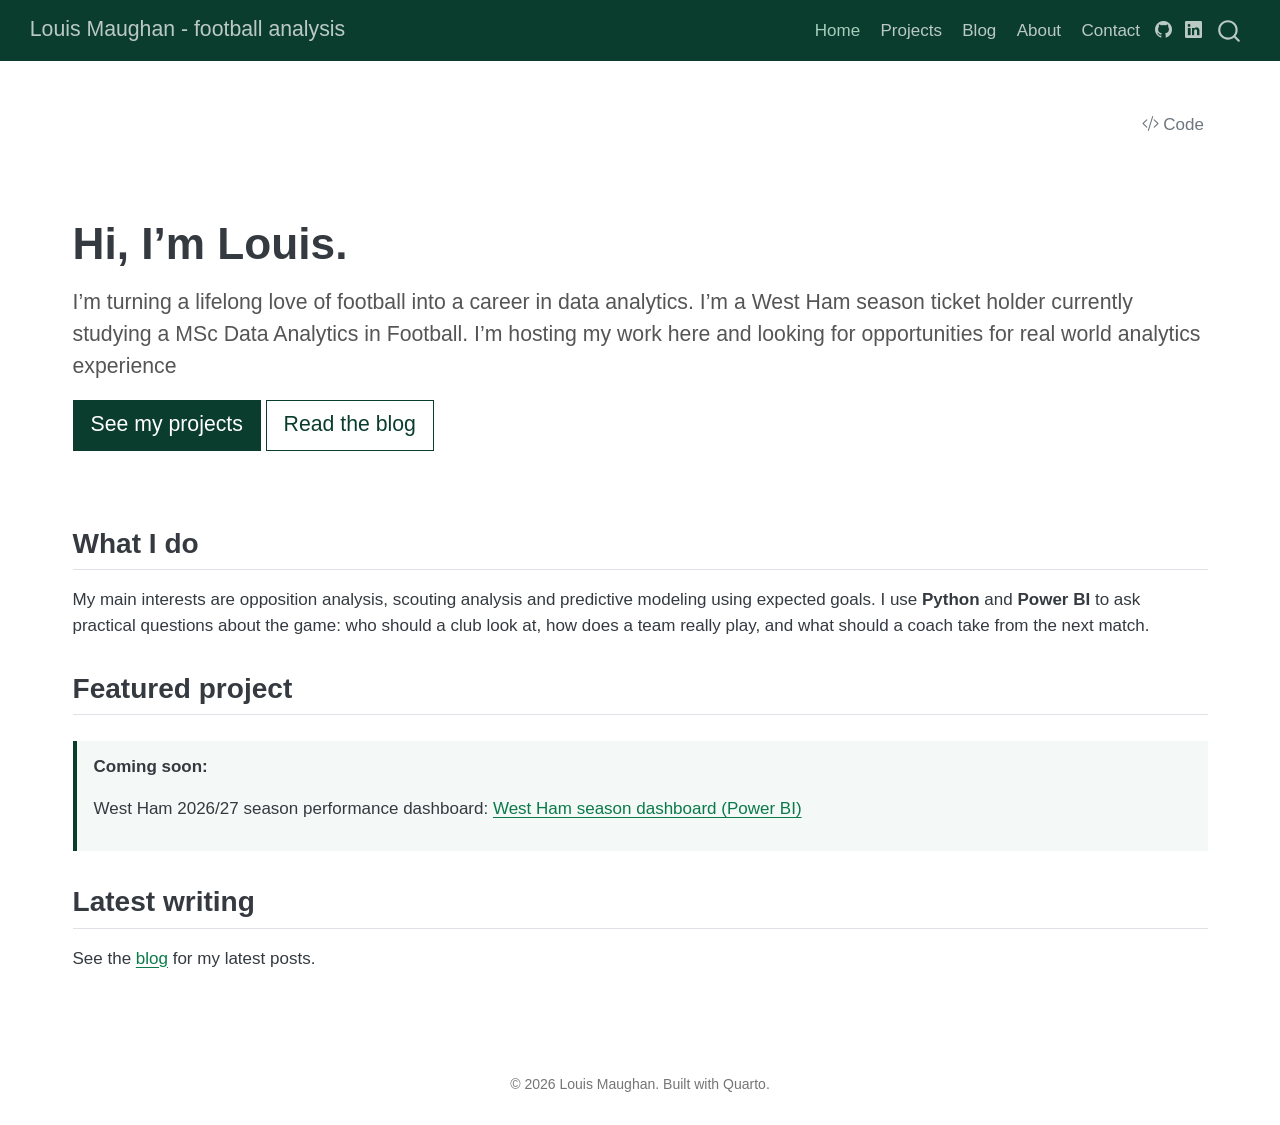
<file: index.html>
<!DOCTYPE html>
<html xmlns="http://www.w3.org/1999/xhtml" lang="en" xml:lang="en"><head>

<meta charset="utf-8">
<meta name="generator" content="quarto-1.11.9">

<meta name="viewport" content="width=device-width, initial-scale=1.0, user-scalable=yes">


<title>Louis Maughan - football analysis</title>
<style>
/* Default styles provided by pandoc.
** See https://pandoc.org/MANUAL.html#variables-for-html for config info.
*/
span.smallcaps{font-variant: small-caps;}
div.columns{display: flex; gap: 1.5em;}
div.column{flex: auto;}
@media screen {
div.columns{gap: min(4vw, 1.5em);}
div.column{overflow-x: auto;}
}
div.hanging-indent{margin-left: 1.5em; text-indent: -1.5em;}
ul.task-list{list-style: none;}
ul.task-list li input[type="checkbox"] {
  width: 0.8em;
  margin: 0 0.8em 0.2em -1em; /* quarto-specific, see https://github.com/quarto-dev/quarto-cli/issues/4556 */ 
  vertical-align: middle;
}
/* CSS for syntax highlighting */
html { -webkit-text-size-adjust: 100%; }
pre > code.sourceCode { white-space: pre; position: relative; }
pre > code.sourceCode > span { display: inline-block; line-height: 1.25; }
pre > code.sourceCode > span:empty { height: 1.2em; }
.sourceCode { overflow: visible; }
code.sourceCode > span { color: inherit; text-decoration: inherit; }
div.sourceCode { margin: 1em 0; }
pre.sourceCode { margin: 0; }
@media screen {
div.sourceCode { overflow: auto; }
}
@media print {
pre > code.sourceCode { white-space: pre-wrap; }
pre > code.sourceCode > span { text-indent: -5em; padding-left: 5em; }
}
pre.numberSource code
  { counter-reset: source-line 0; }
pre.numberSource code > span
  { position: relative; left: -4em; counter-increment: source-line; }
pre.numberSource code > span > a:first-child::before
  { content: counter(source-line);
    position: relative; left: -1em; text-align: right; vertical-align: baseline;
    border: none; display: inline-block;
    -webkit-touch-callout: none; -webkit-user-select: none;
    -khtml-user-select: none; -moz-user-select: none;
    -ms-user-select: none; user-select: none;
    padding: 0 4px; width: 4em;
  }
pre.numberSource { margin-left: 3em;  padding-left: 4px; }
div.sourceCode
  {   }
@media screen {
pre > code.sourceCode > span > a:first-child::before { text-decoration: underline; }
}
</style>


<script src="site_libs/quarto-nav/quarto-nav.js"></script>
<script src="site_libs/quarto-nav/headroom.min.js"></script>
<script src="site_libs/clipboard/clipboard.min.js"></script>
<script src="site_libs/quarto-search/autocomplete.umd.js"></script>
<script src="site_libs/quarto-search/fuse.min.js"></script>
<script src="site_libs/quarto-search/quarto-search.js"></script>
<meta name="quarto:offset" content="./">
<link href="./favicon.png" rel="icon" type="image/png">
<script src="site_libs/quarto-html/quarto.js" type="module"></script>
<script src="site_libs/quarto-html/tabsets/tabsets.js" type="module"></script>
<script src="site_libs/quarto-html/scrollable-regions/scrollable-regions.js" type="module"></script>
<script src="site_libs/quarto-html/popper.min.js"></script>
<script src="site_libs/quarto-html/tippy.umd.min.js"></script>
<script src="site_libs/quarto-html/anchor.min.js"></script>
<link href="site_libs/quarto-html/tippy.css" rel="stylesheet">
<link href="site_libs/quarto-html/quarto-syntax-highlighting-63b5708e65d6cd79cd7618c58d0c21e7.css" rel="stylesheet" id="quarto-text-highlighting-styles">
<script src="site_libs/bootstrap/bootstrap.min.js"></script>
<link href="site_libs/bootstrap/bootstrap-icons.css" rel="stylesheet">
<link href="site_libs/bootstrap/bootstrap-aab86a7b5dbd2cdbcfb85e33983b7737.min.css" rel="stylesheet" append-hash="true" id="quarto-bootstrap" data-mode="light">
<script id="quarto-search-options" type="application/json">{
  "location": "navbar",
  "copy-button": false,
  "collapse-after": 3,
  "panel-placement": "end",
  "type": "overlay",
  "limit": 50,
  "keyboard-shortcut": [
    "f",
    "/",
    "s"
  ],
  "show-item-context": false,
  "language": {
    "search-no-results-text": "No results",
    "search-matching-documents-text": "matching documents",
    "search-copy-link-title": "Copy link to search",
    "search-hide-matches-text": "Hide additional matches",
    "search-more-match-text": "more match in this document",
    "search-more-matches-text": "more matches in this document",
    "search-clear-button-title": "Clear",
    "search-text-placeholder": "",
    "search-detached-cancel-button-title": "Cancel",
    "search-submit-button-title": "Submit",
    "search-label": "Search"
  }
}</script>


</head>

<body class="nav-fixed quarto-light"><a id="quarto-skip-link" class="visually-hidden-focusable" href="#quarto-document-content">Skip to main content</a>

<div id="quarto-search-results"></div>
  <header id="quarto-header" class="headroom fixed-top">
    <nav class="navbar navbar-expand-lg " data-bs-theme="dark" aria-label="Site">
      <div class="navbar-container container-fluid">
      <div class="navbar-brand-container mx-auto">
    <a class="navbar-brand" href="./index.html">
    <span class="navbar-title">Louis Maughan - football analysis</span>
    </a>
  </div>
          <button class="navbar-toggler" type="button" data-bs-toggle="collapse" data-bs-target="#navbarCollapse" aria-controls="navbarCollapse" aria-expanded="false" aria-label="Toggle navigation" onclick="if (window.quartoToggleHeadroom) { window.quartoToggleHeadroom(); }">
  <span class="navbar-toggler-icon"></span>
</button>
          <div class="collapse navbar-collapse" id="navbarCollapse">
            <ul class="navbar-nav navbar-nav-scroll ms-auto">
  <li class="nav-item">
    <a class="nav-link active" href="./index.html" aria-current="page"> 
<span class="menu-text">Home</span></a>
  </li>  
  <li class="nav-item">
    <a class="nav-link" href="./projects/index.html"> 
<span class="menu-text">Projects</span></a>
  </li>  
  <li class="nav-item">
    <a class="nav-link" href="./blog/index.html"> 
<span class="menu-text">Blog</span></a>
  </li>  
  <li class="nav-item">
    <a class="nav-link" href="./about.html"> 
<span class="menu-text">About</span></a>
  </li>  
  <li class="nav-item">
    <a class="nav-link" href="./contact.html"> 
<span class="menu-text">Contact</span></a>
  </li>  
</ul>
          </div> <!-- /navcollapse -->
            <div class="quarto-navbar-tools">
    <a href="https://github.com/louismaughan" title="" class="quarto-navigation-tool px-1" aria-label=""><i class="bi bi-github"></i></a>
    <a href="https://www.linkedin.com/in/louismaughan" title="" class="quarto-navigation-tool px-1" aria-label=""><i class="bi bi-linkedin"></i></a>
</div>
            <div id="quarto-search" class="" title="Search"></div>
      </div> <!-- /container-fluid -->
    </nav>
</header>
<!-- content -->
<div id="quarto-content" class="quarto-container page-columns page-rows-contents page-layout-full page-navbar">
<!-- sidebar -->
<!-- margin-sidebar -->
    
<!-- main -->
<main class="content column-page" id="quarto-document-content" tabindex="-1"><header id="title-block-header" class="quarto-title-block"><h1 class="title display-7"></h1></header><div class="quarto-title-block"><div class="quarto-title-tools-only"><button type="button" class="btn code-tools-button" id="quarto-code-tools-source"><i class="bi"></i> Code</button></div></div>




<section id="hi-im-louis." class="level1 hero">
<h1>Hi, I’m Louis.</h1>
<p class="tagline">
I’m turning a lifelong love of football into a career in data analytics. I’m a West Ham season ticket holder currently studying a MSc Data Analytics in Football. I’m hosting my work here and looking for opportunities for real world analytics experience
</p>
<p><a href="./projects/index.html" class="btn btn-primary btn-lg">See my projects</a> <a href="./blog/index.html" class="btn btn-outline-primary btn-lg">Read the blog</a></p>
</section>
<section id="what-i-do" class="level2">
<h2 class="anchored" data-anchor-id="what-i-do">What I do</h2>
<p>My main interests are opposition analysis, scouting analysis and predictive modeling using expected goals. I use <strong>Python</strong> and <strong>Power BI</strong> to ask practical questions about the game: who should a club look at, how does a team really play, and what should a coach take from the next match.</p>
</section>
<section id="featured-project" class="level2">
<h2 class="anchored" data-anchor-id="featured-project">Featured project</h2>
<div class="callout-box">
<p><strong>Coming soon:</strong></p>
<p>West Ham 2026/27 season performance dashboard: <a href="./projects/recruitment-dashboard.html">West Ham season dashboard (Power BI)</a></p>
</div>
</section>
<section id="latest-writing" class="level2">
<h2 class="anchored" data-anchor-id="latest-writing">Latest writing</h2>
<p>See the <a href="./blog/index.html">blog</a> for my latest posts.</p>


<!-- -->

</section>

</main> <!-- /main -->
<script id="quarto-html-after-body" type="application/javascript">
  window.document.addEventListener("DOMContentLoaded", function (event) {
    const icon = "";
    const anchorJS = new window.AnchorJS();
    anchorJS.options = {
      placement: 'right',
      icon: icon
    };
    anchorJS.add('.anchored');
    const isCodeAnnotation = (el) => {
      for (const clz of el.classList) {
        if (clz.startsWith('code-annotation-')) {                     
          return true;
        }
      }
      return false;
    }
    const onCopySuccess = function(e) {
      // button target
      const button = e.trigger;
      // don't keep focus
      button.blur();
      // flash "checked"
      button.classList.add('code-copy-button-checked');
      var currentTitle = button.getAttribute("title");
      button.setAttribute("title", "Copied!");
      let tooltip;
      if (window.bootstrap) {
        button.setAttribute("data-bs-toggle", "tooltip");
        button.setAttribute("data-bs-placement", "left");
        button.setAttribute("data-bs-title", "Copied!");
        tooltip = new bootstrap.Tooltip(button, 
          { trigger: "manual", 
            customClass: "code-copy-button-tooltip",
            offset: [0, -8]});
        tooltip.show();    
      }
      setTimeout(function() {
        if (tooltip) {
          tooltip.hide();
          button.removeAttribute("data-bs-title");
          button.removeAttribute("data-bs-toggle");
          button.removeAttribute("data-bs-placement");
        }
        button.setAttribute("title", currentTitle);
        button.classList.remove('code-copy-button-checked');
      }, 1000);
      // clear code selection
      e.clearSelection();
    }
    const getTextToCopy = function(trigger) {
      const outerScaffold = trigger.parentElement.cloneNode(true);
      const codeEl = outerScaffold.querySelector('code');
      for (const childEl of codeEl.children) {
        if (isCodeAnnotation(childEl)) {
          childEl.remove();
        }
      }
      return codeEl.innerText;
    }
    const clipboard = new window.ClipboardJS('.code-copy-button:not([data-in-quarto-modal])', {
      text: getTextToCopy
    });
    clipboard.on('success', onCopySuccess);
    if (window.document.getElementById('quarto-embedded-source-code-modal')) {
      const clipboardModal = new window.ClipboardJS('.code-copy-button[data-in-quarto-modal]', {
        text: getTextToCopy,
        container: window.document.getElementById('quarto-embedded-source-code-modal')
      });
      clipboardModal.on('success', onCopySuccess);
    }
    const viewSource = window.document.getElementById('quarto-view-source') ||
                       window.document.getElementById('quarto-code-tools-source');
    if (viewSource) {
      const sourceUrl = viewSource.getAttribute("data-quarto-source-url");
      viewSource.addEventListener("click", function(e) {
        if (sourceUrl) {
          // rstudio viewer pane
          if (/\bcapabilities=\b/.test(window.location)) {
            window.open(sourceUrl);
          } else {
            window.location.href = sourceUrl;
          }
        } else {
          const modal = new bootstrap.Modal(document.getElementById('quarto-embedded-source-code-modal'));
          modal.show();
        }
        return false;
      });
    }
    function toggleCodeHandler(show) {
      return function(e) {
        const cellDetails = window.document.querySelectorAll(".cell details.code-fold");
        for (let i=0; i<cellDetails.length; i++) {
          const details = cellDetails[i];
          if (show) {
            details.open = true;
          } else {
            details.removeAttribute("open");
          }
        }
        const cellCodeDivs = window.document.querySelectorAll(".cell div.sourceCode.cell-code");
        const fromCls = show ? "hidden" : "unhidden";
        const toCls = show ? "unhidden" : "hidden";
        for (let i=0; i<cellCodeDivs.length; i++) {
          const codeDiv = cellCodeDivs[i];
          if (codeDiv.classList.contains(fromCls)) {
            codeDiv.classList.remove(fromCls);
            codeDiv.classList.add(toCls);
          } 
        }
        return false;
      }
    }
    const hideAllCode = window.document.getElementById("quarto-hide-all-code");
    if (hideAllCode) {
      hideAllCode.addEventListener("click", toggleCodeHandler(false));
    }
    const showAllCode = window.document.getElementById("quarto-show-all-code");
    if (showAllCode) {
      showAllCode.addEventListener("click", toggleCodeHandler(true));
    }
      var localhostRegex = new RegExp(/^(?:http|https):\/\/localhost\:?[0-9]*\//);
      var mailtoRegex = new RegExp(/^mailto:/);
        var filterRegex = new RegExp("https:\/\/louismaughan\.github\.io\/louis-portfolio");
      const newWindowLabel = "(opens in a new tab)";
      const newWindowNoteId = "quarto-ext-newwindow-label";
      // Links reference one hidden label through aria-describedby, so the
      // announcement never changes their accessible name.
      var describeNewWindow = (link) => {
        if (!window.document.getElementById(newWindowNoteId)) {
          var newWindowNote = window.document.createElement("span");
          newWindowNote.id = newWindowNoteId;
          newWindowNote.hidden = true;
          newWindowNote.textContent = newWindowLabel;
          window.document.body.appendChild(newWindowNote);
        }
        var describedBy = (link.getAttribute("aria-describedby") || "").split(/\s+/).filter(Boolean);
        if (!describedBy.includes(newWindowNoteId)) {
          describedBy.push(newWindowNoteId);
          link.setAttribute("aria-describedby", describedBy.join(" "));
        }
      }
      var isInternal = (href) => {
          return filterRegex.test(href) || localhostRegex.test(href) || mailtoRegex.test(href);
      }
      // Inspect non-navigation links and adorn them if external
      window.quartoDecorateExternalLinks = function (root) {
     var links = (root || window.document).querySelectorAll('a[href]:not(.nav-link):not(.navbar-brand):not(.toc-action):not(.sidebar-link):not(.sidebar-item-toggle):not(.pagination-link):not(.no-external):not([aria-hidden]):not(.dropdown-item):not(.quarto-navigation-tool):not(.about-link)');
      for (var i=0; i<links.length; i++) {
        const link = links[i];
        if (!isInternal(link.href)) {
          // undo the damage that might have been done by quarto-nav.js in the case of
          // links that we want to consider external
          if (link.dataset.originalHref !== undefined) {
            link.href = link.dataset.originalHref;
          }
            // target, if specified
            link.setAttribute("target", "_blank");
            if (link.getAttribute("rel") === null) {
              link.setAttribute("rel", "noopener");
            }
            describeNewWindow(link);
          if (!link.classList.contains('no-external-icon')) {
          }
        }
      }
      };
      window.quartoDecorateExternalLinks(window.document);
    // Esc closes the popup (WCAG 1.4.13) and focus leaving both trigger and
    // popup closes it (WCAG 2.4.11); tippy handles neither for interactive popups.
    const hideOnEscAndFocusOut = {
      name: 'hideOnEscAndFocusOut',
      defaultValue: true,
      fn(instance) {
        const dismiss = () => {
          // A show scheduled by the trigger delay would otherwise reopen it
          instance.clearDelayTimeouts();
          instance.hide();
        };
        const onKeyDown = (event) => {
          if (event.key !== 'Escape') {
            return;
          }
          // Keep Esc from also reaching page handlers (e.g. reveal.js overview),
          // except an open reveal.js slide menu, which Esc should close too.
          // The menu handles keys only when its keyboard option is on.
          const menuHandlesEsc = window.Reveal?.getPlugin?.('menu')?.isOpen() &&
            window.Reveal.getConfig().menu?.keyboard !== false;
          if (!menuHandlesEsc) {
            event.stopPropagation();
          }
          if (instance.popper.contains(window.document.activeElement)) {
            // Disabled while refocusing so the focus trigger does not reopen it
            instance.disable();
            instance.reference.focus();
            instance.enable();
          }
          dismiss();
        };
        const onFocusOut = (event) => {
          const target = event.relatedTarget;
          if (target && !instance.reference.contains(target) &&
              !instance.popper.contains(target)) {
            dismiss();
          }
        };
        // On the trigger too: a click trigger (code-annotations: select) has no
        // blur handling. Attached for the instance's lifetime so leaving the
        // trigger also cancels a show still pending on the trigger delay.
        instance.reference.addEventListener('focusout', onFocusOut);
        return {
          onShow() {
            window.document.addEventListener('keydown', onKeyDown, true);
            instance.popper.addEventListener('focusout', onFocusOut);
          },
          onHide() {
            window.document.removeEventListener('keydown', onKeyDown, true);
            instance.popper.removeEventListener('focusout', onFocusOut);
          },
          onDestroy() {
            instance.reference.removeEventListener('focusout', onFocusOut);
          },
        };
      },
    };
    function tippyHover(el, contentFn, onTriggerFn, onUntriggerFn) {
      const config = {
        allowHTML: true,
        maxWidth: 500,
        delay: 100,
        arrow: false,
        appendTo: function(el) {
            return el.parentElement;
        },
        interactive: true,
        interactiveBorder: 10,
        theme: 'quarto',
        placement: 'bottom-start',
        plugins: [hideOnEscAndFocusOut],
      };
      if (contentFn) {
        config.content = contentFn;
      }
      if (onTriggerFn) {
        config.onTrigger = onTriggerFn;
      }
      if (onUntriggerFn) {
        config.onUntrigger = onUntriggerFn;
      }
      window.tippy(el, config); 
    }
    const noterefs = window.document.querySelectorAll('a[role="doc-noteref"]');
    for (var i=0; i<noterefs.length; i++) {
      const ref = noterefs[i];
      tippyHover(ref, function() {
        // use id or data attribute instead here
        let href = ref.getAttribute('data-footnote-href') || ref.getAttribute('href');
        try { href = new URL(href).hash; } catch {}
        const id = href.replace(/^#\/?/, "");
        const note = window.document.getElementById(id);
        if (note) {
          return note.innerHTML;
        } else {
          return "";
        }
      });
    }
    const xrefs = window.document.querySelectorAll('a.quarto-xref');
    const processXRef = (id, note) => {
      // Strip column container classes
      const stripColumnClz = (el) => {
        el.classList.remove("page-full", "page-columns");
        if (el.children) {
          for (const child of el.children) {
            stripColumnClz(child);
          }
        }
      }
      stripColumnClz(note)
      if (id === null || id.startsWith('sec-')) {
        // Special case sections, only their first couple elements
        const container = document.createElement("div");
        if (note.children && note.children.length > 2) {
          container.appendChild(note.children[0].cloneNode(true));
          for (let i = 1; i < note.children.length; i++) {
            const child = note.children[i];
            if (child.tagName === "P" && child.innerText === "") {
              continue;
            } else {
              container.appendChild(child.cloneNode(true));
              break;
            }
          }
          if (window.Quarto?.typesetMath) {
            window.Quarto.typesetMath(container);
          }
          return container.innerHTML
        } else {
          if (window.Quarto?.typesetMath) {
            window.Quarto.typesetMath(note);
          }
          return note.innerHTML;
        }
      } else {
        // Remove any anchor links if they are present
        const anchorLink = note.querySelector('a.anchorjs-link');
        if (anchorLink) {
          anchorLink.remove();
        }
        if (window.Quarto?.typesetMath) {
          window.Quarto.typesetMath(note);
        }
        if (note.classList.contains("callout")) {
          return note.outerHTML;
        } else {
          return note.innerHTML;
        }
      }
    }
    for (var i=0; i<xrefs.length; i++) {
      const xref = xrefs[i];
      tippyHover(xref, undefined, function(instance) {
        instance.disable();
        let url = xref.getAttribute('href');
        let hash = undefined; 
        if (url.startsWith('#')) {
          hash = url;
        } else {
          try { hash = new URL(url).hash; } catch {}
        }
        if (hash) {
          const id = hash.replace(/^#\/?/, "");
          const note = window.document.getElementById(id);
          if (note !== null) {
            try {
              const html = processXRef(id, note.cloneNode(true));
              instance.setContent(html);
            } finally {
              instance.enable();
              instance.show();
            }
          } else {
            // See if we can fetch this
            fetch(url.split('#')[0])
            .then(res => res.text())
            .then(html => {
              const parser = new DOMParser();
              const htmlDoc = parser.parseFromString(html, "text/html");
              const note = htmlDoc.getElementById(id);
              if (note !== null) {
                const html = processXRef(id, note);
                instance.setContent(html);
              } 
            }).finally(() => {
              instance.enable();
              instance.show();
            });
          }
        } else {
          // See if we can fetch a full url (with no hash to target)
          // This is a special case and we should probably do some content thinning / targeting
          fetch(url)
          .then(res => res.text())
          .then(html => {
            const parser = new DOMParser();
            const htmlDoc = parser.parseFromString(html, "text/html");
            const note = htmlDoc.querySelector('main.content');
            if (note !== null) {
              // This should only happen for chapter cross references
              // (since there is no id in the URL)
              // remove the first header
              if (note.children.length > 0 && note.children[0].tagName === "HEADER") {
                note.children[0].remove();
              }
              const html = processXRef(null, note);
              instance.setContent(html);
            } 
          }).finally(() => {
            instance.enable();
            instance.show();
          });
        }
      }, function(instance) {
      });
    }
        let selectedAnnoteEl;
        const selectorForAnnotation = ( cell, annotation) => {
          let cellAttr = 'data-code-cell="' + cell + '"';
          let lineAttr = 'data-code-annotation="' +  annotation + '"';
          const selector = 'span[' + cellAttr + '][' + lineAttr + ']';
          return selector;
        }
        const selectCodeLines = (annoteEl) => {
          const doc = window.document;
          const targetCell = annoteEl.getAttribute("data-target-cell");
          const targetAnnotation = annoteEl.getAttribute("data-target-annotation");
          const annoteSpan = window.document.querySelector(selectorForAnnotation(targetCell, targetAnnotation));
          const lines = annoteSpan.getAttribute("data-code-lines").split(",");
          const lineIds = lines.map((line) => {
            return targetCell + "-" + line;
          })
          // Each band is positioned against its own containing block, which is
          // not the offsetParent of the lines, so place it from client rects.
          const placeBand = (band, firstEl, lastEl, codeBlock) => {
            const container = band.offsetParent;
            if (container === null) {
              return;
            }
            const containerRect = container.getBoundingClientRect();
            // Reveal.js scales slides with a transform, so convert client
            // pixels back to the CSS pixels of the container.
            const scale = containerRect.height / container.offsetHeight || 1;
            const firstRect = firstEl.getBoundingClientRect();
            const lastRect = lastEl.getBoundingClientRect();
            const top = (firstRect.top - containerRect.top) / scale - container.clientTop + container.scrollTop;
            const height = (lastRect.bottom - firstRect.top) / scale;
            band.style.top = top - 2 + "px";
            band.style.height = height + 4 + "px";
            if (codeBlock) {
              // Without the copy button wrapper, the containing block is wider
              // than the code block, so span the code block explicitly.
              const blockRect = codeBlock.getBoundingClientRect();
              band.style.left = (blockRect.left - containerRect.left) / scale - container.clientLeft + container.scrollLeft + "px";
              band.style.width = blockRect.width / scale + "px";
            }
          };
          if (lineIds.length > 0) {
            const el = window.document.getElementById(lineIds[0]);
            const lastEl = window.document.getElementById(lineIds[lineIds.length - 1]);
            const parent = el.parentElement.parentElement;
            // cook up a div (if necessary) and position it
            let div = window.document.getElementById("code-annotation-line-highlight");
            if (div === null) {
              div = window.document.createElement("div");
              div.setAttribute("id", "code-annotation-line-highlight");
              div.style.position = 'absolute';
              parent.appendChild(div);
            }
            placeBand(div, el, lastEl, parent.closest("div.sourceCode") || parent);
            let gutterDiv = window.document.getElementById("code-annotation-line-highlight-gutter");
            if (gutterDiv === null) {
              gutterDiv = window.document.createElement("div");
              gutterDiv.setAttribute("id", "code-annotation-line-highlight-gutter");
              gutterDiv.style.position = 'absolute';
              const codeCell = window.document.getElementById(targetCell);
              const gutter = codeCell.querySelector('.code-annotation-gutter');
              gutter.appendChild(gutterDiv);
            }
            placeBand(gutterDiv, el, lastEl);
            selectedAnnoteEl = annoteEl;
          }
        };
        const unselectCodeLines = () => {
          const elementsIds = ["code-annotation-line-highlight", "code-annotation-line-highlight-gutter"];
          elementsIds.forEach((elId) => {
            const div = window.document.getElementById(elId);
            if (div) {
              div.remove();
            }
          });
          selectedAnnoteEl = undefined;
        };
          // Handle positioning of the toggle
      window.addEventListener(
        "resize",
        throttle(() => {
          elRect = undefined;
          if (selectedAnnoteEl) {
            selectCodeLines(selectedAnnoteEl);
          }
        }, 10)
      );
      function throttle(fn, ms) {
      let throttle = false;
      let timer;
        return (...args) => {
          if(!throttle) { // first call gets through
              fn.apply(this, args);
              throttle = true;
          } else { // all the others get throttled
              if(timer) clearTimeout(timer); // cancel #2
              timer = setTimeout(() => {
                fn.apply(this, args);
                timer = throttle = false;
              }, ms);
          }
        };
      }
        // Attach click handler to the DT
        const annoteDls = window.document.querySelectorAll('dt[data-target-cell]');
        for (const annoteDlNode of annoteDls) {
          annoteDlNode.addEventListener('click', (event) => {
            const clickedEl = event.target;
            if (clickedEl !== selectedAnnoteEl) {
              unselectCodeLines();
              const activeEl = window.document.querySelector('dt[data-target-cell].code-annotation-active');
              if (activeEl) {
                activeEl.classList.remove('code-annotation-active');
              }
              selectCodeLines(clickedEl);
              clickedEl.classList.add('code-annotation-active');
            } else {
              // Unselect the line
              unselectCodeLines();
              clickedEl.classList.remove('code-annotation-active');
            }
          });
        }
    const findCites = (el) => {
      const parentEl = el.parentElement;
      if (parentEl) {
        const cites = parentEl.dataset.cites;
        if (cites) {
          return {
            el,
            cites: cites.split(' ')
          };
        } else {
          return findCites(el.parentElement)
        }
      } else {
        return undefined;
      }
    };
    var bibliorefs = window.document.querySelectorAll('a[role="doc-biblioref"]');
    for (var i=0; i<bibliorefs.length; i++) {
      const ref = bibliorefs[i];
      const citeInfo = findCites(ref);
      if (citeInfo) {
        tippyHover(citeInfo.el, function() {
          var popup = window.document.createElement('div');
          citeInfo.cites.forEach(function(cite) {
            var citeDiv = window.document.createElement('div');
            citeDiv.classList.add('hanging-indent');
            citeDiv.classList.add('csl-entry');
            var biblioDiv = window.document.getElementById('ref-' + cite);
            if (biblioDiv) {
              citeDiv.innerHTML = biblioDiv.innerHTML;
            }
            popup.appendChild(citeDiv);
          });
          return popup.innerHTML;
        });
      }
    }
  });
  </script>
  <script type="application/javascript">
  window.quartoScrollableRegionsLabels = {"code":"Scrollable code","output":"Scrollable output"};
  </script><div class="modal fade" id="quarto-embedded-source-code-modal" tabindex="-1" aria-labelledby="quarto-embedded-source-code-modal-label" aria-hidden="true"><div class="modal-dialog modal-dialog-scrollable"><div class="modal-content"><div class="modal-header"><h5 class="modal-title" id="quarto-embedded-source-code-modal-label">Source Code</h5><button class="btn-close" data-bs-dismiss="modal"></button></div><div class="modal-body"><div class="">
<div class="code-copy-outer-scaffold"><div class="sourceCode" id="cb1" data-shortcodes="false"><pre class="sourceCode markdown code-with-copy"><code class="sourceCode markdown"><span id="cb1-1"><a href="#cb1-1" aria-hidden="true" tabindex="-1"></a><span class="co">---</span></span>
<span id="cb1-2"><a href="#cb1-2" aria-hidden="true" tabindex="-1"></a><span class="an">title:</span><span class="co"> ""</span></span>
<span id="cb1-3"><a href="#cb1-3" aria-hidden="true" tabindex="-1"></a><span class="an">toc:</span><span class="co"> false</span></span>
<span id="cb1-4"><a href="#cb1-4" aria-hidden="true" tabindex="-1"></a><span class="an">page-layout:</span><span class="co"> full</span></span>
<span id="cb1-5"><a href="#cb1-5" aria-hidden="true" tabindex="-1"></a><span class="co">---</span></span>
<span id="cb1-6"><a href="#cb1-6" aria-hidden="true" tabindex="-1"></a></span>
<span id="cb1-7"><a href="#cb1-7" aria-hidden="true" tabindex="-1"></a>::: {.hero}</span>
<span id="cb1-8"><a href="#cb1-8" aria-hidden="true" tabindex="-1"></a><span class="fu"># Hi, I'm Louis.</span></span>
<span id="cb1-9"><a href="#cb1-9" aria-hidden="true" tabindex="-1"></a></span>
<span id="cb1-10"><a href="#cb1-10" aria-hidden="true" tabindex="-1"></a><span class="dt">&lt;</span><span class="kw">p</span><span class="ot"> class</span><span class="op">=</span><span class="st">"tagline"</span><span class="dt">&gt;</span>I'm turning a lifelong love of football into a career in data analytics. I'm a West Ham season ticket holder currently studying a MSc Data Analytics in Football. I'm hosting my work here and looking for opportunities for real world analytics experience<span class="dt">&lt;/</span><span class="kw">p</span><span class="dt">&gt;</span></span>
<span id="cb1-11"><a href="#cb1-11" aria-hidden="true" tabindex="-1"></a></span>
<span id="cb1-12"><a href="#cb1-12" aria-hidden="true" tabindex="-1"></a><span class="co">[</span><span class="ot">See my projects</span><span class="co">](projects/index.qmd)</span>{.btn .btn-primary .btn-lg} <span class="co">[</span><span class="ot">Read the blog</span><span class="co">](blog/index.qmd)</span>{.btn .btn-outline-primary .btn-lg}</span>
<span id="cb1-13"><a href="#cb1-13" aria-hidden="true" tabindex="-1"></a>:::</span>
<span id="cb1-14"><a href="#cb1-14" aria-hidden="true" tabindex="-1"></a></span>
<span id="cb1-15"><a href="#cb1-15" aria-hidden="true" tabindex="-1"></a><span class="fu">## What I do</span></span>
<span id="cb1-16"><a href="#cb1-16" aria-hidden="true" tabindex="-1"></a></span>
<span id="cb1-17"><a href="#cb1-17" aria-hidden="true" tabindex="-1"></a>My main interests are opposition analysis, scouting analysis and predictive modeling using expected goals. I use **Python** and **Power BI** to ask practical questions about the game: who should a club look at, how does a team really play, and what should a coach take from the next match.</span>
<span id="cb1-18"><a href="#cb1-18" aria-hidden="true" tabindex="-1"></a></span>
<span id="cb1-19"><a href="#cb1-19" aria-hidden="true" tabindex="-1"></a><span class="fu">## Featured project</span></span>
<span id="cb1-20"><a href="#cb1-20" aria-hidden="true" tabindex="-1"></a></span>
<span id="cb1-21"><a href="#cb1-21" aria-hidden="true" tabindex="-1"></a>::: {.callout-box}</span>
<span id="cb1-22"><a href="#cb1-22" aria-hidden="true" tabindex="-1"></a>**Coming soon:**</span>
<span id="cb1-23"><a href="#cb1-23" aria-hidden="true" tabindex="-1"></a></span>
<span id="cb1-24"><a href="#cb1-24" aria-hidden="true" tabindex="-1"></a>West Ham 2026/27 season performance dashboard:</span>
<span id="cb1-25"><a href="#cb1-25" aria-hidden="true" tabindex="-1"></a><span class="co">[</span><span class="ot">West Ham season dashboard (Power BI)</span><span class="co">](projects/recruitment-dashboard.qmd)</span></span>
<span id="cb1-26"><a href="#cb1-26" aria-hidden="true" tabindex="-1"></a>:::</span>
<span id="cb1-27"><a href="#cb1-27" aria-hidden="true" tabindex="-1"></a></span>
<span id="cb1-28"><a href="#cb1-28" aria-hidden="true" tabindex="-1"></a><span class="fu">## Latest writing</span></span>
<span id="cb1-29"><a href="#cb1-29" aria-hidden="true" tabindex="-1"></a></span>
<span id="cb1-30"><a href="#cb1-30" aria-hidden="true" tabindex="-1"></a>See the <span class="co">[</span><span class="ot">blog</span><span class="co">](blog/index.qmd)</span> for my latest posts.</span></code></pre></div><button title="Copy to Clipboard" class="code-copy-button" data-in-quarto-modal=""><i class="bi"></i></button></div>
</div></div></div></div></div>
</div> <!-- /content -->
<footer class="footer">
  <div class="nav-footer">
    <div class="nav-footer-left">
      &nbsp;
    </div>   
    <div class="nav-footer-center">
<p>© 2026 Louis Maughan. Built with Quarto.</p>
</div>
    <div class="nav-footer-right">
      &nbsp;
    </div>
  </div>
</footer>




</body></html>
</file>
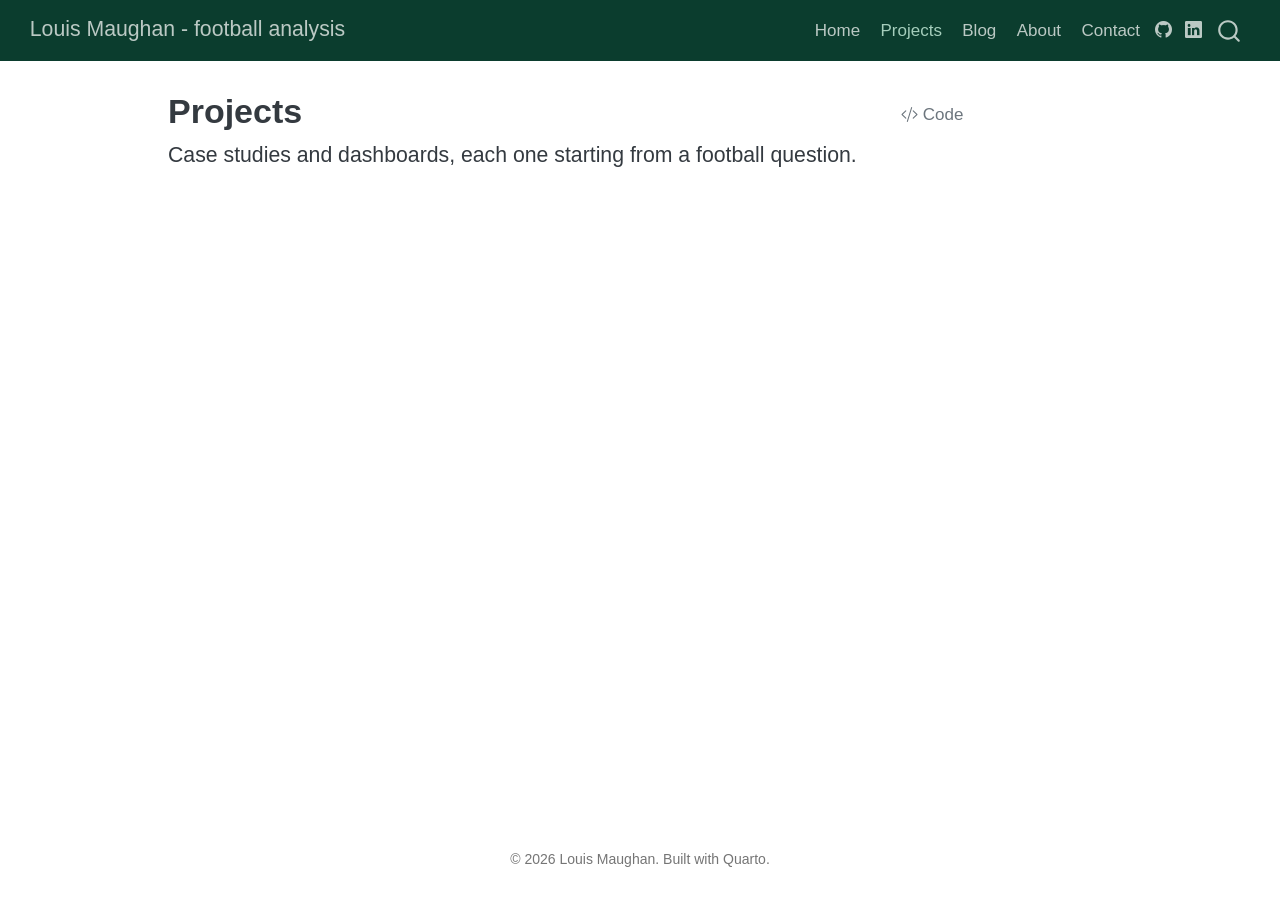
<file: projects/index.html>
<!DOCTYPE html>
<html xmlns="http://www.w3.org/1999/xhtml" lang="en" xml:lang="en"><head>

<meta charset="utf-8">
<meta name="generator" content="quarto-1.11.9">

<meta name="viewport" content="width=device-width, initial-scale=1.0, user-scalable=yes">


<title>index – Louis Maughan - football analysis</title>
<style>
/* Default styles provided by pandoc.
** See https://pandoc.org/MANUAL.html#variables-for-html for config info.
*/
span.smallcaps{font-variant: small-caps;}
div.columns{display: flex; gap: 1.5em;}
div.column{flex: auto;}
@media screen {
div.columns{gap: min(4vw, 1.5em);}
div.column{overflow-x: auto;}
}
div.hanging-indent{margin-left: 1.5em; text-indent: -1.5em;}
ul.task-list{list-style: none;}
ul.task-list li input[type="checkbox"] {
  width: 0.8em;
  margin: 0 0.8em 0.2em -1em; /* quarto-specific, see https://github.com/quarto-dev/quarto-cli/issues/4556 */ 
  vertical-align: middle;
}
/* CSS for syntax highlighting */
html { -webkit-text-size-adjust: 100%; }
pre > code.sourceCode { white-space: pre; position: relative; }
pre > code.sourceCode > span { display: inline-block; line-height: 1.25; }
pre > code.sourceCode > span:empty { height: 1.2em; }
.sourceCode { overflow: visible; }
code.sourceCode > span { color: inherit; text-decoration: inherit; }
div.sourceCode { margin: 1em 0; }
pre.sourceCode { margin: 0; }
@media screen {
div.sourceCode { overflow: auto; }
}
@media print {
pre > code.sourceCode { white-space: pre-wrap; }
pre > code.sourceCode > span { text-indent: -5em; padding-left: 5em; }
}
pre.numberSource code
  { counter-reset: source-line 0; }
pre.numberSource code > span
  { position: relative; left: -4em; counter-increment: source-line; }
pre.numberSource code > span > a:first-child::before
  { content: counter(source-line);
    position: relative; left: -1em; text-align: right; vertical-align: baseline;
    border: none; display: inline-block;
    -webkit-touch-callout: none; -webkit-user-select: none;
    -khtml-user-select: none; -moz-user-select: none;
    -ms-user-select: none; user-select: none;
    padding: 0 4px; width: 4em;
  }
pre.numberSource { margin-left: 3em;  padding-left: 4px; }
div.sourceCode
  {   }
@media screen {
pre > code.sourceCode > span > a:first-child::before { text-decoration: underline; }
}
</style>


<script src="../site_libs/quarto-nav/quarto-nav.js"></script>
<script src="../site_libs/quarto-nav/headroom.min.js"></script>
<script src="../site_libs/clipboard/clipboard.min.js"></script>
<script src="../site_libs/quarto-search/autocomplete.umd.js"></script>
<script src="../site_libs/quarto-search/fuse.min.js"></script>
<script src="../site_libs/quarto-search/quarto-search.js"></script>
<meta name="quarto:offset" content="../">
<link href="../favicon.png" rel="icon" type="image/png">
<script src="../site_libs/quarto-html/quarto.js" type="module"></script>
<script src="../site_libs/quarto-html/tabsets/tabsets.js" type="module"></script>
<script src="../site_libs/quarto-html/scrollable-regions/scrollable-regions.js" type="module"></script>
<script src="../site_libs/quarto-html/popper.min.js"></script>
<script src="../site_libs/quarto-html/tippy.umd.min.js"></script>
<script src="../site_libs/quarto-html/anchor.min.js"></script>
<link href="../site_libs/quarto-html/tippy.css" rel="stylesheet">
<link href="../site_libs/quarto-html/quarto-syntax-highlighting-63b5708e65d6cd79cd7618c58d0c21e7.css" rel="stylesheet" id="quarto-text-highlighting-styles">
<script src="../site_libs/bootstrap/bootstrap.min.js"></script>
<link href="../site_libs/bootstrap/bootstrap-icons.css" rel="stylesheet">
<link href="../site_libs/bootstrap/bootstrap-aab86a7b5dbd2cdbcfb85e33983b7737.min.css" rel="stylesheet" append-hash="true" id="quarto-bootstrap" data-mode="light">
<script id="quarto-search-options" type="application/json">{
  "location": "navbar",
  "copy-button": false,
  "collapse-after": 3,
  "panel-placement": "end",
  "type": "overlay",
  "limit": 50,
  "keyboard-shortcut": [
    "f",
    "/",
    "s"
  ],
  "show-item-context": false,
  "language": {
    "search-no-results-text": "No results",
    "search-matching-documents-text": "matching documents",
    "search-copy-link-title": "Copy link to search",
    "search-hide-matches-text": "Hide additional matches",
    "search-more-match-text": "more match in this document",
    "search-more-matches-text": "more matches in this document",
    "search-clear-button-title": "Clear",
    "search-text-placeholder": "",
    "search-detached-cancel-button-title": "Cancel",
    "search-submit-button-title": "Submit",
    "search-label": "Search"
  }
}</script>


</head>

<body class="nav-fixed quarto-light"><a id="quarto-skip-link" class="visually-hidden-focusable" href="#quarto-document-content">Skip to main content</a>

<div id="quarto-search-results"></div>
  <header id="quarto-header" class="headroom fixed-top">
    <nav class="navbar navbar-expand-lg " data-bs-theme="dark" aria-label="Site">
      <div class="navbar-container container-fluid">
      <div class="navbar-brand-container mx-auto">
    <a class="navbar-brand" href="../index.html">
    <span class="navbar-title">Louis Maughan - football analysis</span>
    </a>
  </div>
          <button class="navbar-toggler" type="button" data-bs-toggle="collapse" data-bs-target="#navbarCollapse" aria-controls="navbarCollapse" aria-expanded="false" aria-label="Toggle navigation" onclick="if (window.quartoToggleHeadroom) { window.quartoToggleHeadroom(); }">
  <span class="navbar-toggler-icon"></span>
</button>
          <div class="collapse navbar-collapse" id="navbarCollapse">
            <ul class="navbar-nav navbar-nav-scroll ms-auto">
  <li class="nav-item">
    <a class="nav-link" href="../index.html"> 
<span class="menu-text">Home</span></a>
  </li>  
  <li class="nav-item">
    <a class="nav-link active" href="../projects/index.html" aria-current="page"> 
<span class="menu-text">Projects</span></a>
  </li>  
  <li class="nav-item">
    <a class="nav-link" href="../blog/index.html"> 
<span class="menu-text">Blog</span></a>
  </li>  
  <li class="nav-item">
    <a class="nav-link" href="../about.html"> 
<span class="menu-text">About</span></a>
  </li>  
  <li class="nav-item">
    <a class="nav-link" href="../contact.html"> 
<span class="menu-text">Contact</span></a>
  </li>  
</ul>
          </div> <!-- /navcollapse -->
            <div class="quarto-navbar-tools">
    <a href="https://github.com/louismaughan" title="" class="quarto-navigation-tool px-1" aria-label=""><i class="bi bi-github"></i></a>
    <a href="https://www.linkedin.com/in/louismaughan" title="" class="quarto-navigation-tool px-1" aria-label=""><i class="bi bi-linkedin"></i></a>
</div>
            <div id="quarto-search" class="" title="Search"></div>
      </div> <!-- /container-fluid -->
    </nav>
</header>
<!-- content -->
<div id="quarto-content" class="quarto-container page-columns page-rows-contents page-layout-article page-navbar">
<!-- sidebar -->
<!-- margin-sidebar -->
    <div id="quarto-margin-sidebar" class="sidebar margin-sidebar zindex-bottom">
        
    </div>
<!-- main -->
<main class="content" id="quarto-document-content" tabindex="-1">

<header id="title-block-header" class="quarto-title-block default">
<div class="quarto-title">
<div class="quarto-title-block"><div><h1 class="title">Projects</h1><button type="button" class="btn code-tools-button" id="quarto-code-tools-source"><i class="bi"></i> Code</button></div></div>
<p class="subtitle lead">Case studies and dashboards, each one starting from a football question.</p>
</div>



<div class="quarto-title-meta">

    
  
    
  </div>
  


</header>




<!-- -->


</main> <!-- /main -->
<script id="quarto-html-after-body" type="application/javascript">
  window.document.addEventListener("DOMContentLoaded", function (event) {
    const icon = "";
    const anchorJS = new window.AnchorJS();
    anchorJS.options = {
      placement: 'right',
      icon: icon
    };
    anchorJS.add('.anchored');
    const isCodeAnnotation = (el) => {
      for (const clz of el.classList) {
        if (clz.startsWith('code-annotation-')) {                     
          return true;
        }
      }
      return false;
    }
    const onCopySuccess = function(e) {
      // button target
      const button = e.trigger;
      // don't keep focus
      button.blur();
      // flash "checked"
      button.classList.add('code-copy-button-checked');
      var currentTitle = button.getAttribute("title");
      button.setAttribute("title", "Copied!");
      let tooltip;
      if (window.bootstrap) {
        button.setAttribute("data-bs-toggle", "tooltip");
        button.setAttribute("data-bs-placement", "left");
        button.setAttribute("data-bs-title", "Copied!");
        tooltip = new bootstrap.Tooltip(button, 
          { trigger: "manual", 
            customClass: "code-copy-button-tooltip",
            offset: [0, -8]});
        tooltip.show();    
      }
      setTimeout(function() {
        if (tooltip) {
          tooltip.hide();
          button.removeAttribute("data-bs-title");
          button.removeAttribute("data-bs-toggle");
          button.removeAttribute("data-bs-placement");
        }
        button.setAttribute("title", currentTitle);
        button.classList.remove('code-copy-button-checked');
      }, 1000);
      // clear code selection
      e.clearSelection();
    }
    const getTextToCopy = function(trigger) {
      const outerScaffold = trigger.parentElement.cloneNode(true);
      const codeEl = outerScaffold.querySelector('code');
      for (const childEl of codeEl.children) {
        if (isCodeAnnotation(childEl)) {
          childEl.remove();
        }
      }
      return codeEl.innerText;
    }
    const clipboard = new window.ClipboardJS('.code-copy-button:not([data-in-quarto-modal])', {
      text: getTextToCopy
    });
    clipboard.on('success', onCopySuccess);
    if (window.document.getElementById('quarto-embedded-source-code-modal')) {
      const clipboardModal = new window.ClipboardJS('.code-copy-button[data-in-quarto-modal]', {
        text: getTextToCopy,
        container: window.document.getElementById('quarto-embedded-source-code-modal')
      });
      clipboardModal.on('success', onCopySuccess);
    }
    const viewSource = window.document.getElementById('quarto-view-source') ||
                       window.document.getElementById('quarto-code-tools-source');
    if (viewSource) {
      const sourceUrl = viewSource.getAttribute("data-quarto-source-url");
      viewSource.addEventListener("click", function(e) {
        if (sourceUrl) {
          // rstudio viewer pane
          if (/\bcapabilities=\b/.test(window.location)) {
            window.open(sourceUrl);
          } else {
            window.location.href = sourceUrl;
          }
        } else {
          const modal = new bootstrap.Modal(document.getElementById('quarto-embedded-source-code-modal'));
          modal.show();
        }
        return false;
      });
    }
    function toggleCodeHandler(show) {
      return function(e) {
        const cellDetails = window.document.querySelectorAll(".cell details.code-fold");
        for (let i=0; i<cellDetails.length; i++) {
          const details = cellDetails[i];
          if (show) {
            details.open = true;
          } else {
            details.removeAttribute("open");
          }
        }
        const cellCodeDivs = window.document.querySelectorAll(".cell div.sourceCode.cell-code");
        const fromCls = show ? "hidden" : "unhidden";
        const toCls = show ? "unhidden" : "hidden";
        for (let i=0; i<cellCodeDivs.length; i++) {
          const codeDiv = cellCodeDivs[i];
          if (codeDiv.classList.contains(fromCls)) {
            codeDiv.classList.remove(fromCls);
            codeDiv.classList.add(toCls);
          } 
        }
        return false;
      }
    }
    const hideAllCode = window.document.getElementById("quarto-hide-all-code");
    if (hideAllCode) {
      hideAllCode.addEventListener("click", toggleCodeHandler(false));
    }
    const showAllCode = window.document.getElementById("quarto-show-all-code");
    if (showAllCode) {
      showAllCode.addEventListener("click", toggleCodeHandler(true));
    }
      var localhostRegex = new RegExp(/^(?:http|https):\/\/localhost\:?[0-9]*\//);
      var mailtoRegex = new RegExp(/^mailto:/);
        var filterRegex = new RegExp("https:\/\/louismaughan\.github\.io\/louis-portfolio");
      const newWindowLabel = "(opens in a new tab)";
      const newWindowNoteId = "quarto-ext-newwindow-label";
      // Links reference one hidden label through aria-describedby, so the
      // announcement never changes their accessible name.
      var describeNewWindow = (link) => {
        if (!window.document.getElementById(newWindowNoteId)) {
          var newWindowNote = window.document.createElement("span");
          newWindowNote.id = newWindowNoteId;
          newWindowNote.hidden = true;
          newWindowNote.textContent = newWindowLabel;
          window.document.body.appendChild(newWindowNote);
        }
        var describedBy = (link.getAttribute("aria-describedby") || "").split(/\s+/).filter(Boolean);
        if (!describedBy.includes(newWindowNoteId)) {
          describedBy.push(newWindowNoteId);
          link.setAttribute("aria-describedby", describedBy.join(" "));
        }
      }
      var isInternal = (href) => {
          return filterRegex.test(href) || localhostRegex.test(href) || mailtoRegex.test(href);
      }
      // Inspect non-navigation links and adorn them if external
      window.quartoDecorateExternalLinks = function (root) {
     var links = (root || window.document).querySelectorAll('a[href]:not(.nav-link):not(.navbar-brand):not(.toc-action):not(.sidebar-link):not(.sidebar-item-toggle):not(.pagination-link):not(.no-external):not([aria-hidden]):not(.dropdown-item):not(.quarto-navigation-tool):not(.about-link)');
      for (var i=0; i<links.length; i++) {
        const link = links[i];
        if (!isInternal(link.href)) {
          // undo the damage that might have been done by quarto-nav.js in the case of
          // links that we want to consider external
          if (link.dataset.originalHref !== undefined) {
            link.href = link.dataset.originalHref;
          }
            // target, if specified
            link.setAttribute("target", "_blank");
            if (link.getAttribute("rel") === null) {
              link.setAttribute("rel", "noopener");
            }
            describeNewWindow(link);
          if (!link.classList.contains('no-external-icon')) {
          }
        }
      }
      };
      window.quartoDecorateExternalLinks(window.document);
    // Esc closes the popup (WCAG 1.4.13) and focus leaving both trigger and
    // popup closes it (WCAG 2.4.11); tippy handles neither for interactive popups.
    const hideOnEscAndFocusOut = {
      name: 'hideOnEscAndFocusOut',
      defaultValue: true,
      fn(instance) {
        const dismiss = () => {
          // A show scheduled by the trigger delay would otherwise reopen it
          instance.clearDelayTimeouts();
          instance.hide();
        };
        const onKeyDown = (event) => {
          if (event.key !== 'Escape') {
            return;
          }
          // Keep Esc from also reaching page handlers (e.g. reveal.js overview),
          // except an open reveal.js slide menu, which Esc should close too.
          // The menu handles keys only when its keyboard option is on.
          const menuHandlesEsc = window.Reveal?.getPlugin?.('menu')?.isOpen() &&
            window.Reveal.getConfig().menu?.keyboard !== false;
          if (!menuHandlesEsc) {
            event.stopPropagation();
          }
          if (instance.popper.contains(window.document.activeElement)) {
            // Disabled while refocusing so the focus trigger does not reopen it
            instance.disable();
            instance.reference.focus();
            instance.enable();
          }
          dismiss();
        };
        const onFocusOut = (event) => {
          const target = event.relatedTarget;
          if (target && !instance.reference.contains(target) &&
              !instance.popper.contains(target)) {
            dismiss();
          }
        };
        // On the trigger too: a click trigger (code-annotations: select) has no
        // blur handling. Attached for the instance's lifetime so leaving the
        // trigger also cancels a show still pending on the trigger delay.
        instance.reference.addEventListener('focusout', onFocusOut);
        return {
          onShow() {
            window.document.addEventListener('keydown', onKeyDown, true);
            instance.popper.addEventListener('focusout', onFocusOut);
          },
          onHide() {
            window.document.removeEventListener('keydown', onKeyDown, true);
            instance.popper.removeEventListener('focusout', onFocusOut);
          },
          onDestroy() {
            instance.reference.removeEventListener('focusout', onFocusOut);
          },
        };
      },
    };
    function tippyHover(el, contentFn, onTriggerFn, onUntriggerFn) {
      const config = {
        allowHTML: true,
        maxWidth: 500,
        delay: 100,
        arrow: false,
        appendTo: function(el) {
            return el.parentElement;
        },
        interactive: true,
        interactiveBorder: 10,
        theme: 'quarto',
        placement: 'bottom-start',
        plugins: [hideOnEscAndFocusOut],
      };
      if (contentFn) {
        config.content = contentFn;
      }
      if (onTriggerFn) {
        config.onTrigger = onTriggerFn;
      }
      if (onUntriggerFn) {
        config.onUntrigger = onUntriggerFn;
      }
      window.tippy(el, config); 
    }
    const noterefs = window.document.querySelectorAll('a[role="doc-noteref"]');
    for (var i=0; i<noterefs.length; i++) {
      const ref = noterefs[i];
      tippyHover(ref, function() {
        // use id or data attribute instead here
        let href = ref.getAttribute('data-footnote-href') || ref.getAttribute('href');
        try { href = new URL(href).hash; } catch {}
        const id = href.replace(/^#\/?/, "");
        const note = window.document.getElementById(id);
        if (note) {
          return note.innerHTML;
        } else {
          return "";
        }
      });
    }
    const xrefs = window.document.querySelectorAll('a.quarto-xref');
    const processXRef = (id, note) => {
      // Strip column container classes
      const stripColumnClz = (el) => {
        el.classList.remove("page-full", "page-columns");
        if (el.children) {
          for (const child of el.children) {
            stripColumnClz(child);
          }
        }
      }
      stripColumnClz(note)
      if (id === null || id.startsWith('sec-')) {
        // Special case sections, only their first couple elements
        const container = document.createElement("div");
        if (note.children && note.children.length > 2) {
          container.appendChild(note.children[0].cloneNode(true));
          for (let i = 1; i < note.children.length; i++) {
            const child = note.children[i];
            if (child.tagName === "P" && child.innerText === "") {
              continue;
            } else {
              container.appendChild(child.cloneNode(true));
              break;
            }
          }
          if (window.Quarto?.typesetMath) {
            window.Quarto.typesetMath(container);
          }
          return container.innerHTML
        } else {
          if (window.Quarto?.typesetMath) {
            window.Quarto.typesetMath(note);
          }
          return note.innerHTML;
        }
      } else {
        // Remove any anchor links if they are present
        const anchorLink = note.querySelector('a.anchorjs-link');
        if (anchorLink) {
          anchorLink.remove();
        }
        if (window.Quarto?.typesetMath) {
          window.Quarto.typesetMath(note);
        }
        if (note.classList.contains("callout")) {
          return note.outerHTML;
        } else {
          return note.innerHTML;
        }
      }
    }
    for (var i=0; i<xrefs.length; i++) {
      const xref = xrefs[i];
      tippyHover(xref, undefined, function(instance) {
        instance.disable();
        let url = xref.getAttribute('href');
        let hash = undefined; 
        if (url.startsWith('#')) {
          hash = url;
        } else {
          try { hash = new URL(url).hash; } catch {}
        }
        if (hash) {
          const id = hash.replace(/^#\/?/, "");
          const note = window.document.getElementById(id);
          if (note !== null) {
            try {
              const html = processXRef(id, note.cloneNode(true));
              instance.setContent(html);
            } finally {
              instance.enable();
              instance.show();
            }
          } else {
            // See if we can fetch this
            fetch(url.split('#')[0])
            .then(res => res.text())
            .then(html => {
              const parser = new DOMParser();
              const htmlDoc = parser.parseFromString(html, "text/html");
              const note = htmlDoc.getElementById(id);
              if (note !== null) {
                const html = processXRef(id, note);
                instance.setContent(html);
              } 
            }).finally(() => {
              instance.enable();
              instance.show();
            });
          }
        } else {
          // See if we can fetch a full url (with no hash to target)
          // This is a special case and we should probably do some content thinning / targeting
          fetch(url)
          .then(res => res.text())
          .then(html => {
            const parser = new DOMParser();
            const htmlDoc = parser.parseFromString(html, "text/html");
            const note = htmlDoc.querySelector('main.content');
            if (note !== null) {
              // This should only happen for chapter cross references
              // (since there is no id in the URL)
              // remove the first header
              if (note.children.length > 0 && note.children[0].tagName === "HEADER") {
                note.children[0].remove();
              }
              const html = processXRef(null, note);
              instance.setContent(html);
            } 
          }).finally(() => {
            instance.enable();
            instance.show();
          });
        }
      }, function(instance) {
      });
    }
        let selectedAnnoteEl;
        const selectorForAnnotation = ( cell, annotation) => {
          let cellAttr = 'data-code-cell="' + cell + '"';
          let lineAttr = 'data-code-annotation="' +  annotation + '"';
          const selector = 'span[' + cellAttr + '][' + lineAttr + ']';
          return selector;
        }
        const selectCodeLines = (annoteEl) => {
          const doc = window.document;
          const targetCell = annoteEl.getAttribute("data-target-cell");
          const targetAnnotation = annoteEl.getAttribute("data-target-annotation");
          const annoteSpan = window.document.querySelector(selectorForAnnotation(targetCell, targetAnnotation));
          const lines = annoteSpan.getAttribute("data-code-lines").split(",");
          const lineIds = lines.map((line) => {
            return targetCell + "-" + line;
          })
          // Each band is positioned against its own containing block, which is
          // not the offsetParent of the lines, so place it from client rects.
          const placeBand = (band, firstEl, lastEl, codeBlock) => {
            const container = band.offsetParent;
            if (container === null) {
              return;
            }
            const containerRect = container.getBoundingClientRect();
            // Reveal.js scales slides with a transform, so convert client
            // pixels back to the CSS pixels of the container.
            const scale = containerRect.height / container.offsetHeight || 1;
            const firstRect = firstEl.getBoundingClientRect();
            const lastRect = lastEl.getBoundingClientRect();
            const top = (firstRect.top - containerRect.top) / scale - container.clientTop + container.scrollTop;
            const height = (lastRect.bottom - firstRect.top) / scale;
            band.style.top = top - 2 + "px";
            band.style.height = height + 4 + "px";
            if (codeBlock) {
              // Without the copy button wrapper, the containing block is wider
              // than the code block, so span the code block explicitly.
              const blockRect = codeBlock.getBoundingClientRect();
              band.style.left = (blockRect.left - containerRect.left) / scale - container.clientLeft + container.scrollLeft + "px";
              band.style.width = blockRect.width / scale + "px";
            }
          };
          if (lineIds.length > 0) {
            const el = window.document.getElementById(lineIds[0]);
            const lastEl = window.document.getElementById(lineIds[lineIds.length - 1]);
            const parent = el.parentElement.parentElement;
            // cook up a div (if necessary) and position it
            let div = window.document.getElementById("code-annotation-line-highlight");
            if (div === null) {
              div = window.document.createElement("div");
              div.setAttribute("id", "code-annotation-line-highlight");
              div.style.position = 'absolute';
              parent.appendChild(div);
            }
            placeBand(div, el, lastEl, parent.closest("div.sourceCode") || parent);
            let gutterDiv = window.document.getElementById("code-annotation-line-highlight-gutter");
            if (gutterDiv === null) {
              gutterDiv = window.document.createElement("div");
              gutterDiv.setAttribute("id", "code-annotation-line-highlight-gutter");
              gutterDiv.style.position = 'absolute';
              const codeCell = window.document.getElementById(targetCell);
              const gutter = codeCell.querySelector('.code-annotation-gutter');
              gutter.appendChild(gutterDiv);
            }
            placeBand(gutterDiv, el, lastEl);
            selectedAnnoteEl = annoteEl;
          }
        };
        const unselectCodeLines = () => {
          const elementsIds = ["code-annotation-line-highlight", "code-annotation-line-highlight-gutter"];
          elementsIds.forEach((elId) => {
            const div = window.document.getElementById(elId);
            if (div) {
              div.remove();
            }
          });
          selectedAnnoteEl = undefined;
        };
          // Handle positioning of the toggle
      window.addEventListener(
        "resize",
        throttle(() => {
          elRect = undefined;
          if (selectedAnnoteEl) {
            selectCodeLines(selectedAnnoteEl);
          }
        }, 10)
      );
      function throttle(fn, ms) {
      let throttle = false;
      let timer;
        return (...args) => {
          if(!throttle) { // first call gets through
              fn.apply(this, args);
              throttle = true;
          } else { // all the others get throttled
              if(timer) clearTimeout(timer); // cancel #2
              timer = setTimeout(() => {
                fn.apply(this, args);
                timer = throttle = false;
              }, ms);
          }
        };
      }
        // Attach click handler to the DT
        const annoteDls = window.document.querySelectorAll('dt[data-target-cell]');
        for (const annoteDlNode of annoteDls) {
          annoteDlNode.addEventListener('click', (event) => {
            const clickedEl = event.target;
            if (clickedEl !== selectedAnnoteEl) {
              unselectCodeLines();
              const activeEl = window.document.querySelector('dt[data-target-cell].code-annotation-active');
              if (activeEl) {
                activeEl.classList.remove('code-annotation-active');
              }
              selectCodeLines(clickedEl);
              clickedEl.classList.add('code-annotation-active');
            } else {
              // Unselect the line
              unselectCodeLines();
              clickedEl.classList.remove('code-annotation-active');
            }
          });
        }
    const findCites = (el) => {
      const parentEl = el.parentElement;
      if (parentEl) {
        const cites = parentEl.dataset.cites;
        if (cites) {
          return {
            el,
            cites: cites.split(' ')
          };
        } else {
          return findCites(el.parentElement)
        }
      } else {
        return undefined;
      }
    };
    var bibliorefs = window.document.querySelectorAll('a[role="doc-biblioref"]');
    for (var i=0; i<bibliorefs.length; i++) {
      const ref = bibliorefs[i];
      const citeInfo = findCites(ref);
      if (citeInfo) {
        tippyHover(citeInfo.el, function() {
          var popup = window.document.createElement('div');
          citeInfo.cites.forEach(function(cite) {
            var citeDiv = window.document.createElement('div');
            citeDiv.classList.add('hanging-indent');
            citeDiv.classList.add('csl-entry');
            var biblioDiv = window.document.getElementById('ref-' + cite);
            if (biblioDiv) {
              citeDiv.innerHTML = biblioDiv.innerHTML;
            }
            popup.appendChild(citeDiv);
          });
          return popup.innerHTML;
        });
      }
    }
  });
  </script>
  <script type="application/javascript">
  window.quartoScrollableRegionsLabels = {"code":"Scrollable code","output":"Scrollable output"};
  </script><div class="modal fade" id="quarto-embedded-source-code-modal" tabindex="-1" aria-labelledby="quarto-embedded-source-code-modal-label" aria-hidden="true"><div class="modal-dialog modal-dialog-scrollable"><div class="modal-content"><div class="modal-header"><h5 class="modal-title" id="quarto-embedded-source-code-modal-label">Source Code</h5><button class="btn-close" data-bs-dismiss="modal"></button></div><div class="modal-body"><div class="">
<div class="code-copy-outer-scaffold"><div class="sourceCode" id="cb1" data-shortcodes="false"><pre class="sourceCode markdown code-with-copy"><code class="sourceCode markdown"><span id="cb1-1"><a href="#cb1-1" aria-hidden="true" tabindex="-1"></a><span class="co">---</span></span>
<span id="cb1-2"><a href="#cb1-2" aria-hidden="true" tabindex="-1"></a><span class="an">title:</span><span class="co"> "Projects"</span></span>
<span id="cb1-3"><a href="#cb1-3" aria-hidden="true" tabindex="-1"></a><span class="an">subtitle:</span><span class="co"> "Case studies and dashboards, each one starting from a football question."</span></span>
<span id="cb1-4"><a href="#cb1-4" aria-hidden="true" tabindex="-1"></a><span class="an">listing:</span></span>
<span id="cb1-5"><a href="#cb1-5" aria-hidden="true" tabindex="-1"></a><span class="co">  contents:</span></span>
<span id="cb1-6"><a href="#cb1-6" aria-hidden="true" tabindex="-1"></a><span class="co">    - "*.qmd"</span></span>
<span id="cb1-7"><a href="#cb1-7" aria-hidden="true" tabindex="-1"></a><span class="co">  type: grid</span></span>
<span id="cb1-8"><a href="#cb1-8" aria-hidden="true" tabindex="-1"></a><span class="co">  grid-columns: 2</span></span>
<span id="cb1-9"><a href="#cb1-9" aria-hidden="true" tabindex="-1"></a><span class="co">  sort: "date desc"</span></span>
<span id="cb1-10"><a href="#cb1-10" aria-hidden="true" tabindex="-1"></a><span class="co">  fields: [image, title, description, categories, date]</span></span>
<span id="cb1-11"><a href="#cb1-11" aria-hidden="true" tabindex="-1"></a><span class="co">  categories: true</span></span>
<span id="cb1-12"><a href="#cb1-12" aria-hidden="true" tabindex="-1"></a><span class="an">page-layout:</span><span class="co"> full</span></span>
<span id="cb1-13"><a href="#cb1-13" aria-hidden="true" tabindex="-1"></a><span class="co">---</span></span></code></pre></div><button title="Copy to Clipboard" class="code-copy-button" data-in-quarto-modal=""><i class="bi"></i></button></div>
</div></div></div></div></div>
</div> <!-- /content -->
<footer class="footer">
  <div class="nav-footer">
    <div class="nav-footer-left">
      &nbsp;
    </div>   
    <div class="nav-footer-center">
<p>© 2026 Louis Maughan. Built with Quarto.</p>
</div>
    <div class="nav-footer-right">
      &nbsp;
    </div>
  </div>
</footer>




</body></html>
</file>
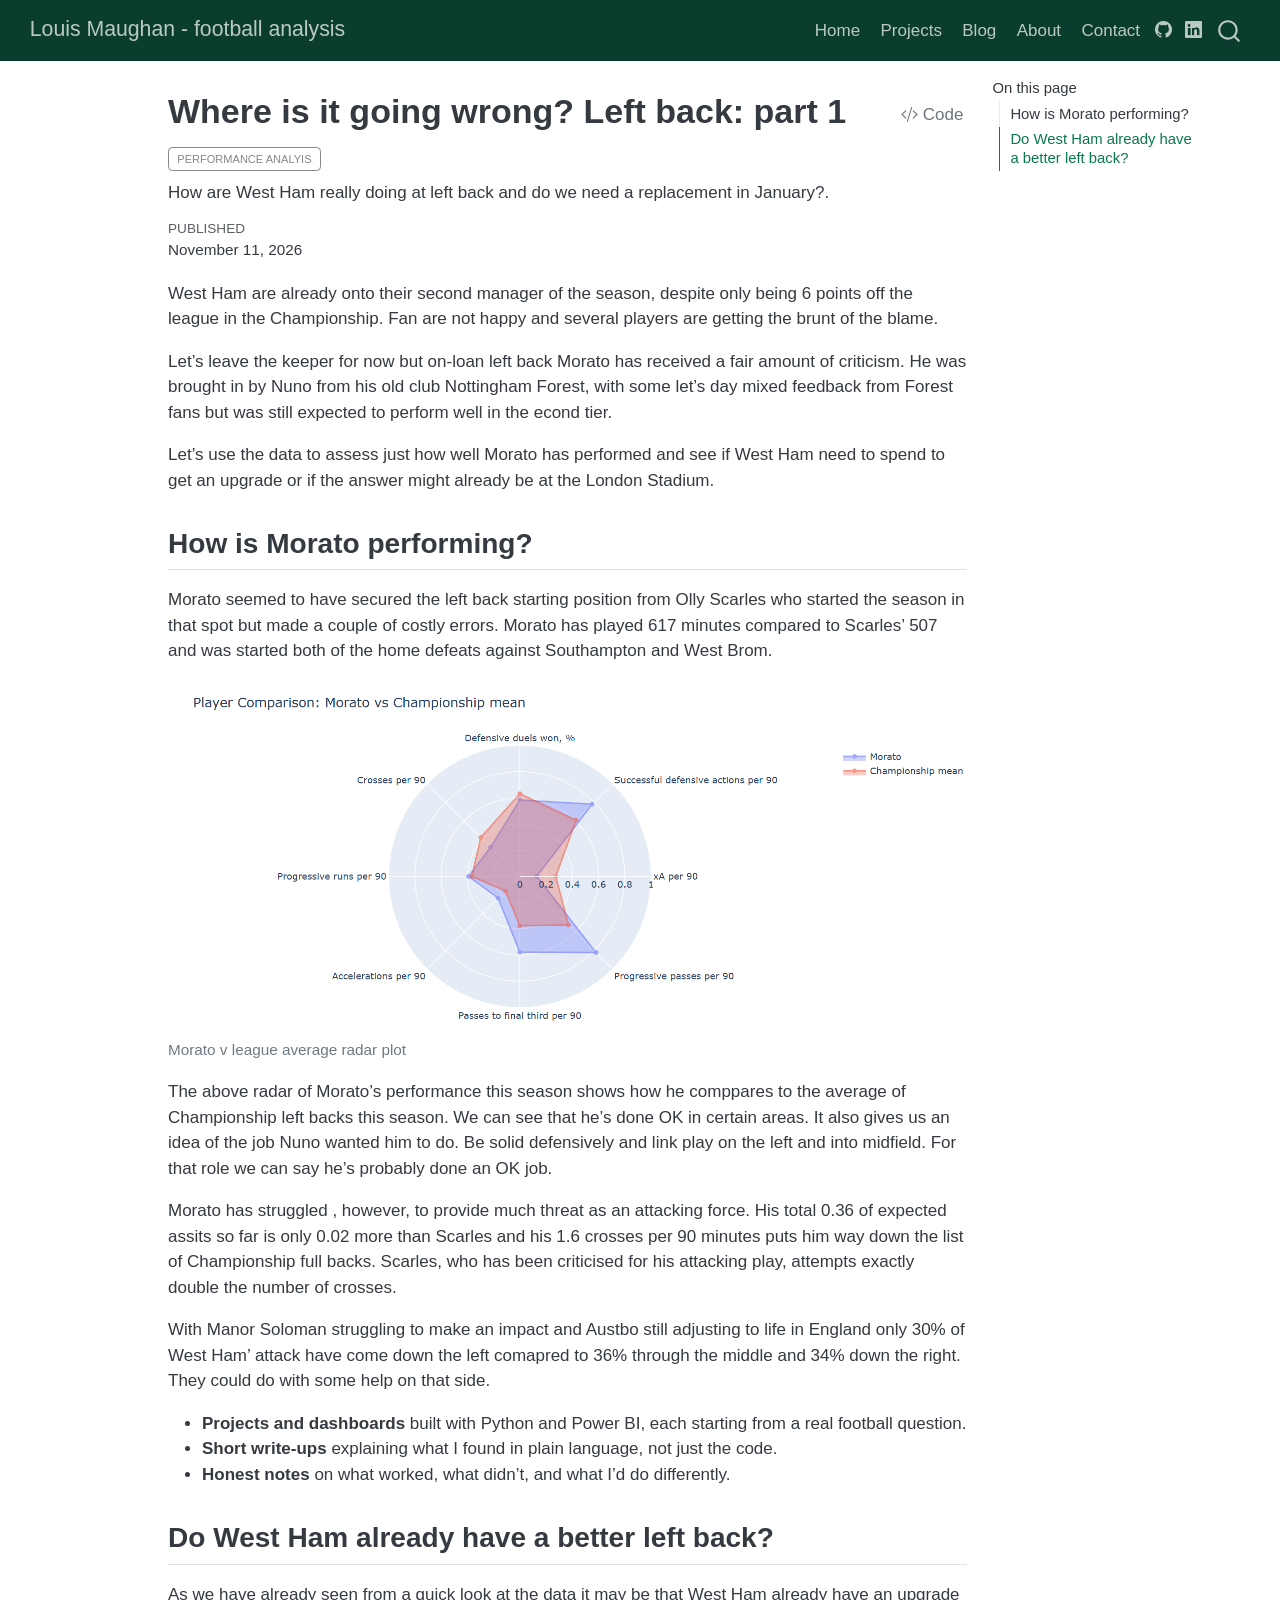
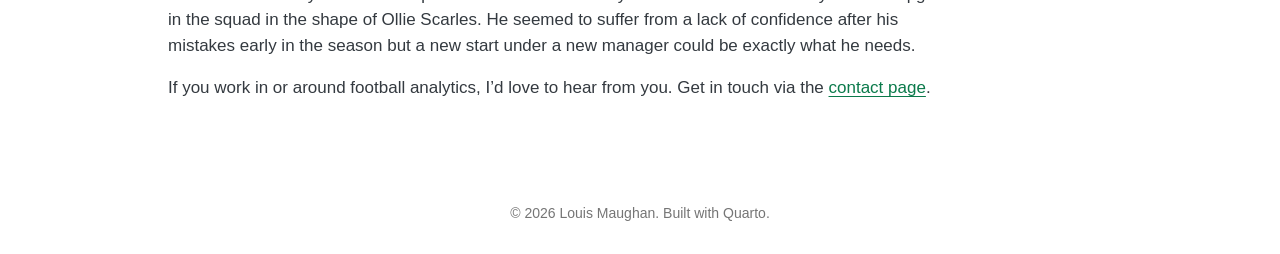
<file: blog/posts/welcome/index.html>
<!DOCTYPE html>
<html xmlns="http://www.w3.org/1999/xhtml" lang="en" xml:lang="en"><head>

<meta charset="utf-8">
<meta name="generator" content="quarto-1.11.9">

<meta name="viewport" content="width=device-width, initial-scale=1.0, user-scalable=yes">

<meta name="dcterms.date" content="2026-11-11">
<meta name="description" content="How are West Ham really doing at left back and do we need a replacement in January?.">

<title>Where is it going wrong? Left back: part 1 – Louis Maughan - football analysis</title>
<style>
/* Default styles provided by pandoc.
** See https://pandoc.org/MANUAL.html#variables-for-html for config info.
*/
span.smallcaps{font-variant: small-caps;}
div.columns{display: flex; gap: 1.5em;}
div.column{flex: auto;}
@media screen {
div.columns{gap: min(4vw, 1.5em);}
div.column{overflow-x: auto;}
}
div.hanging-indent{margin-left: 1.5em; text-indent: -1.5em;}
ul.task-list{list-style: none;}
ul.task-list li input[type="checkbox"] {
  width: 0.8em;
  margin: 0 0.8em 0.2em -1em; /* quarto-specific, see https://github.com/quarto-dev/quarto-cli/issues/4556 */ 
  vertical-align: middle;
}
/* CSS for syntax highlighting */
html { -webkit-text-size-adjust: 100%; }
pre > code.sourceCode { white-space: pre; position: relative; }
pre > code.sourceCode > span { display: inline-block; line-height: 1.25; }
pre > code.sourceCode > span:empty { height: 1.2em; }
.sourceCode { overflow: visible; }
code.sourceCode > span { color: inherit; text-decoration: inherit; }
div.sourceCode { margin: 1em 0; }
pre.sourceCode { margin: 0; }
@media screen {
div.sourceCode { overflow: auto; }
}
@media print {
pre > code.sourceCode { white-space: pre-wrap; }
pre > code.sourceCode > span { text-indent: -5em; padding-left: 5em; }
}
pre.numberSource code
  { counter-reset: source-line 0; }
pre.numberSource code > span
  { position: relative; left: -4em; counter-increment: source-line; }
pre.numberSource code > span > a:first-child::before
  { content: counter(source-line);
    position: relative; left: -1em; text-align: right; vertical-align: baseline;
    border: none; display: inline-block;
    -webkit-touch-callout: none; -webkit-user-select: none;
    -khtml-user-select: none; -moz-user-select: none;
    -ms-user-select: none; user-select: none;
    padding: 0 4px; width: 4em;
  }
pre.numberSource { margin-left: 3em;  padding-left: 4px; }
div.sourceCode
  {   }
@media screen {
pre > code.sourceCode > span > a:first-child::before { text-decoration: underline; }
}
</style>


<script src="../../../site_libs/quarto-nav/quarto-nav.js"></script>
<script src="../../../site_libs/quarto-nav/headroom.min.js"></script>
<script src="../../../site_libs/clipboard/clipboard.min.js"></script>
<script src="../../../site_libs/quarto-search/autocomplete.umd.js"></script>
<script src="../../../site_libs/quarto-search/fuse.min.js"></script>
<script src="../../../site_libs/quarto-search/quarto-search.js"></script>
<meta name="quarto:offset" content="../../../">
<link href="../../../favicon.png" rel="icon" type="image/png">
<script src="../../../site_libs/quarto-html/quarto.js" type="module"></script>
<script src="../../../site_libs/quarto-html/tabsets/tabsets.js" type="module"></script>
<script src="../../../site_libs/quarto-html/scrollable-regions/scrollable-regions.js" type="module"></script>
<script src="../../../site_libs/quarto-html/popper.min.js"></script>
<script src="../../../site_libs/quarto-html/tippy.umd.min.js"></script>
<script src="../../../site_libs/quarto-html/anchor.min.js"></script>
<link href="../../../site_libs/quarto-html/tippy.css" rel="stylesheet">
<link href="../../../site_libs/quarto-html/quarto-syntax-highlighting-63b5708e65d6cd79cd7618c58d0c21e7.css" rel="stylesheet" id="quarto-text-highlighting-styles">
<script src="../../../site_libs/bootstrap/bootstrap.min.js"></script>
<link href="../../../site_libs/bootstrap/bootstrap-icons.css" rel="stylesheet">
<link href="../../../site_libs/bootstrap/bootstrap-aab86a7b5dbd2cdbcfb85e33983b7737.min.css" rel="stylesheet" append-hash="true" id="quarto-bootstrap" data-mode="light">
<script id="quarto-search-options" type="application/json">{
  "location": "navbar",
  "copy-button": false,
  "collapse-after": 3,
  "panel-placement": "end",
  "type": "overlay",
  "limit": 50,
  "keyboard-shortcut": [
    "f",
    "/",
    "s"
  ],
  "show-item-context": false,
  "language": {
    "search-no-results-text": "No results",
    "search-matching-documents-text": "matching documents",
    "search-copy-link-title": "Copy link to search",
    "search-hide-matches-text": "Hide additional matches",
    "search-more-match-text": "more match in this document",
    "search-more-matches-text": "more matches in this document",
    "search-clear-button-title": "Clear",
    "search-text-placeholder": "",
    "search-detached-cancel-button-title": "Cancel",
    "search-submit-button-title": "Submit",
    "search-label": "Search"
  }
}</script>


</head>

<body class="nav-fixed quarto-light"><a id="quarto-skip-link" class="visually-hidden-focusable" href="#quarto-document-content">Skip to main content</a>

<div id="quarto-search-results"></div>
  <header id="quarto-header" class="headroom fixed-top">
    <nav class="navbar navbar-expand-lg " data-bs-theme="dark" aria-label="Site">
      <div class="navbar-container container-fluid">
      <div class="navbar-brand-container mx-auto">
    <a class="navbar-brand" href="../../../index.html">
    <span class="navbar-title">Louis Maughan - football analysis</span>
    </a>
  </div>
          <button class="navbar-toggler" type="button" data-bs-toggle="collapse" data-bs-target="#navbarCollapse" aria-controls="navbarCollapse" aria-expanded="false" aria-label="Toggle navigation" onclick="if (window.quartoToggleHeadroom) { window.quartoToggleHeadroom(); }">
  <span class="navbar-toggler-icon"></span>
</button>
          <div class="collapse navbar-collapse" id="navbarCollapse">
            <ul class="navbar-nav navbar-nav-scroll ms-auto">
  <li class="nav-item">
    <a class="nav-link" href="../../../index.html"> 
<span class="menu-text">Home</span></a>
  </li>  
  <li class="nav-item">
    <a class="nav-link" href="../../../projects/index.html"> 
<span class="menu-text">Projects</span></a>
  </li>  
  <li class="nav-item">
    <a class="nav-link" href="../../../blog/index.html"> 
<span class="menu-text">Blog</span></a>
  </li>  
  <li class="nav-item">
    <a class="nav-link" href="../../../about.html"> 
<span class="menu-text">About</span></a>
  </li>  
  <li class="nav-item">
    <a class="nav-link" href="../../../contact.html"> 
<span class="menu-text">Contact</span></a>
  </li>  
</ul>
          </div> <!-- /navcollapse -->
            <div class="quarto-navbar-tools">
    <a href="https://github.com/louismaughan" title="" class="quarto-navigation-tool px-1" aria-label=""><i class="bi bi-github"></i></a>
    <a href="https://www.linkedin.com/in/louismaughan" title="" class="quarto-navigation-tool px-1" aria-label=""><i class="bi bi-linkedin"></i></a>
</div>
            <div id="quarto-search" class="" title="Search"></div>
      </div> <!-- /container-fluid -->
    </nav>
</header>
<!-- content -->
<div id="quarto-content" class="quarto-container page-columns page-rows-contents page-layout-article page-navbar">
<!-- sidebar -->
<!-- margin-sidebar -->
    <div id="quarto-margin-sidebar" class="sidebar margin-sidebar">
        <nav id="TOC" role="doc-toc" aria-labelledby="toc-title" class="toc-active">
    <h2 id="toc-title">On this page</h2>
   
  <ul>
  <li><a href="#how-is-morato-performing" id="toc-how-is-morato-performing" class="nav-link active" data-scroll-target="#how-is-morato-performing">How is Morato performing?</a></li>
  <li><a href="#do-west-ham-already-have-a-better-left-back" id="toc-do-west-ham-already-have-a-better-left-back" class="nav-link" data-scroll-target="#do-west-ham-already-have-a-better-left-back">Do West Ham already have a better left back?</a></li>
  </ul>
</nav>
    </div>
<!-- main -->
<main class="content" id="quarto-document-content" tabindex="-1">

<header id="title-block-header" class="quarto-title-block default">
<div class="quarto-title">
<div class="quarto-title-block"><div><h1 class="title">Where is it going wrong? Left back: part 1</h1><button type="button" class="btn code-tools-button" id="quarto-code-tools-source"><i class="bi"></i> Code</button></div></div>
  <div class="quarto-categories">
    <div class="quarto-category">Performance analyis</div>
  </div>
  </div>

<div>
  <div class="description">
    How are West Ham really doing at left back and do we need a replacement in January?.
  </div>
</div>


<div class="quarto-title-meta">

    
    <div>
    <div class="quarto-title-meta-heading">Published</div>
    <div class="quarto-title-meta-contents">
      <p class="date">November 11, 2026</p>
    </div>
  </div>
  
    
  </div>
  


</header>


<p>West Ham are already onto their second manager of the season, despite only being 6 points off the league in the Championship. Fan are not happy and several players are getting the brunt of the blame.</p>
<p>Let’s leave the keeper for now but on-loan left back Morato has received a fair amount of criticism. He was brought in by Nuno from his old club Nottingham Forest, with some let’s day mixed feedback from Forest fans but was still expected to perform well in the econd tier.</p>
<p>Let’s use the data to assess just how well Morato has performed and see if West Ham need to spend to get an upgrade or if the answer might already be at the London Stadium.</p>
<section id="how-is-morato-performing" class="level2">
<h2 class="anchored" data-anchor-id="how-is-morato-performing">How is Morato performing?</h2>
<p>Morato seemed to have secured the left back starting position from Olly Scarles who started the season in that spot but made a couple of costly errors. Morato has played 617 minutes compared to Scarles’ 507 and was started both of the home defeats against Southampton and West Brom.</p>
<div class="quarto-figure quarto-figure-center">
<figure class="figure">
<p><img src="../../../blog1.png" class="img-fluid figure-img"></p>
<figcaption>Morato v league average radar plot</figcaption>
</figure>
</div>
<p>The above radar of Morato’s performance this season shows how he comppares to the average of Championship left backs this season. We can see that he’s done OK in certain areas. It also gives us an idea of the job Nuno wanted him to do. Be solid defensively and link play on the left and into midfield. For that role we can say he’s probably done an OK job.</p>
<p>Morato has struggled , however, to provide much threat as an attacking force. His total 0.36 of expected assits so far is only 0.02 more than Scarles and his 1.6 crosses per 90 minutes puts him way down the list of Championship full backs. Scarles, who has been criticised for his attacking play, attempts exactly double the number of crosses.</p>
<p>With Manor Soloman struggling to make an impact and Austbo still adjusting to life in England only 30% of West Ham’ attack have come down the left comapred to 36% through the middle and 34% down the right. They could do with some help on that side.</p>
<ul>
<li><strong>Projects and dashboards</strong> built with Python and Power BI, each starting from a real football question.</li>
<li><strong>Short write-ups</strong> explaining what I found in plain language, not just the code.</li>
<li><strong>Honest notes</strong> on what worked, what didn’t, and what I’d do differently.</li>
</ul>
</section>
<section id="do-west-ham-already-have-a-better-left-back" class="level2">
<h2 class="anchored" data-anchor-id="do-west-ham-already-have-a-better-left-back">Do West Ham already have a better left back?</h2>
<p>As we have already seen from a quick look at the data it may be that West Ham already have an upgrade in the squad in the shape of Ollie Scarles. He seemed to suffer from a lack of confidence after his mistakes early in the season but a new start under a new manager could be exactly what he needs.</p>
<p>If you work in or around football analytics, I’d love to hear from you. Get in touch via the <a href="../../../contact.html">contact page</a>.</p>


<!-- -->

</section>

</main> <!-- /main -->
<script id="quarto-html-after-body" type="application/javascript">
  window.document.addEventListener("DOMContentLoaded", function (event) {
    const icon = "";
    const anchorJS = new window.AnchorJS();
    anchorJS.options = {
      placement: 'right',
      icon: icon
    };
    anchorJS.add('.anchored');
    const isCodeAnnotation = (el) => {
      for (const clz of el.classList) {
        if (clz.startsWith('code-annotation-')) {                     
          return true;
        }
      }
      return false;
    }
    const onCopySuccess = function(e) {
      // button target
      const button = e.trigger;
      // don't keep focus
      button.blur();
      // flash "checked"
      button.classList.add('code-copy-button-checked');
      var currentTitle = button.getAttribute("title");
      button.setAttribute("title", "Copied!");
      let tooltip;
      if (window.bootstrap) {
        button.setAttribute("data-bs-toggle", "tooltip");
        button.setAttribute("data-bs-placement", "left");
        button.setAttribute("data-bs-title", "Copied!");
        tooltip = new bootstrap.Tooltip(button, 
          { trigger: "manual", 
            customClass: "code-copy-button-tooltip",
            offset: [0, -8]});
        tooltip.show();    
      }
      setTimeout(function() {
        if (tooltip) {
          tooltip.hide();
          button.removeAttribute("data-bs-title");
          button.removeAttribute("data-bs-toggle");
          button.removeAttribute("data-bs-placement");
        }
        button.setAttribute("title", currentTitle);
        button.classList.remove('code-copy-button-checked');
      }, 1000);
      // clear code selection
      e.clearSelection();
    }
    const getTextToCopy = function(trigger) {
      const outerScaffold = trigger.parentElement.cloneNode(true);
      const codeEl = outerScaffold.querySelector('code');
      for (const childEl of codeEl.children) {
        if (isCodeAnnotation(childEl)) {
          childEl.remove();
        }
      }
      return codeEl.innerText;
    }
    const clipboard = new window.ClipboardJS('.code-copy-button:not([data-in-quarto-modal])', {
      text: getTextToCopy
    });
    clipboard.on('success', onCopySuccess);
    if (window.document.getElementById('quarto-embedded-source-code-modal')) {
      const clipboardModal = new window.ClipboardJS('.code-copy-button[data-in-quarto-modal]', {
        text: getTextToCopy,
        container: window.document.getElementById('quarto-embedded-source-code-modal')
      });
      clipboardModal.on('success', onCopySuccess);
    }
    const viewSource = window.document.getElementById('quarto-view-source') ||
                       window.document.getElementById('quarto-code-tools-source');
    if (viewSource) {
      const sourceUrl = viewSource.getAttribute("data-quarto-source-url");
      viewSource.addEventListener("click", function(e) {
        if (sourceUrl) {
          // rstudio viewer pane
          if (/\bcapabilities=\b/.test(window.location)) {
            window.open(sourceUrl);
          } else {
            window.location.href = sourceUrl;
          }
        } else {
          const modal = new bootstrap.Modal(document.getElementById('quarto-embedded-source-code-modal'));
          modal.show();
        }
        return false;
      });
    }
    function toggleCodeHandler(show) {
      return function(e) {
        const cellDetails = window.document.querySelectorAll(".cell details.code-fold");
        for (let i=0; i<cellDetails.length; i++) {
          const details = cellDetails[i];
          if (show) {
            details.open = true;
          } else {
            details.removeAttribute("open");
          }
        }
        const cellCodeDivs = window.document.querySelectorAll(".cell div.sourceCode.cell-code");
        const fromCls = show ? "hidden" : "unhidden";
        const toCls = show ? "unhidden" : "hidden";
        for (let i=0; i<cellCodeDivs.length; i++) {
          const codeDiv = cellCodeDivs[i];
          if (codeDiv.classList.contains(fromCls)) {
            codeDiv.classList.remove(fromCls);
            codeDiv.classList.add(toCls);
          } 
        }
        return false;
      }
    }
    const hideAllCode = window.document.getElementById("quarto-hide-all-code");
    if (hideAllCode) {
      hideAllCode.addEventListener("click", toggleCodeHandler(false));
    }
    const showAllCode = window.document.getElementById("quarto-show-all-code");
    if (showAllCode) {
      showAllCode.addEventListener("click", toggleCodeHandler(true));
    }
      var localhostRegex = new RegExp(/^(?:http|https):\/\/localhost\:?[0-9]*\//);
      var mailtoRegex = new RegExp(/^mailto:/);
        var filterRegex = new RegExp("https:\/\/louismaughan\.github\.io\/louis-portfolio");
      const newWindowLabel = "(opens in a new tab)";
      const newWindowNoteId = "quarto-ext-newwindow-label";
      // Links reference one hidden label through aria-describedby, so the
      // announcement never changes their accessible name.
      var describeNewWindow = (link) => {
        if (!window.document.getElementById(newWindowNoteId)) {
          var newWindowNote = window.document.createElement("span");
          newWindowNote.id = newWindowNoteId;
          newWindowNote.hidden = true;
          newWindowNote.textContent = newWindowLabel;
          window.document.body.appendChild(newWindowNote);
        }
        var describedBy = (link.getAttribute("aria-describedby") || "").split(/\s+/).filter(Boolean);
        if (!describedBy.includes(newWindowNoteId)) {
          describedBy.push(newWindowNoteId);
          link.setAttribute("aria-describedby", describedBy.join(" "));
        }
      }
      var isInternal = (href) => {
          return filterRegex.test(href) || localhostRegex.test(href) || mailtoRegex.test(href);
      }
      // Inspect non-navigation links and adorn them if external
      window.quartoDecorateExternalLinks = function (root) {
     var links = (root || window.document).querySelectorAll('a[href]:not(.nav-link):not(.navbar-brand):not(.toc-action):not(.sidebar-link):not(.sidebar-item-toggle):not(.pagination-link):not(.no-external):not([aria-hidden]):not(.dropdown-item):not(.quarto-navigation-tool):not(.about-link)');
      for (var i=0; i<links.length; i++) {
        const link = links[i];
        if (!isInternal(link.href)) {
          // undo the damage that might have been done by quarto-nav.js in the case of
          // links that we want to consider external
          if (link.dataset.originalHref !== undefined) {
            link.href = link.dataset.originalHref;
          }
            // target, if specified
            link.setAttribute("target", "_blank");
            if (link.getAttribute("rel") === null) {
              link.setAttribute("rel", "noopener");
            }
            describeNewWindow(link);
          if (!link.classList.contains('no-external-icon')) {
          }
        }
      }
      };
      window.quartoDecorateExternalLinks(window.document);
    // Esc closes the popup (WCAG 1.4.13) and focus leaving both trigger and
    // popup closes it (WCAG 2.4.11); tippy handles neither for interactive popups.
    const hideOnEscAndFocusOut = {
      name: 'hideOnEscAndFocusOut',
      defaultValue: true,
      fn(instance) {
        const dismiss = () => {
          // A show scheduled by the trigger delay would otherwise reopen it
          instance.clearDelayTimeouts();
          instance.hide();
        };
        const onKeyDown = (event) => {
          if (event.key !== 'Escape') {
            return;
          }
          // Keep Esc from also reaching page handlers (e.g. reveal.js overview),
          // except an open reveal.js slide menu, which Esc should close too.
          // The menu handles keys only when its keyboard option is on.
          const menuHandlesEsc = window.Reveal?.getPlugin?.('menu')?.isOpen() &&
            window.Reveal.getConfig().menu?.keyboard !== false;
          if (!menuHandlesEsc) {
            event.stopPropagation();
          }
          if (instance.popper.contains(window.document.activeElement)) {
            // Disabled while refocusing so the focus trigger does not reopen it
            instance.disable();
            instance.reference.focus();
            instance.enable();
          }
          dismiss();
        };
        const onFocusOut = (event) => {
          const target = event.relatedTarget;
          if (target && !instance.reference.contains(target) &&
              !instance.popper.contains(target)) {
            dismiss();
          }
        };
        // On the trigger too: a click trigger (code-annotations: select) has no
        // blur handling. Attached for the instance's lifetime so leaving the
        // trigger also cancels a show still pending on the trigger delay.
        instance.reference.addEventListener('focusout', onFocusOut);
        return {
          onShow() {
            window.document.addEventListener('keydown', onKeyDown, true);
            instance.popper.addEventListener('focusout', onFocusOut);
          },
          onHide() {
            window.document.removeEventListener('keydown', onKeyDown, true);
            instance.popper.removeEventListener('focusout', onFocusOut);
          },
          onDestroy() {
            instance.reference.removeEventListener('focusout', onFocusOut);
          },
        };
      },
    };
    function tippyHover(el, contentFn, onTriggerFn, onUntriggerFn) {
      const config = {
        allowHTML: true,
        maxWidth: 500,
        delay: 100,
        arrow: false,
        appendTo: function(el) {
            return el.parentElement;
        },
        interactive: true,
        interactiveBorder: 10,
        theme: 'quarto',
        placement: 'bottom-start',
        plugins: [hideOnEscAndFocusOut],
      };
      if (contentFn) {
        config.content = contentFn;
      }
      if (onTriggerFn) {
        config.onTrigger = onTriggerFn;
      }
      if (onUntriggerFn) {
        config.onUntrigger = onUntriggerFn;
      }
      window.tippy(el, config); 
    }
    const noterefs = window.document.querySelectorAll('a[role="doc-noteref"]');
    for (var i=0; i<noterefs.length; i++) {
      const ref = noterefs[i];
      tippyHover(ref, function() {
        // use id or data attribute instead here
        let href = ref.getAttribute('data-footnote-href') || ref.getAttribute('href');
        try { href = new URL(href).hash; } catch {}
        const id = href.replace(/^#\/?/, "");
        const note = window.document.getElementById(id);
        if (note) {
          return note.innerHTML;
        } else {
          return "";
        }
      });
    }
    const xrefs = window.document.querySelectorAll('a.quarto-xref');
    const processXRef = (id, note) => {
      // Strip column container classes
      const stripColumnClz = (el) => {
        el.classList.remove("page-full", "page-columns");
        if (el.children) {
          for (const child of el.children) {
            stripColumnClz(child);
          }
        }
      }
      stripColumnClz(note)
      if (id === null || id.startsWith('sec-')) {
        // Special case sections, only their first couple elements
        const container = document.createElement("div");
        if (note.children && note.children.length > 2) {
          container.appendChild(note.children[0].cloneNode(true));
          for (let i = 1; i < note.children.length; i++) {
            const child = note.children[i];
            if (child.tagName === "P" && child.innerText === "") {
              continue;
            } else {
              container.appendChild(child.cloneNode(true));
              break;
            }
          }
          if (window.Quarto?.typesetMath) {
            window.Quarto.typesetMath(container);
          }
          return container.innerHTML
        } else {
          if (window.Quarto?.typesetMath) {
            window.Quarto.typesetMath(note);
          }
          return note.innerHTML;
        }
      } else {
        // Remove any anchor links if they are present
        const anchorLink = note.querySelector('a.anchorjs-link');
        if (anchorLink) {
          anchorLink.remove();
        }
        if (window.Quarto?.typesetMath) {
          window.Quarto.typesetMath(note);
        }
        if (note.classList.contains("callout")) {
          return note.outerHTML;
        } else {
          return note.innerHTML;
        }
      }
    }
    for (var i=0; i<xrefs.length; i++) {
      const xref = xrefs[i];
      tippyHover(xref, undefined, function(instance) {
        instance.disable();
        let url = xref.getAttribute('href');
        let hash = undefined; 
        if (url.startsWith('#')) {
          hash = url;
        } else {
          try { hash = new URL(url).hash; } catch {}
        }
        if (hash) {
          const id = hash.replace(/^#\/?/, "");
          const note = window.document.getElementById(id);
          if (note !== null) {
            try {
              const html = processXRef(id, note.cloneNode(true));
              instance.setContent(html);
            } finally {
              instance.enable();
              instance.show();
            }
          } else {
            // See if we can fetch this
            fetch(url.split('#')[0])
            .then(res => res.text())
            .then(html => {
              const parser = new DOMParser();
              const htmlDoc = parser.parseFromString(html, "text/html");
              const note = htmlDoc.getElementById(id);
              if (note !== null) {
                const html = processXRef(id, note);
                instance.setContent(html);
              } 
            }).finally(() => {
              instance.enable();
              instance.show();
            });
          }
        } else {
          // See if we can fetch a full url (with no hash to target)
          // This is a special case and we should probably do some content thinning / targeting
          fetch(url)
          .then(res => res.text())
          .then(html => {
            const parser = new DOMParser();
            const htmlDoc = parser.parseFromString(html, "text/html");
            const note = htmlDoc.querySelector('main.content');
            if (note !== null) {
              // This should only happen for chapter cross references
              // (since there is no id in the URL)
              // remove the first header
              if (note.children.length > 0 && note.children[0].tagName === "HEADER") {
                note.children[0].remove();
              }
              const html = processXRef(null, note);
              instance.setContent(html);
            } 
          }).finally(() => {
            instance.enable();
            instance.show();
          });
        }
      }, function(instance) {
      });
    }
        let selectedAnnoteEl;
        const selectorForAnnotation = ( cell, annotation) => {
          let cellAttr = 'data-code-cell="' + cell + '"';
          let lineAttr = 'data-code-annotation="' +  annotation + '"';
          const selector = 'span[' + cellAttr + '][' + lineAttr + ']';
          return selector;
        }
        const selectCodeLines = (annoteEl) => {
          const doc = window.document;
          const targetCell = annoteEl.getAttribute("data-target-cell");
          const targetAnnotation = annoteEl.getAttribute("data-target-annotation");
          const annoteSpan = window.document.querySelector(selectorForAnnotation(targetCell, targetAnnotation));
          const lines = annoteSpan.getAttribute("data-code-lines").split(",");
          const lineIds = lines.map((line) => {
            return targetCell + "-" + line;
          })
          // Each band is positioned against its own containing block, which is
          // not the offsetParent of the lines, so place it from client rects.
          const placeBand = (band, firstEl, lastEl, codeBlock) => {
            const container = band.offsetParent;
            if (container === null) {
              return;
            }
            const containerRect = container.getBoundingClientRect();
            // Reveal.js scales slides with a transform, so convert client
            // pixels back to the CSS pixels of the container.
            const scale = containerRect.height / container.offsetHeight || 1;
            const firstRect = firstEl.getBoundingClientRect();
            const lastRect = lastEl.getBoundingClientRect();
            const top = (firstRect.top - containerRect.top) / scale - container.clientTop + container.scrollTop;
            const height = (lastRect.bottom - firstRect.top) / scale;
            band.style.top = top - 2 + "px";
            band.style.height = height + 4 + "px";
            if (codeBlock) {
              // Without the copy button wrapper, the containing block is wider
              // than the code block, so span the code block explicitly.
              const blockRect = codeBlock.getBoundingClientRect();
              band.style.left = (blockRect.left - containerRect.left) / scale - container.clientLeft + container.scrollLeft + "px";
              band.style.width = blockRect.width / scale + "px";
            }
          };
          if (lineIds.length > 0) {
            const el = window.document.getElementById(lineIds[0]);
            const lastEl = window.document.getElementById(lineIds[lineIds.length - 1]);
            const parent = el.parentElement.parentElement;
            // cook up a div (if necessary) and position it
            let div = window.document.getElementById("code-annotation-line-highlight");
            if (div === null) {
              div = window.document.createElement("div");
              div.setAttribute("id", "code-annotation-line-highlight");
              div.style.position = 'absolute';
              parent.appendChild(div);
            }
            placeBand(div, el, lastEl, parent.closest("div.sourceCode") || parent);
            let gutterDiv = window.document.getElementById("code-annotation-line-highlight-gutter");
            if (gutterDiv === null) {
              gutterDiv = window.document.createElement("div");
              gutterDiv.setAttribute("id", "code-annotation-line-highlight-gutter");
              gutterDiv.style.position = 'absolute';
              const codeCell = window.document.getElementById(targetCell);
              const gutter = codeCell.querySelector('.code-annotation-gutter');
              gutter.appendChild(gutterDiv);
            }
            placeBand(gutterDiv, el, lastEl);
            selectedAnnoteEl = annoteEl;
          }
        };
        const unselectCodeLines = () => {
          const elementsIds = ["code-annotation-line-highlight", "code-annotation-line-highlight-gutter"];
          elementsIds.forEach((elId) => {
            const div = window.document.getElementById(elId);
            if (div) {
              div.remove();
            }
          });
          selectedAnnoteEl = undefined;
        };
          // Handle positioning of the toggle
      window.addEventListener(
        "resize",
        throttle(() => {
          elRect = undefined;
          if (selectedAnnoteEl) {
            selectCodeLines(selectedAnnoteEl);
          }
        }, 10)
      );
      function throttle(fn, ms) {
      let throttle = false;
      let timer;
        return (...args) => {
          if(!throttle) { // first call gets through
              fn.apply(this, args);
              throttle = true;
          } else { // all the others get throttled
              if(timer) clearTimeout(timer); // cancel #2
              timer = setTimeout(() => {
                fn.apply(this, args);
                timer = throttle = false;
              }, ms);
          }
        };
      }
        // Attach click handler to the DT
        const annoteDls = window.document.querySelectorAll('dt[data-target-cell]');
        for (const annoteDlNode of annoteDls) {
          annoteDlNode.addEventListener('click', (event) => {
            const clickedEl = event.target;
            if (clickedEl !== selectedAnnoteEl) {
              unselectCodeLines();
              const activeEl = window.document.querySelector('dt[data-target-cell].code-annotation-active');
              if (activeEl) {
                activeEl.classList.remove('code-annotation-active');
              }
              selectCodeLines(clickedEl);
              clickedEl.classList.add('code-annotation-active');
            } else {
              // Unselect the line
              unselectCodeLines();
              clickedEl.classList.remove('code-annotation-active');
            }
          });
        }
    const findCites = (el) => {
      const parentEl = el.parentElement;
      if (parentEl) {
        const cites = parentEl.dataset.cites;
        if (cites) {
          return {
            el,
            cites: cites.split(' ')
          };
        } else {
          return findCites(el.parentElement)
        }
      } else {
        return undefined;
      }
    };
    var bibliorefs = window.document.querySelectorAll('a[role="doc-biblioref"]');
    for (var i=0; i<bibliorefs.length; i++) {
      const ref = bibliorefs[i];
      const citeInfo = findCites(ref);
      if (citeInfo) {
        tippyHover(citeInfo.el, function() {
          var popup = window.document.createElement('div');
          citeInfo.cites.forEach(function(cite) {
            var citeDiv = window.document.createElement('div');
            citeDiv.classList.add('hanging-indent');
            citeDiv.classList.add('csl-entry');
            var biblioDiv = window.document.getElementById('ref-' + cite);
            if (biblioDiv) {
              citeDiv.innerHTML = biblioDiv.innerHTML;
            }
            popup.appendChild(citeDiv);
          });
          return popup.innerHTML;
        });
      }
    }
  });
  </script>
  <script type="application/javascript">
  window.quartoScrollableRegionsLabels = {"code":"Scrollable code","output":"Scrollable output"};
  </script><div class="modal fade" id="quarto-embedded-source-code-modal" tabindex="-1" aria-labelledby="quarto-embedded-source-code-modal-label" aria-hidden="true"><div class="modal-dialog modal-dialog-scrollable"><div class="modal-content"><div class="modal-header"><h5 class="modal-title" id="quarto-embedded-source-code-modal-label">Source Code</h5><button class="btn-close" data-bs-dismiss="modal"></button></div><div class="modal-body"><div class="">
<div class="code-copy-outer-scaffold"><div class="sourceCode" id="cb1" data-shortcodes="false"><pre class="sourceCode markdown code-with-copy"><code class="sourceCode markdown"><span id="cb1-1"><a href="#cb1-1" aria-hidden="true" tabindex="-1"></a><span class="co">---</span></span>
<span id="cb1-2"><a href="#cb1-2" aria-hidden="true" tabindex="-1"></a><span class="an">title:</span><span class="co"> "Where is it going wrong? Left back: part 1"</span></span>
<span id="cb1-3"><a href="#cb1-3" aria-hidden="true" tabindex="-1"></a><span class="an">description:</span><span class="co"> "How are West Ham really doing at left back and do we need a replacement in January?."</span></span>
<span id="cb1-4"><a href="#cb1-4" aria-hidden="true" tabindex="-1"></a><span class="an">date:</span><span class="co"> "2026-11-11"</span></span>
<span id="cb1-5"><a href="#cb1-5" aria-hidden="true" tabindex="-1"></a><span class="an">categories:</span><span class="co"> [Performance analyis]</span></span>
<span id="cb1-6"><a href="#cb1-6" aria-hidden="true" tabindex="-1"></a><span class="co">---</span></span>
<span id="cb1-7"><a href="#cb1-7" aria-hidden="true" tabindex="-1"></a></span>
<span id="cb1-8"><a href="#cb1-8" aria-hidden="true" tabindex="-1"></a>West Ham are already onto their second manager of the season, despite only being 6 points off the league in the Championship. Fan are not happy and several players are getting the brunt of the blame. </span>
<span id="cb1-9"><a href="#cb1-9" aria-hidden="true" tabindex="-1"></a></span>
<span id="cb1-10"><a href="#cb1-10" aria-hidden="true" tabindex="-1"></a>Let's leave the keeper for now but on-loan left back Morato has received a fair amount of criticism. He was brought in by Nuno from his old club Nottingham Forest, with some let's day mixed feedback from Forest fans but was still expected to perform well in the econd tier. </span>
<span id="cb1-11"><a href="#cb1-11" aria-hidden="true" tabindex="-1"></a></span>
<span id="cb1-12"><a href="#cb1-12" aria-hidden="true" tabindex="-1"></a>Let's use the data to assess just how well Morato has performed and see if West Ham need to spend to get an upgrade or if the answer might already be at the London Stadium. </span>
<span id="cb1-13"><a href="#cb1-13" aria-hidden="true" tabindex="-1"></a></span>
<span id="cb1-14"><a href="#cb1-14" aria-hidden="true" tabindex="-1"></a><span class="fu">## How is Morato performing?</span></span>
<span id="cb1-15"><a href="#cb1-15" aria-hidden="true" tabindex="-1"></a></span>
<span id="cb1-16"><a href="#cb1-16" aria-hidden="true" tabindex="-1"></a>Morato seemed to have secured the left back starting position from Olly Scarles who started the season in that spot but made a couple of costly errors. Morato has played 617 minutes compared to Scarles' 507 and was started both of the home defeats against Southampton and West Brom.  </span>
<span id="cb1-17"><a href="#cb1-17" aria-hidden="true" tabindex="-1"></a></span>
<span id="cb1-18"><a href="#cb1-18" aria-hidden="true" tabindex="-1"></a><span class="al">![Morato v league average radar plot](../../../blog1.png)</span></span>
<span id="cb1-19"><a href="#cb1-19" aria-hidden="true" tabindex="-1"></a></span>
<span id="cb1-20"><a href="#cb1-20" aria-hidden="true" tabindex="-1"></a>The above radar of Morato's performance this season shows how he comppares to the average of Championship left backs this season. We can see that he's done OK in certain areas. It also gives us an idea of the job Nuno wanted him to do. Be solid defensively and link play on the left and into midfield. For that role we can say he's probably done an OK job.</span>
<span id="cb1-21"><a href="#cb1-21" aria-hidden="true" tabindex="-1"></a></span>
<span id="cb1-22"><a href="#cb1-22" aria-hidden="true" tabindex="-1"></a>Morato has struggled , however, to provide much threat as an attacking force. His total 0.36 of expected assits so far is only 0.02 more than Scarles and his 1.6 crosses per 90 minutes puts him way down the list of Championship full backs. Scarles, who has been criticised for his attacking play, attempts exactly double the number of crosses.</span>
<span id="cb1-23"><a href="#cb1-23" aria-hidden="true" tabindex="-1"></a></span>
<span id="cb1-24"><a href="#cb1-24" aria-hidden="true" tabindex="-1"></a>With Manor Soloman struggling to make an impact and Austbo still adjusting to life in England only 30% of West Ham' attack have come down the left comapred to 36% through the middle and 34% down the right. They could do with some help on that side. </span>
<span id="cb1-25"><a href="#cb1-25" aria-hidden="true" tabindex="-1"></a></span>
<span id="cb1-26"><a href="#cb1-26" aria-hidden="true" tabindex="-1"></a><span class="ss">- </span>**Projects and dashboards** built with Python and Power BI, each starting from a real football question.</span>
<span id="cb1-27"><a href="#cb1-27" aria-hidden="true" tabindex="-1"></a><span class="ss">- </span>**Short write-ups** explaining what I found in plain language, not just the code.</span>
<span id="cb1-28"><a href="#cb1-28" aria-hidden="true" tabindex="-1"></a><span class="ss">- </span>**Honest notes** on what worked, what didn't, and what I'd do differently.</span>
<span id="cb1-29"><a href="#cb1-29" aria-hidden="true" tabindex="-1"></a></span>
<span id="cb1-30"><a href="#cb1-30" aria-hidden="true" tabindex="-1"></a><span class="fu">## Do West Ham already have a better left back?</span></span>
<span id="cb1-31"><a href="#cb1-31" aria-hidden="true" tabindex="-1"></a></span>
<span id="cb1-32"><a href="#cb1-32" aria-hidden="true" tabindex="-1"></a>As we have already seen from a quick look at the data it may be that West Ham already have an upgrade in the squad in the shape of Ollie Scarles. He seemed to suffer from a lack of confidence after his mistakes early in the season but a new start under a new manager could be exactly what he needs. </span>
<span id="cb1-33"><a href="#cb1-33" aria-hidden="true" tabindex="-1"></a></span>
<span id="cb1-34"><a href="#cb1-34" aria-hidden="true" tabindex="-1"></a>If you work in or around football analytics, I'd love to hear from you. Get in touch via the <span class="co">[</span><span class="ot">contact page</span><span class="co">](../../../contact.qmd)</span>.</span></code></pre></div><button title="Copy to Clipboard" class="code-copy-button" data-in-quarto-modal=""><i class="bi"></i></button></div>
</div></div></div></div></div>
</div> <!-- /content -->
<footer class="footer">
  <div class="nav-footer">
    <div class="nav-footer-left">
      &nbsp;
    </div>   
    <div class="nav-footer-center">
<p>© 2026 Louis Maughan. Built with Quarto.</p>
</div>
    <div class="nav-footer-right">
      &nbsp;
    </div>
  </div>
</footer>




</body></html>
</file>
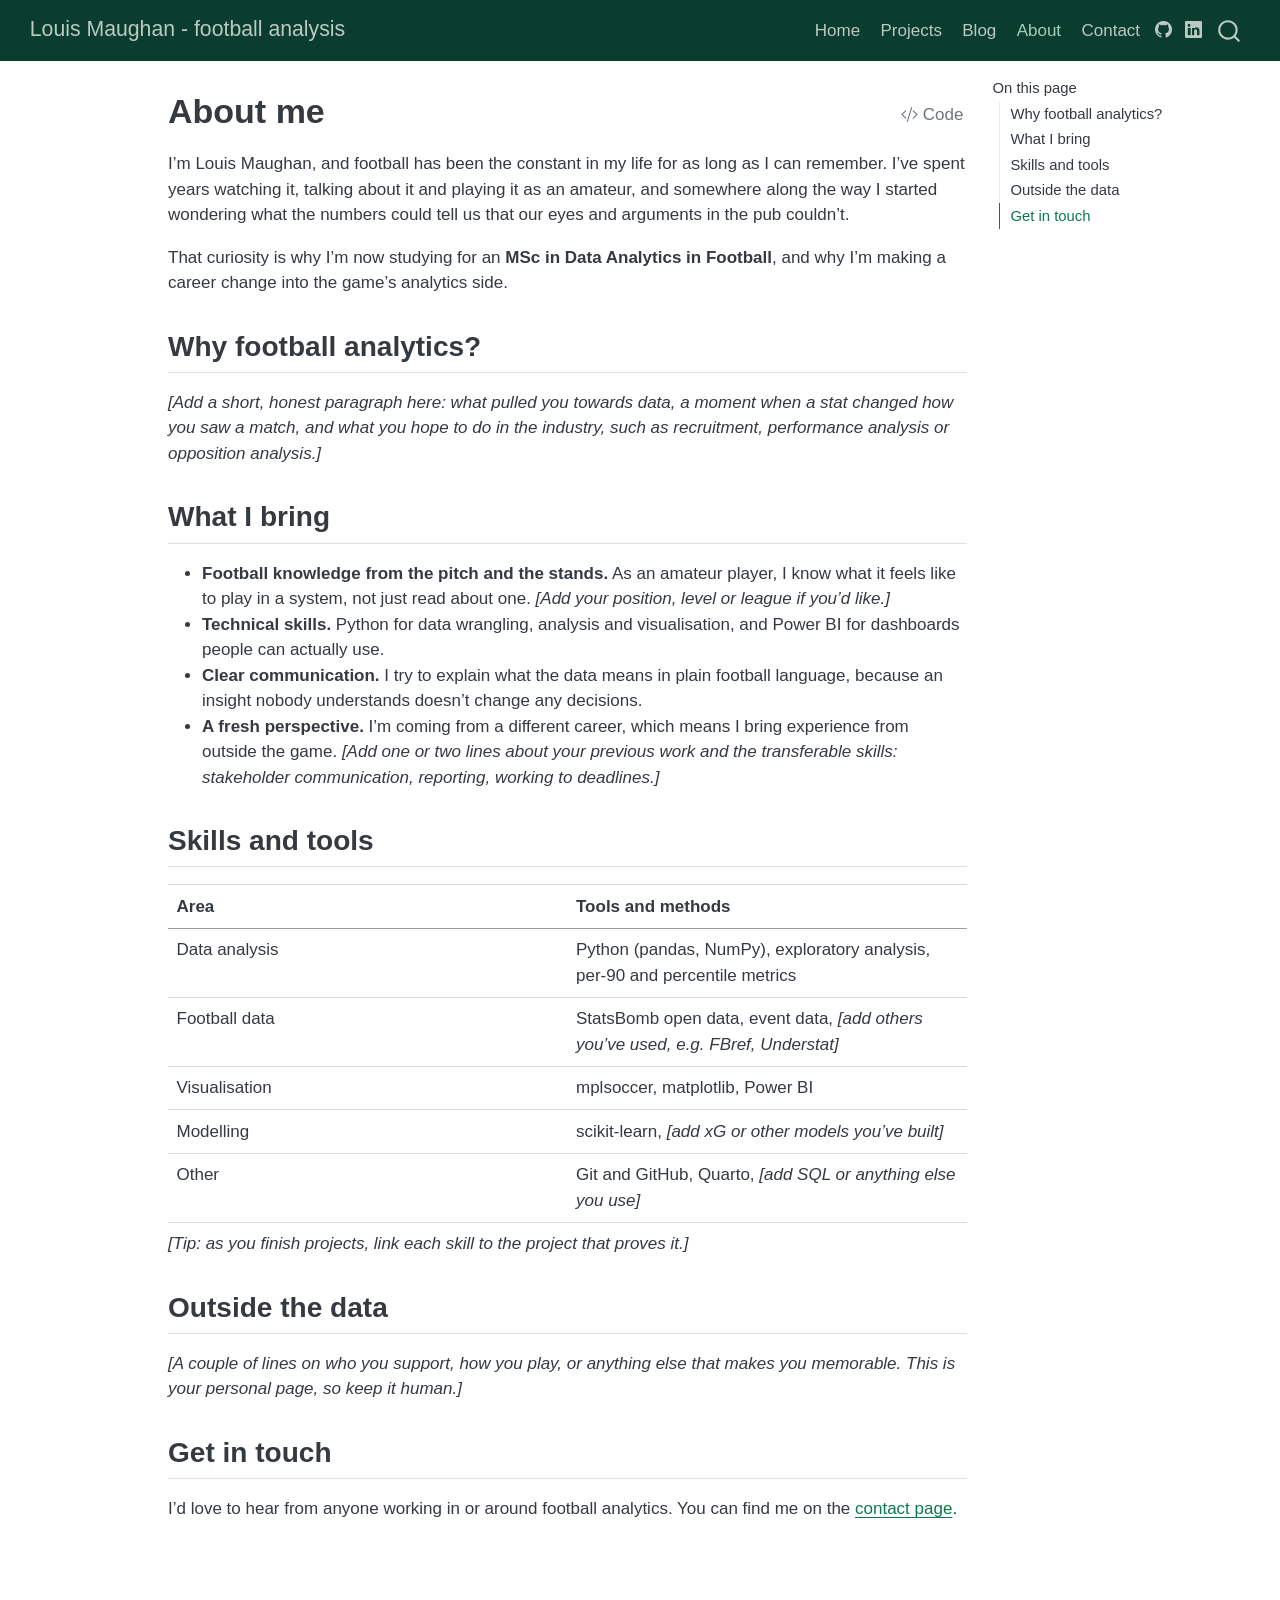
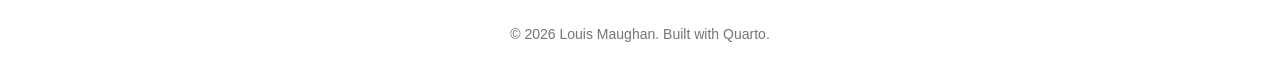
<file: about.html>
<!DOCTYPE html>
<html xmlns="http://www.w3.org/1999/xhtml" lang="en" xml:lang="en"><head>

<meta charset="utf-8">
<meta name="generator" content="quarto-1.11.9">

<meta name="viewport" content="width=device-width, initial-scale=1.0, user-scalable=yes">


<title>About me – Louis Maughan - football analysis</title>
<style>
/* Default styles provided by pandoc.
** See https://pandoc.org/MANUAL.html#variables-for-html for config info.
*/
span.smallcaps{font-variant: small-caps;}
div.columns{display: flex; gap: 1.5em;}
div.column{flex: auto;}
@media screen {
div.columns{gap: min(4vw, 1.5em);}
div.column{overflow-x: auto;}
}
div.hanging-indent{margin-left: 1.5em; text-indent: -1.5em;}
ul.task-list{list-style: none;}
ul.task-list li input[type="checkbox"] {
  width: 0.8em;
  margin: 0 0.8em 0.2em -1em; /* quarto-specific, see https://github.com/quarto-dev/quarto-cli/issues/4556 */ 
  vertical-align: middle;
}
/* CSS for syntax highlighting */
html { -webkit-text-size-adjust: 100%; }
pre > code.sourceCode { white-space: pre; position: relative; }
pre > code.sourceCode > span { display: inline-block; line-height: 1.25; }
pre > code.sourceCode > span:empty { height: 1.2em; }
.sourceCode { overflow: visible; }
code.sourceCode > span { color: inherit; text-decoration: inherit; }
div.sourceCode { margin: 1em 0; }
pre.sourceCode { margin: 0; }
@media screen {
div.sourceCode { overflow: auto; }
}
@media print {
pre > code.sourceCode { white-space: pre-wrap; }
pre > code.sourceCode > span { text-indent: -5em; padding-left: 5em; }
}
pre.numberSource code
  { counter-reset: source-line 0; }
pre.numberSource code > span
  { position: relative; left: -4em; counter-increment: source-line; }
pre.numberSource code > span > a:first-child::before
  { content: counter(source-line);
    position: relative; left: -1em; text-align: right; vertical-align: baseline;
    border: none; display: inline-block;
    -webkit-touch-callout: none; -webkit-user-select: none;
    -khtml-user-select: none; -moz-user-select: none;
    -ms-user-select: none; user-select: none;
    padding: 0 4px; width: 4em;
  }
pre.numberSource { margin-left: 3em;  padding-left: 4px; }
div.sourceCode
  {   }
@media screen {
pre > code.sourceCode > span > a:first-child::before { text-decoration: underline; }
}
</style>


<script src="site_libs/quarto-nav/quarto-nav.js"></script>
<script src="site_libs/quarto-nav/headroom.min.js"></script>
<script src="site_libs/clipboard/clipboard.min.js"></script>
<script src="site_libs/quarto-search/autocomplete.umd.js"></script>
<script src="site_libs/quarto-search/fuse.min.js"></script>
<script src="site_libs/quarto-search/quarto-search.js"></script>
<meta name="quarto:offset" content="./">
<link href="./favicon.png" rel="icon" type="image/png">
<script src="site_libs/quarto-html/quarto.js" type="module"></script>
<script src="site_libs/quarto-html/tabsets/tabsets.js" type="module"></script>
<script src="site_libs/quarto-html/scrollable-regions/scrollable-regions.js" type="module"></script>
<script src="site_libs/quarto-html/popper.min.js"></script>
<script src="site_libs/quarto-html/tippy.umd.min.js"></script>
<script src="site_libs/quarto-html/anchor.min.js"></script>
<link href="site_libs/quarto-html/tippy.css" rel="stylesheet">
<link href="site_libs/quarto-html/quarto-syntax-highlighting-63b5708e65d6cd79cd7618c58d0c21e7.css" rel="stylesheet" id="quarto-text-highlighting-styles">
<script src="site_libs/bootstrap/bootstrap.min.js"></script>
<link href="site_libs/bootstrap/bootstrap-icons.css" rel="stylesheet">
<link href="site_libs/bootstrap/bootstrap-aab86a7b5dbd2cdbcfb85e33983b7737.min.css" rel="stylesheet" append-hash="true" id="quarto-bootstrap" data-mode="light">
<script id="quarto-search-options" type="application/json">{
  "location": "navbar",
  "copy-button": false,
  "collapse-after": 3,
  "panel-placement": "end",
  "type": "overlay",
  "limit": 50,
  "keyboard-shortcut": [
    "f",
    "/",
    "s"
  ],
  "show-item-context": false,
  "language": {
    "search-no-results-text": "No results",
    "search-matching-documents-text": "matching documents",
    "search-copy-link-title": "Copy link to search",
    "search-hide-matches-text": "Hide additional matches",
    "search-more-match-text": "more match in this document",
    "search-more-matches-text": "more matches in this document",
    "search-clear-button-title": "Clear",
    "search-text-placeholder": "",
    "search-detached-cancel-button-title": "Cancel",
    "search-submit-button-title": "Submit",
    "search-label": "Search"
  }
}</script>


</head>

<body class="nav-fixed quarto-light"><a id="quarto-skip-link" class="visually-hidden-focusable" href="#quarto-document-content">Skip to main content</a>

<div id="quarto-search-results"></div>
  <header id="quarto-header" class="headroom fixed-top">
    <nav class="navbar navbar-expand-lg " data-bs-theme="dark" aria-label="Site">
      <div class="navbar-container container-fluid">
      <div class="navbar-brand-container mx-auto">
    <a class="navbar-brand" href="./index.html">
    <span class="navbar-title">Louis Maughan - football analysis</span>
    </a>
  </div>
          <button class="navbar-toggler" type="button" data-bs-toggle="collapse" data-bs-target="#navbarCollapse" aria-controls="navbarCollapse" aria-expanded="false" aria-label="Toggle navigation" onclick="if (window.quartoToggleHeadroom) { window.quartoToggleHeadroom(); }">
  <span class="navbar-toggler-icon"></span>
</button>
          <div class="collapse navbar-collapse" id="navbarCollapse">
            <ul class="navbar-nav navbar-nav-scroll ms-auto">
  <li class="nav-item">
    <a class="nav-link" href="./index.html"> 
<span class="menu-text">Home</span></a>
  </li>  
  <li class="nav-item">
    <a class="nav-link" href="./projects/index.html"> 
<span class="menu-text">Projects</span></a>
  </li>  
  <li class="nav-item">
    <a class="nav-link" href="./blog/index.html"> 
<span class="menu-text">Blog</span></a>
  </li>  
  <li class="nav-item">
    <a class="nav-link active" href="./about.html" aria-current="page"> 
<span class="menu-text">About</span></a>
  </li>  
  <li class="nav-item">
    <a class="nav-link" href="./contact.html"> 
<span class="menu-text">Contact</span></a>
  </li>  
</ul>
          </div> <!-- /navcollapse -->
            <div class="quarto-navbar-tools">
    <a href="https://github.com/louismaughan" title="" class="quarto-navigation-tool px-1" aria-label=""><i class="bi bi-github"></i></a>
    <a href="https://www.linkedin.com/in/louismaughan" title="" class="quarto-navigation-tool px-1" aria-label=""><i class="bi bi-linkedin"></i></a>
</div>
            <div id="quarto-search" class="" title="Search"></div>
      </div> <!-- /container-fluid -->
    </nav>
</header>
<!-- content -->
<div id="quarto-content" class="quarto-container page-columns page-rows-contents page-layout-article page-navbar">
<!-- sidebar -->
<!-- margin-sidebar -->
    <div id="quarto-margin-sidebar" class="sidebar margin-sidebar">
        <nav id="TOC" role="doc-toc" aria-labelledby="toc-title" class="toc-active">
    <h2 id="toc-title">On this page</h2>
   
  <ul>
  <li><a href="#why-football-analytics" id="toc-why-football-analytics" class="nav-link active" data-scroll-target="#why-football-analytics">Why football analytics?</a></li>
  <li><a href="#what-i-bring" id="toc-what-i-bring" class="nav-link" data-scroll-target="#what-i-bring">What I bring</a></li>
  <li><a href="#skills-and-tools" id="toc-skills-and-tools" class="nav-link" data-scroll-target="#skills-and-tools">Skills and tools</a></li>
  <li><a href="#outside-the-data" id="toc-outside-the-data" class="nav-link" data-scroll-target="#outside-the-data">Outside the data</a></li>
  <li><a href="#get-in-touch" id="toc-get-in-touch" class="nav-link" data-scroll-target="#get-in-touch">Get in touch</a></li>
  </ul>
</nav>
    </div>
<!-- main -->
<main class="content" id="quarto-document-content" tabindex="-1">

<header id="title-block-header" class="quarto-title-block default">
<div class="quarto-title">
<div class="quarto-title-block"><div><h1 class="title">About me</h1><button type="button" class="btn code-tools-button" id="quarto-code-tools-source"><i class="bi"></i> Code</button></div></div>
</div>



<div class="quarto-title-meta">

    
  
    
  </div>
  


</header>


<p>I’m Louis Maughan, and football has been the constant in my life for as long as I can remember. I’ve spent years watching it, talking about it and playing it as an amateur, and somewhere along the way I started wondering what the numbers could tell us that our eyes and arguments in the pub couldn’t.</p>
<p>That curiosity is why I’m now studying for an <strong>MSc in Data Analytics in Football</strong>, and why I’m making a career change into the game’s analytics side.</p>
<section id="why-football-analytics" class="level2">
<h2 class="anchored" data-anchor-id="why-football-analytics">Why football analytics?</h2>
<p><em>[Add a short, honest paragraph here: what pulled you towards data, a moment when a stat changed how you saw a match, and what you hope to do in the industry, such as recruitment, performance analysis or opposition analysis.]</em></p>
</section>
<section id="what-i-bring" class="level2">
<h2 class="anchored" data-anchor-id="what-i-bring">What I bring</h2>
<ul>
<li><strong>Football knowledge from the pitch and the stands.</strong> As an amateur player, I know what it feels like to play in a system, not just read about one. <em>[Add your position, level or league if you’d like.]</em></li>
<li><strong>Technical skills.</strong> Python for data wrangling, analysis and visualisation, and Power BI for dashboards people can actually use.</li>
<li><strong>Clear communication.</strong> I try to explain what the data means in plain football language, because an insight nobody understands doesn’t change any decisions.</li>
<li><strong>A fresh perspective.</strong> I’m coming from a different career, which means I bring experience from outside the game. <em>[Add one or two lines about your previous work and the transferable skills: stakeholder communication, reporting, working to deadlines.]</em></li>
</ul>
</section>
<section id="skills-and-tools" class="level2">
<h2 class="anchored" data-anchor-id="skills-and-tools">Skills and tools</h2>
<table class="caption-top table">
<colgroup>
<col style="width: 50%">
<col style="width: 50%">
</colgroup>
<thead>
<tr class="header">
<th>Area</th>
<th>Tools and methods</th>
</tr>
</thead>
<tbody>
<tr class="odd">
<td>Data analysis</td>
<td>Python (pandas, NumPy), exploratory analysis, per-90 and percentile metrics</td>
</tr>
<tr class="even">
<td>Football data</td>
<td>StatsBomb open data, event data, <em>[add others you’ve used, e.g.&nbsp;FBref, Understat]</em></td>
</tr>
<tr class="odd">
<td>Visualisation</td>
<td>mplsoccer, matplotlib, Power BI</td>
</tr>
<tr class="even">
<td>Modelling</td>
<td>scikit-learn, <em>[add xG or other models you’ve built]</em></td>
</tr>
<tr class="odd">
<td>Other</td>
<td>Git and GitHub, Quarto, <em>[add SQL or anything else you use]</em></td>
</tr>
</tbody>
</table>
<p><em>[Tip: as you finish projects, link each skill to the project that proves it.]</em></p>
</section>
<section id="outside-the-data" class="level2">
<h2 class="anchored" data-anchor-id="outside-the-data">Outside the data</h2>
<p><em>[A couple of lines on who you support, how you play, or anything else that makes you memorable. This is your personal page, so keep it human.]</em></p>
</section>
<section id="get-in-touch" class="level2">
<h2 class="anchored" data-anchor-id="get-in-touch">Get in touch</h2>
<p>I’d love to hear from anyone working in or around football analytics. You can find me on the <a href="./contact.html">contact page</a>.</p>


<!-- -->

</section>

</main> <!-- /main -->
<script id="quarto-html-after-body" type="application/javascript">
  window.document.addEventListener("DOMContentLoaded", function (event) {
    const icon = "";
    const anchorJS = new window.AnchorJS();
    anchorJS.options = {
      placement: 'right',
      icon: icon
    };
    anchorJS.add('.anchored');
    const isCodeAnnotation = (el) => {
      for (const clz of el.classList) {
        if (clz.startsWith('code-annotation-')) {                     
          return true;
        }
      }
      return false;
    }
    const onCopySuccess = function(e) {
      // button target
      const button = e.trigger;
      // don't keep focus
      button.blur();
      // flash "checked"
      button.classList.add('code-copy-button-checked');
      var currentTitle = button.getAttribute("title");
      button.setAttribute("title", "Copied!");
      let tooltip;
      if (window.bootstrap) {
        button.setAttribute("data-bs-toggle", "tooltip");
        button.setAttribute("data-bs-placement", "left");
        button.setAttribute("data-bs-title", "Copied!");
        tooltip = new bootstrap.Tooltip(button, 
          { trigger: "manual", 
            customClass: "code-copy-button-tooltip",
            offset: [0, -8]});
        tooltip.show();    
      }
      setTimeout(function() {
        if (tooltip) {
          tooltip.hide();
          button.removeAttribute("data-bs-title");
          button.removeAttribute("data-bs-toggle");
          button.removeAttribute("data-bs-placement");
        }
        button.setAttribute("title", currentTitle);
        button.classList.remove('code-copy-button-checked');
      }, 1000);
      // clear code selection
      e.clearSelection();
    }
    const getTextToCopy = function(trigger) {
      const outerScaffold = trigger.parentElement.cloneNode(true);
      const codeEl = outerScaffold.querySelector('code');
      for (const childEl of codeEl.children) {
        if (isCodeAnnotation(childEl)) {
          childEl.remove();
        }
      }
      return codeEl.innerText;
    }
    const clipboard = new window.ClipboardJS('.code-copy-button:not([data-in-quarto-modal])', {
      text: getTextToCopy
    });
    clipboard.on('success', onCopySuccess);
    if (window.document.getElementById('quarto-embedded-source-code-modal')) {
      const clipboardModal = new window.ClipboardJS('.code-copy-button[data-in-quarto-modal]', {
        text: getTextToCopy,
        container: window.document.getElementById('quarto-embedded-source-code-modal')
      });
      clipboardModal.on('success', onCopySuccess);
    }
    const viewSource = window.document.getElementById('quarto-view-source') ||
                       window.document.getElementById('quarto-code-tools-source');
    if (viewSource) {
      const sourceUrl = viewSource.getAttribute("data-quarto-source-url");
      viewSource.addEventListener("click", function(e) {
        if (sourceUrl) {
          // rstudio viewer pane
          if (/\bcapabilities=\b/.test(window.location)) {
            window.open(sourceUrl);
          } else {
            window.location.href = sourceUrl;
          }
        } else {
          const modal = new bootstrap.Modal(document.getElementById('quarto-embedded-source-code-modal'));
          modal.show();
        }
        return false;
      });
    }
    function toggleCodeHandler(show) {
      return function(e) {
        const cellDetails = window.document.querySelectorAll(".cell details.code-fold");
        for (let i=0; i<cellDetails.length; i++) {
          const details = cellDetails[i];
          if (show) {
            details.open = true;
          } else {
            details.removeAttribute("open");
          }
        }
        const cellCodeDivs = window.document.querySelectorAll(".cell div.sourceCode.cell-code");
        const fromCls = show ? "hidden" : "unhidden";
        const toCls = show ? "unhidden" : "hidden";
        for (let i=0; i<cellCodeDivs.length; i++) {
          const codeDiv = cellCodeDivs[i];
          if (codeDiv.classList.contains(fromCls)) {
            codeDiv.classList.remove(fromCls);
            codeDiv.classList.add(toCls);
          } 
        }
        return false;
      }
    }
    const hideAllCode = window.document.getElementById("quarto-hide-all-code");
    if (hideAllCode) {
      hideAllCode.addEventListener("click", toggleCodeHandler(false));
    }
    const showAllCode = window.document.getElementById("quarto-show-all-code");
    if (showAllCode) {
      showAllCode.addEventListener("click", toggleCodeHandler(true));
    }
      var localhostRegex = new RegExp(/^(?:http|https):\/\/localhost\:?[0-9]*\//);
      var mailtoRegex = new RegExp(/^mailto:/);
        var filterRegex = new RegExp("https:\/\/louismaughan\.github\.io\/louis-portfolio");
      const newWindowLabel = "(opens in a new tab)";
      const newWindowNoteId = "quarto-ext-newwindow-label";
      // Links reference one hidden label through aria-describedby, so the
      // announcement never changes their accessible name.
      var describeNewWindow = (link) => {
        if (!window.document.getElementById(newWindowNoteId)) {
          var newWindowNote = window.document.createElement("span");
          newWindowNote.id = newWindowNoteId;
          newWindowNote.hidden = true;
          newWindowNote.textContent = newWindowLabel;
          window.document.body.appendChild(newWindowNote);
        }
        var describedBy = (link.getAttribute("aria-describedby") || "").split(/\s+/).filter(Boolean);
        if (!describedBy.includes(newWindowNoteId)) {
          describedBy.push(newWindowNoteId);
          link.setAttribute("aria-describedby", describedBy.join(" "));
        }
      }
      var isInternal = (href) => {
          return filterRegex.test(href) || localhostRegex.test(href) || mailtoRegex.test(href);
      }
      // Inspect non-navigation links and adorn them if external
      window.quartoDecorateExternalLinks = function (root) {
     var links = (root || window.document).querySelectorAll('a[href]:not(.nav-link):not(.navbar-brand):not(.toc-action):not(.sidebar-link):not(.sidebar-item-toggle):not(.pagination-link):not(.no-external):not([aria-hidden]):not(.dropdown-item):not(.quarto-navigation-tool):not(.about-link)');
      for (var i=0; i<links.length; i++) {
        const link = links[i];
        if (!isInternal(link.href)) {
          // undo the damage that might have been done by quarto-nav.js in the case of
          // links that we want to consider external
          if (link.dataset.originalHref !== undefined) {
            link.href = link.dataset.originalHref;
          }
            // target, if specified
            link.setAttribute("target", "_blank");
            if (link.getAttribute("rel") === null) {
              link.setAttribute("rel", "noopener");
            }
            describeNewWindow(link);
          if (!link.classList.contains('no-external-icon')) {
          }
        }
      }
      };
      window.quartoDecorateExternalLinks(window.document);
    // Esc closes the popup (WCAG 1.4.13) and focus leaving both trigger and
    // popup closes it (WCAG 2.4.11); tippy handles neither for interactive popups.
    const hideOnEscAndFocusOut = {
      name: 'hideOnEscAndFocusOut',
      defaultValue: true,
      fn(instance) {
        const dismiss = () => {
          // A show scheduled by the trigger delay would otherwise reopen it
          instance.clearDelayTimeouts();
          instance.hide();
        };
        const onKeyDown = (event) => {
          if (event.key !== 'Escape') {
            return;
          }
          // Keep Esc from also reaching page handlers (e.g. reveal.js overview),
          // except an open reveal.js slide menu, which Esc should close too.
          // The menu handles keys only when its keyboard option is on.
          const menuHandlesEsc = window.Reveal?.getPlugin?.('menu')?.isOpen() &&
            window.Reveal.getConfig().menu?.keyboard !== false;
          if (!menuHandlesEsc) {
            event.stopPropagation();
          }
          if (instance.popper.contains(window.document.activeElement)) {
            // Disabled while refocusing so the focus trigger does not reopen it
            instance.disable();
            instance.reference.focus();
            instance.enable();
          }
          dismiss();
        };
        const onFocusOut = (event) => {
          const target = event.relatedTarget;
          if (target && !instance.reference.contains(target) &&
              !instance.popper.contains(target)) {
            dismiss();
          }
        };
        // On the trigger too: a click trigger (code-annotations: select) has no
        // blur handling. Attached for the instance's lifetime so leaving the
        // trigger also cancels a show still pending on the trigger delay.
        instance.reference.addEventListener('focusout', onFocusOut);
        return {
          onShow() {
            window.document.addEventListener('keydown', onKeyDown, true);
            instance.popper.addEventListener('focusout', onFocusOut);
          },
          onHide() {
            window.document.removeEventListener('keydown', onKeyDown, true);
            instance.popper.removeEventListener('focusout', onFocusOut);
          },
          onDestroy() {
            instance.reference.removeEventListener('focusout', onFocusOut);
          },
        };
      },
    };
    function tippyHover(el, contentFn, onTriggerFn, onUntriggerFn) {
      const config = {
        allowHTML: true,
        maxWidth: 500,
        delay: 100,
        arrow: false,
        appendTo: function(el) {
            return el.parentElement;
        },
        interactive: true,
        interactiveBorder: 10,
        theme: 'quarto',
        placement: 'bottom-start',
        plugins: [hideOnEscAndFocusOut],
      };
      if (contentFn) {
        config.content = contentFn;
      }
      if (onTriggerFn) {
        config.onTrigger = onTriggerFn;
      }
      if (onUntriggerFn) {
        config.onUntrigger = onUntriggerFn;
      }
      window.tippy(el, config); 
    }
    const noterefs = window.document.querySelectorAll('a[role="doc-noteref"]');
    for (var i=0; i<noterefs.length; i++) {
      const ref = noterefs[i];
      tippyHover(ref, function() {
        // use id or data attribute instead here
        let href = ref.getAttribute('data-footnote-href') || ref.getAttribute('href');
        try { href = new URL(href).hash; } catch {}
        const id = href.replace(/^#\/?/, "");
        const note = window.document.getElementById(id);
        if (note) {
          return note.innerHTML;
        } else {
          return "";
        }
      });
    }
    const xrefs = window.document.querySelectorAll('a.quarto-xref');
    const processXRef = (id, note) => {
      // Strip column container classes
      const stripColumnClz = (el) => {
        el.classList.remove("page-full", "page-columns");
        if (el.children) {
          for (const child of el.children) {
            stripColumnClz(child);
          }
        }
      }
      stripColumnClz(note)
      if (id === null || id.startsWith('sec-')) {
        // Special case sections, only their first couple elements
        const container = document.createElement("div");
        if (note.children && note.children.length > 2) {
          container.appendChild(note.children[0].cloneNode(true));
          for (let i = 1; i < note.children.length; i++) {
            const child = note.children[i];
            if (child.tagName === "P" && child.innerText === "") {
              continue;
            } else {
              container.appendChild(child.cloneNode(true));
              break;
            }
          }
          if (window.Quarto?.typesetMath) {
            window.Quarto.typesetMath(container);
          }
          return container.innerHTML
        } else {
          if (window.Quarto?.typesetMath) {
            window.Quarto.typesetMath(note);
          }
          return note.innerHTML;
        }
      } else {
        // Remove any anchor links if they are present
        const anchorLink = note.querySelector('a.anchorjs-link');
        if (anchorLink) {
          anchorLink.remove();
        }
        if (window.Quarto?.typesetMath) {
          window.Quarto.typesetMath(note);
        }
        if (note.classList.contains("callout")) {
          return note.outerHTML;
        } else {
          return note.innerHTML;
        }
      }
    }
    for (var i=0; i<xrefs.length; i++) {
      const xref = xrefs[i];
      tippyHover(xref, undefined, function(instance) {
        instance.disable();
        let url = xref.getAttribute('href');
        let hash = undefined; 
        if (url.startsWith('#')) {
          hash = url;
        } else {
          try { hash = new URL(url).hash; } catch {}
        }
        if (hash) {
          const id = hash.replace(/^#\/?/, "");
          const note = window.document.getElementById(id);
          if (note !== null) {
            try {
              const html = processXRef(id, note.cloneNode(true));
              instance.setContent(html);
            } finally {
              instance.enable();
              instance.show();
            }
          } else {
            // See if we can fetch this
            fetch(url.split('#')[0])
            .then(res => res.text())
            .then(html => {
              const parser = new DOMParser();
              const htmlDoc = parser.parseFromString(html, "text/html");
              const note = htmlDoc.getElementById(id);
              if (note !== null) {
                const html = processXRef(id, note);
                instance.setContent(html);
              } 
            }).finally(() => {
              instance.enable();
              instance.show();
            });
          }
        } else {
          // See if we can fetch a full url (with no hash to target)
          // This is a special case and we should probably do some content thinning / targeting
          fetch(url)
          .then(res => res.text())
          .then(html => {
            const parser = new DOMParser();
            const htmlDoc = parser.parseFromString(html, "text/html");
            const note = htmlDoc.querySelector('main.content');
            if (note !== null) {
              // This should only happen for chapter cross references
              // (since there is no id in the URL)
              // remove the first header
              if (note.children.length > 0 && note.children[0].tagName === "HEADER") {
                note.children[0].remove();
              }
              const html = processXRef(null, note);
              instance.setContent(html);
            } 
          }).finally(() => {
            instance.enable();
            instance.show();
          });
        }
      }, function(instance) {
      });
    }
        let selectedAnnoteEl;
        const selectorForAnnotation = ( cell, annotation) => {
          let cellAttr = 'data-code-cell="' + cell + '"';
          let lineAttr = 'data-code-annotation="' +  annotation + '"';
          const selector = 'span[' + cellAttr + '][' + lineAttr + ']';
          return selector;
        }
        const selectCodeLines = (annoteEl) => {
          const doc = window.document;
          const targetCell = annoteEl.getAttribute("data-target-cell");
          const targetAnnotation = annoteEl.getAttribute("data-target-annotation");
          const annoteSpan = window.document.querySelector(selectorForAnnotation(targetCell, targetAnnotation));
          const lines = annoteSpan.getAttribute("data-code-lines").split(",");
          const lineIds = lines.map((line) => {
            return targetCell + "-" + line;
          })
          // Each band is positioned against its own containing block, which is
          // not the offsetParent of the lines, so place it from client rects.
          const placeBand = (band, firstEl, lastEl, codeBlock) => {
            const container = band.offsetParent;
            if (container === null) {
              return;
            }
            const containerRect = container.getBoundingClientRect();
            // Reveal.js scales slides with a transform, so convert client
            // pixels back to the CSS pixels of the container.
            const scale = containerRect.height / container.offsetHeight || 1;
            const firstRect = firstEl.getBoundingClientRect();
            const lastRect = lastEl.getBoundingClientRect();
            const top = (firstRect.top - containerRect.top) / scale - container.clientTop + container.scrollTop;
            const height = (lastRect.bottom - firstRect.top) / scale;
            band.style.top = top - 2 + "px";
            band.style.height = height + 4 + "px";
            if (codeBlock) {
              // Without the copy button wrapper, the containing block is wider
              // than the code block, so span the code block explicitly.
              const blockRect = codeBlock.getBoundingClientRect();
              band.style.left = (blockRect.left - containerRect.left) / scale - container.clientLeft + container.scrollLeft + "px";
              band.style.width = blockRect.width / scale + "px";
            }
          };
          if (lineIds.length > 0) {
            const el = window.document.getElementById(lineIds[0]);
            const lastEl = window.document.getElementById(lineIds[lineIds.length - 1]);
            const parent = el.parentElement.parentElement;
            // cook up a div (if necessary) and position it
            let div = window.document.getElementById("code-annotation-line-highlight");
            if (div === null) {
              div = window.document.createElement("div");
              div.setAttribute("id", "code-annotation-line-highlight");
              div.style.position = 'absolute';
              parent.appendChild(div);
            }
            placeBand(div, el, lastEl, parent.closest("div.sourceCode") || parent);
            let gutterDiv = window.document.getElementById("code-annotation-line-highlight-gutter");
            if (gutterDiv === null) {
              gutterDiv = window.document.createElement("div");
              gutterDiv.setAttribute("id", "code-annotation-line-highlight-gutter");
              gutterDiv.style.position = 'absolute';
              const codeCell = window.document.getElementById(targetCell);
              const gutter = codeCell.querySelector('.code-annotation-gutter');
              gutter.appendChild(gutterDiv);
            }
            placeBand(gutterDiv, el, lastEl);
            selectedAnnoteEl = annoteEl;
          }
        };
        const unselectCodeLines = () => {
          const elementsIds = ["code-annotation-line-highlight", "code-annotation-line-highlight-gutter"];
          elementsIds.forEach((elId) => {
            const div = window.document.getElementById(elId);
            if (div) {
              div.remove();
            }
          });
          selectedAnnoteEl = undefined;
        };
          // Handle positioning of the toggle
      window.addEventListener(
        "resize",
        throttle(() => {
          elRect = undefined;
          if (selectedAnnoteEl) {
            selectCodeLines(selectedAnnoteEl);
          }
        }, 10)
      );
      function throttle(fn, ms) {
      let throttle = false;
      let timer;
        return (...args) => {
          if(!throttle) { // first call gets through
              fn.apply(this, args);
              throttle = true;
          } else { // all the others get throttled
              if(timer) clearTimeout(timer); // cancel #2
              timer = setTimeout(() => {
                fn.apply(this, args);
                timer = throttle = false;
              }, ms);
          }
        };
      }
        // Attach click handler to the DT
        const annoteDls = window.document.querySelectorAll('dt[data-target-cell]');
        for (const annoteDlNode of annoteDls) {
          annoteDlNode.addEventListener('click', (event) => {
            const clickedEl = event.target;
            if (clickedEl !== selectedAnnoteEl) {
              unselectCodeLines();
              const activeEl = window.document.querySelector('dt[data-target-cell].code-annotation-active');
              if (activeEl) {
                activeEl.classList.remove('code-annotation-active');
              }
              selectCodeLines(clickedEl);
              clickedEl.classList.add('code-annotation-active');
            } else {
              // Unselect the line
              unselectCodeLines();
              clickedEl.classList.remove('code-annotation-active');
            }
          });
        }
    const findCites = (el) => {
      const parentEl = el.parentElement;
      if (parentEl) {
        const cites = parentEl.dataset.cites;
        if (cites) {
          return {
            el,
            cites: cites.split(' ')
          };
        } else {
          return findCites(el.parentElement)
        }
      } else {
        return undefined;
      }
    };
    var bibliorefs = window.document.querySelectorAll('a[role="doc-biblioref"]');
    for (var i=0; i<bibliorefs.length; i++) {
      const ref = bibliorefs[i];
      const citeInfo = findCites(ref);
      if (citeInfo) {
        tippyHover(citeInfo.el, function() {
          var popup = window.document.createElement('div');
          citeInfo.cites.forEach(function(cite) {
            var citeDiv = window.document.createElement('div');
            citeDiv.classList.add('hanging-indent');
            citeDiv.classList.add('csl-entry');
            var biblioDiv = window.document.getElementById('ref-' + cite);
            if (biblioDiv) {
              citeDiv.innerHTML = biblioDiv.innerHTML;
            }
            popup.appendChild(citeDiv);
          });
          return popup.innerHTML;
        });
      }
    }
  });
  </script>
  <script type="application/javascript">
  window.quartoScrollableRegionsLabels = {"code":"Scrollable code","output":"Scrollable output"};
  </script><div class="modal fade" id="quarto-embedded-source-code-modal" tabindex="-1" aria-labelledby="quarto-embedded-source-code-modal-label" aria-hidden="true"><div class="modal-dialog modal-dialog-scrollable"><div class="modal-content"><div class="modal-header"><h5 class="modal-title" id="quarto-embedded-source-code-modal-label">Source Code</h5><button class="btn-close" data-bs-dismiss="modal"></button></div><div class="modal-body"><div class="">
<div class="code-copy-outer-scaffold"><div class="sourceCode" id="cb1" data-shortcodes="false"><pre class="sourceCode markdown code-with-copy"><code class="sourceCode markdown"><span id="cb1-1"><a href="#cb1-1" aria-hidden="true" tabindex="-1"></a><span class="co">---</span></span>
<span id="cb1-2"><a href="#cb1-2" aria-hidden="true" tabindex="-1"></a><span class="an">title:</span><span class="co"> "About me"</span></span>
<span id="cb1-3"><a href="#cb1-3" aria-hidden="true" tabindex="-1"></a><span class="co">---</span></span>
<span id="cb1-4"><a href="#cb1-4" aria-hidden="true" tabindex="-1"></a></span>
<span id="cb1-5"><a href="#cb1-5" aria-hidden="true" tabindex="-1"></a>I'm Louis Maughan, and football has been the constant in my life for as long as I can remember. I've spent years watching it, talking about it and playing it as an amateur, and somewhere along the way I started wondering what the numbers could tell us that our eyes and arguments in the pub couldn't.</span>
<span id="cb1-6"><a href="#cb1-6" aria-hidden="true" tabindex="-1"></a></span>
<span id="cb1-7"><a href="#cb1-7" aria-hidden="true" tabindex="-1"></a>That curiosity is why I'm now studying for an **MSc in Data Analytics in Football**, and why I'm making a career change into the game's analytics side.</span>
<span id="cb1-8"><a href="#cb1-8" aria-hidden="true" tabindex="-1"></a></span>
<span id="cb1-9"><a href="#cb1-9" aria-hidden="true" tabindex="-1"></a><span class="fu">## Why football analytics?</span></span>
<span id="cb1-10"><a href="#cb1-10" aria-hidden="true" tabindex="-1"></a></span>
<span id="cb1-11"><a href="#cb1-11" aria-hidden="true" tabindex="-1"></a>*[Add a short, honest paragraph here: what pulled you towards data, a moment when a stat changed how you saw a match, and what you hope to do in the industry, such as recruitment, performance analysis or opposition analysis.]*</span>
<span id="cb1-12"><a href="#cb1-12" aria-hidden="true" tabindex="-1"></a></span>
<span id="cb1-13"><a href="#cb1-13" aria-hidden="true" tabindex="-1"></a><span class="fu">## What I bring</span></span>
<span id="cb1-14"><a href="#cb1-14" aria-hidden="true" tabindex="-1"></a></span>
<span id="cb1-15"><a href="#cb1-15" aria-hidden="true" tabindex="-1"></a><span class="ss">- </span>**Football knowledge from the pitch and the stands.** As an amateur player, I know what it feels like to play in a system, not just read about one. *[Add your position, level or league if you'd like.]*</span>
<span id="cb1-16"><a href="#cb1-16" aria-hidden="true" tabindex="-1"></a><span class="ss">- </span>**Technical skills.** Python for data wrangling, analysis and visualisation, and Power BI for dashboards people can actually use.</span>
<span id="cb1-17"><a href="#cb1-17" aria-hidden="true" tabindex="-1"></a><span class="ss">- </span>**Clear communication.** I try to explain what the data means in plain football language, because an insight nobody understands doesn't change any decisions.</span>
<span id="cb1-18"><a href="#cb1-18" aria-hidden="true" tabindex="-1"></a><span class="ss">- </span>**A fresh perspective.** I'm coming from a different career, which means I bring experience from outside the game. *[Add one or two lines about your previous work and the transferable skills: stakeholder communication, reporting, working to deadlines.]*</span>
<span id="cb1-19"><a href="#cb1-19" aria-hidden="true" tabindex="-1"></a></span>
<span id="cb1-20"><a href="#cb1-20" aria-hidden="true" tabindex="-1"></a><span class="fu">## Skills and tools</span></span>
<span id="cb1-21"><a href="#cb1-21" aria-hidden="true" tabindex="-1"></a></span>
<span id="cb1-22"><a href="#cb1-22" aria-hidden="true" tabindex="-1"></a><span class="pp">|</span> Area <span class="pp">|</span> Tools and methods <span class="pp">|</span></span>
<span id="cb1-23"><a href="#cb1-23" aria-hidden="true" tabindex="-1"></a><span class="pp">|---|---|</span></span>
<span id="cb1-24"><a href="#cb1-24" aria-hidden="true" tabindex="-1"></a><span class="pp">|</span> Data analysis <span class="pp">|</span> Python (pandas, NumPy), exploratory analysis, per-90 and percentile metrics <span class="pp">|</span></span>
<span id="cb1-25"><a href="#cb1-25" aria-hidden="true" tabindex="-1"></a><span class="pp">|</span> Football data <span class="pp">|</span> StatsBomb open data, event data, *[add others you've used, e.g. FBref, Understat]* <span class="pp">|</span></span>
<span id="cb1-26"><a href="#cb1-26" aria-hidden="true" tabindex="-1"></a><span class="pp">|</span> Visualisation <span class="pp">|</span> mplsoccer, matplotlib, Power BI <span class="pp">|</span></span>
<span id="cb1-27"><a href="#cb1-27" aria-hidden="true" tabindex="-1"></a><span class="pp">|</span> Modelling <span class="pp">|</span> scikit-learn, *[add xG or other models you've built]* <span class="pp">|</span></span>
<span id="cb1-28"><a href="#cb1-28" aria-hidden="true" tabindex="-1"></a><span class="pp">|</span> Other <span class="pp">|</span> Git and GitHub, Quarto, *[add SQL or anything else you use]* <span class="pp">|</span></span>
<span id="cb1-29"><a href="#cb1-29" aria-hidden="true" tabindex="-1"></a></span>
<span id="cb1-30"><a href="#cb1-30" aria-hidden="true" tabindex="-1"></a>*[Tip: as you finish projects, link each skill to the project that proves it.]*</span>
<span id="cb1-31"><a href="#cb1-31" aria-hidden="true" tabindex="-1"></a></span>
<span id="cb1-32"><a href="#cb1-32" aria-hidden="true" tabindex="-1"></a><span class="fu">## Outside the data</span></span>
<span id="cb1-33"><a href="#cb1-33" aria-hidden="true" tabindex="-1"></a></span>
<span id="cb1-34"><a href="#cb1-34" aria-hidden="true" tabindex="-1"></a>*[A couple of lines on who you support, how you play, or anything else that makes you memorable. This is your personal page, so keep it human.]*</span>
<span id="cb1-35"><a href="#cb1-35" aria-hidden="true" tabindex="-1"></a></span>
<span id="cb1-36"><a href="#cb1-36" aria-hidden="true" tabindex="-1"></a><span class="fu">## Get in touch</span></span>
<span id="cb1-37"><a href="#cb1-37" aria-hidden="true" tabindex="-1"></a></span>
<span id="cb1-38"><a href="#cb1-38" aria-hidden="true" tabindex="-1"></a>I'd love to hear from anyone working in or around football analytics. You can find me on the <span class="co">[</span><span class="ot">contact page</span><span class="co">](contact.qmd)</span>.</span></code></pre></div><button title="Copy to Clipboard" class="code-copy-button" data-in-quarto-modal=""><i class="bi"></i></button></div>
</div></div></div></div></div>
</div> <!-- /content -->
<footer class="footer">
  <div class="nav-footer">
    <div class="nav-footer-left">
      &nbsp;
    </div>   
    <div class="nav-footer-center">
<p>© 2026 Louis Maughan. Built with Quarto.</p>
</div>
    <div class="nav-footer-right">
      &nbsp;
    </div>
  </div>
</footer>




</body></html>
</file>
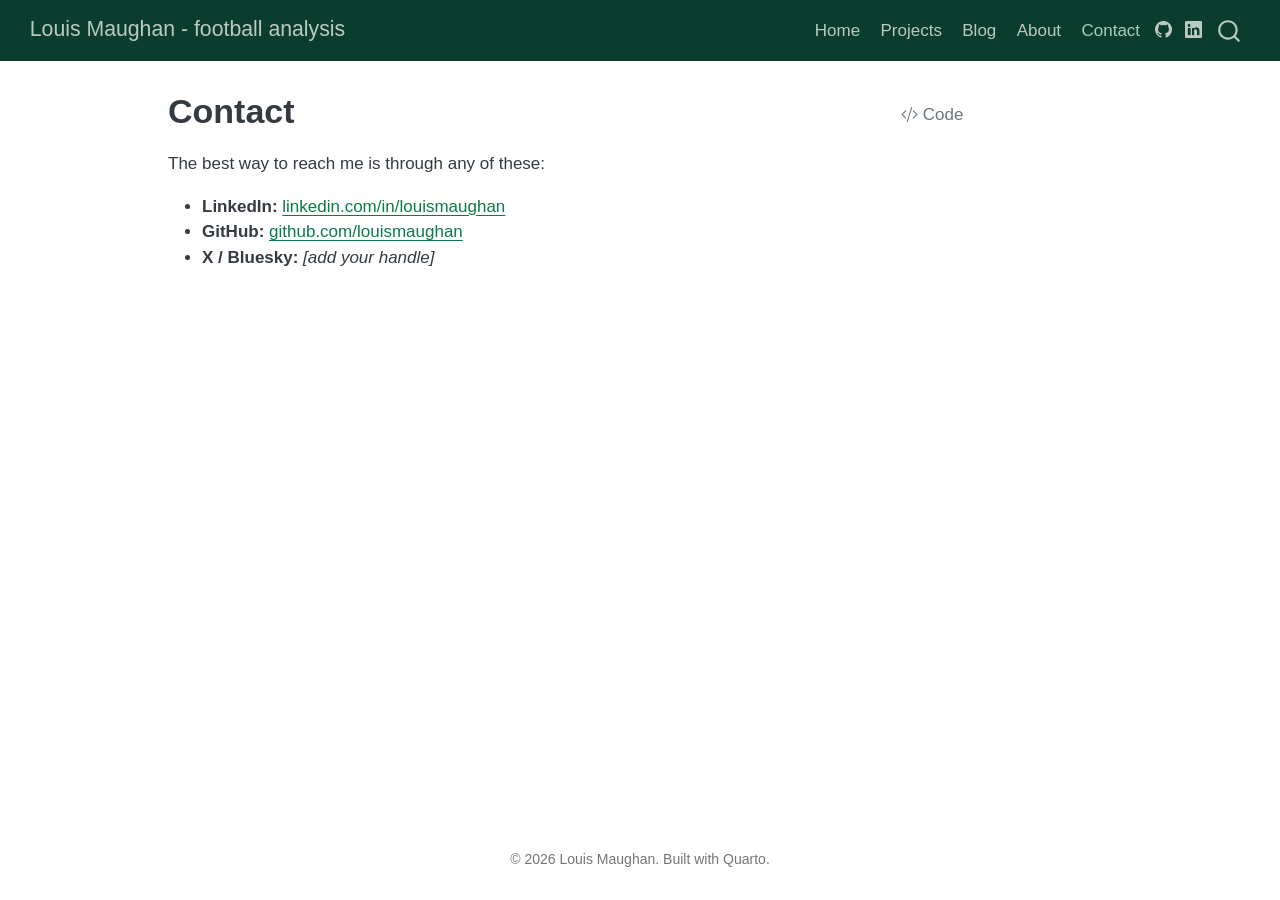
<file: contact.html>
<!DOCTYPE html>
<html xmlns="http://www.w3.org/1999/xhtml" lang="en" xml:lang="en"><head>

<meta charset="utf-8">
<meta name="generator" content="quarto-1.11.9">

<meta name="viewport" content="width=device-width, initial-scale=1.0, user-scalable=yes">


<title>Contact – Louis Maughan - football analysis</title>
<style>
/* Default styles provided by pandoc.
** See https://pandoc.org/MANUAL.html#variables-for-html for config info.
*/
span.smallcaps{font-variant: small-caps;}
div.columns{display: flex; gap: 1.5em;}
div.column{flex: auto;}
@media screen {
div.columns{gap: min(4vw, 1.5em);}
div.column{overflow-x: auto;}
}
div.hanging-indent{margin-left: 1.5em; text-indent: -1.5em;}
ul.task-list{list-style: none;}
ul.task-list li input[type="checkbox"] {
  width: 0.8em;
  margin: 0 0.8em 0.2em -1em; /* quarto-specific, see https://github.com/quarto-dev/quarto-cli/issues/4556 */ 
  vertical-align: middle;
}
/* CSS for syntax highlighting */
html { -webkit-text-size-adjust: 100%; }
pre > code.sourceCode { white-space: pre; position: relative; }
pre > code.sourceCode > span { display: inline-block; line-height: 1.25; }
pre > code.sourceCode > span:empty { height: 1.2em; }
.sourceCode { overflow: visible; }
code.sourceCode > span { color: inherit; text-decoration: inherit; }
div.sourceCode { margin: 1em 0; }
pre.sourceCode { margin: 0; }
@media screen {
div.sourceCode { overflow: auto; }
}
@media print {
pre > code.sourceCode { white-space: pre-wrap; }
pre > code.sourceCode > span { text-indent: -5em; padding-left: 5em; }
}
pre.numberSource code
  { counter-reset: source-line 0; }
pre.numberSource code > span
  { position: relative; left: -4em; counter-increment: source-line; }
pre.numberSource code > span > a:first-child::before
  { content: counter(source-line);
    position: relative; left: -1em; text-align: right; vertical-align: baseline;
    border: none; display: inline-block;
    -webkit-touch-callout: none; -webkit-user-select: none;
    -khtml-user-select: none; -moz-user-select: none;
    -ms-user-select: none; user-select: none;
    padding: 0 4px; width: 4em;
  }
pre.numberSource { margin-left: 3em;  padding-left: 4px; }
div.sourceCode
  {   }
@media screen {
pre > code.sourceCode > span > a:first-child::before { text-decoration: underline; }
}
</style>


<script src="site_libs/quarto-nav/quarto-nav.js"></script>
<script src="site_libs/quarto-nav/headroom.min.js"></script>
<script src="site_libs/clipboard/clipboard.min.js"></script>
<script src="site_libs/quarto-search/autocomplete.umd.js"></script>
<script src="site_libs/quarto-search/fuse.min.js"></script>
<script src="site_libs/quarto-search/quarto-search.js"></script>
<meta name="quarto:offset" content="./">
<link href="./favicon.png" rel="icon" type="image/png">
<script src="site_libs/quarto-html/quarto.js" type="module"></script>
<script src="site_libs/quarto-html/tabsets/tabsets.js" type="module"></script>
<script src="site_libs/quarto-html/scrollable-regions/scrollable-regions.js" type="module"></script>
<script src="site_libs/quarto-html/popper.min.js"></script>
<script src="site_libs/quarto-html/tippy.umd.min.js"></script>
<script src="site_libs/quarto-html/anchor.min.js"></script>
<link href="site_libs/quarto-html/tippy.css" rel="stylesheet">
<link href="site_libs/quarto-html/quarto-syntax-highlighting-63b5708e65d6cd79cd7618c58d0c21e7.css" rel="stylesheet" id="quarto-text-highlighting-styles">
<script src="site_libs/bootstrap/bootstrap.min.js"></script>
<link href="site_libs/bootstrap/bootstrap-icons.css" rel="stylesheet">
<link href="site_libs/bootstrap/bootstrap-aab86a7b5dbd2cdbcfb85e33983b7737.min.css" rel="stylesheet" append-hash="true" id="quarto-bootstrap" data-mode="light">
<script id="quarto-search-options" type="application/json">{
  "location": "navbar",
  "copy-button": false,
  "collapse-after": 3,
  "panel-placement": "end",
  "type": "overlay",
  "limit": 50,
  "keyboard-shortcut": [
    "f",
    "/",
    "s"
  ],
  "show-item-context": false,
  "language": {
    "search-no-results-text": "No results",
    "search-matching-documents-text": "matching documents",
    "search-copy-link-title": "Copy link to search",
    "search-hide-matches-text": "Hide additional matches",
    "search-more-match-text": "more match in this document",
    "search-more-matches-text": "more matches in this document",
    "search-clear-button-title": "Clear",
    "search-text-placeholder": "",
    "search-detached-cancel-button-title": "Cancel",
    "search-submit-button-title": "Submit",
    "search-label": "Search"
  }
}</script>


</head>

<body class="nav-fixed quarto-light"><a id="quarto-skip-link" class="visually-hidden-focusable" href="#quarto-document-content">Skip to main content</a>

<div id="quarto-search-results"></div>
  <header id="quarto-header" class="headroom fixed-top">
    <nav class="navbar navbar-expand-lg " data-bs-theme="dark" aria-label="Site">
      <div class="navbar-container container-fluid">
      <div class="navbar-brand-container mx-auto">
    <a class="navbar-brand" href="./index.html">
    <span class="navbar-title">Louis Maughan - football analysis</span>
    </a>
  </div>
          <button class="navbar-toggler" type="button" data-bs-toggle="collapse" data-bs-target="#navbarCollapse" aria-controls="navbarCollapse" aria-expanded="false" aria-label="Toggle navigation" onclick="if (window.quartoToggleHeadroom) { window.quartoToggleHeadroom(); }">
  <span class="navbar-toggler-icon"></span>
</button>
          <div class="collapse navbar-collapse" id="navbarCollapse">
            <ul class="navbar-nav navbar-nav-scroll ms-auto">
  <li class="nav-item">
    <a class="nav-link" href="./index.html"> 
<span class="menu-text">Home</span></a>
  </li>  
  <li class="nav-item">
    <a class="nav-link" href="./projects/index.html"> 
<span class="menu-text">Projects</span></a>
  </li>  
  <li class="nav-item">
    <a class="nav-link" href="./blog/index.html"> 
<span class="menu-text">Blog</span></a>
  </li>  
  <li class="nav-item">
    <a class="nav-link" href="./about.html"> 
<span class="menu-text">About</span></a>
  </li>  
  <li class="nav-item">
    <a class="nav-link active" href="./contact.html" aria-current="page"> 
<span class="menu-text">Contact</span></a>
  </li>  
</ul>
          </div> <!-- /navcollapse -->
            <div class="quarto-navbar-tools">
    <a href="https://github.com/louismaughan" title="" class="quarto-navigation-tool px-1" aria-label=""><i class="bi bi-github"></i></a>
    <a href="https://www.linkedin.com/in/louismaughan" title="" class="quarto-navigation-tool px-1" aria-label=""><i class="bi bi-linkedin"></i></a>
</div>
            <div id="quarto-search" class="" title="Search"></div>
      </div> <!-- /container-fluid -->
    </nav>
</header>
<!-- content -->
<div id="quarto-content" class="quarto-container page-columns page-rows-contents page-layout-article page-navbar">
<!-- sidebar -->
<!-- margin-sidebar -->
    <div id="quarto-margin-sidebar" class="sidebar margin-sidebar zindex-bottom">
        
    </div>
<!-- main -->
<main class="content" id="quarto-document-content" tabindex="-1">

<header id="title-block-header" class="quarto-title-block default">
<div class="quarto-title">
<div class="quarto-title-block"><div><h1 class="title">Contact</h1><button type="button" class="btn code-tools-button" id="quarto-code-tools-source"><i class="bi"></i> Code</button></div></div>
</div>



<div class="quarto-title-meta">

    
  
    
  </div>
  


</header>


<p>The best way to reach me is through any of these:</p>
<ul>
<li><strong>LinkedIn:</strong> <a href="https://www.linkedin.com/in/louis-maughan-7537593a">linkedin.com/in/louismaughan</a></li>
<li><strong>GitHub:</strong> <a href="https://github.com/louismaughan">github.com/louismaughan</a></li>
<li><strong>X / Bluesky:</strong> <em>[add your handle]</em></li>
</ul>


<!-- -->


</main> <!-- /main -->
<script id="quarto-html-after-body" type="application/javascript">
  window.document.addEventListener("DOMContentLoaded", function (event) {
    const icon = "";
    const anchorJS = new window.AnchorJS();
    anchorJS.options = {
      placement: 'right',
      icon: icon
    };
    anchorJS.add('.anchored');
    const isCodeAnnotation = (el) => {
      for (const clz of el.classList) {
        if (clz.startsWith('code-annotation-')) {                     
          return true;
        }
      }
      return false;
    }
    const onCopySuccess = function(e) {
      // button target
      const button = e.trigger;
      // don't keep focus
      button.blur();
      // flash "checked"
      button.classList.add('code-copy-button-checked');
      var currentTitle = button.getAttribute("title");
      button.setAttribute("title", "Copied!");
      let tooltip;
      if (window.bootstrap) {
        button.setAttribute("data-bs-toggle", "tooltip");
        button.setAttribute("data-bs-placement", "left");
        button.setAttribute("data-bs-title", "Copied!");
        tooltip = new bootstrap.Tooltip(button, 
          { trigger: "manual", 
            customClass: "code-copy-button-tooltip",
            offset: [0, -8]});
        tooltip.show();    
      }
      setTimeout(function() {
        if (tooltip) {
          tooltip.hide();
          button.removeAttribute("data-bs-title");
          button.removeAttribute("data-bs-toggle");
          button.removeAttribute("data-bs-placement");
        }
        button.setAttribute("title", currentTitle);
        button.classList.remove('code-copy-button-checked');
      }, 1000);
      // clear code selection
      e.clearSelection();
    }
    const getTextToCopy = function(trigger) {
      const outerScaffold = trigger.parentElement.cloneNode(true);
      const codeEl = outerScaffold.querySelector('code');
      for (const childEl of codeEl.children) {
        if (isCodeAnnotation(childEl)) {
          childEl.remove();
        }
      }
      return codeEl.innerText;
    }
    const clipboard = new window.ClipboardJS('.code-copy-button:not([data-in-quarto-modal])', {
      text: getTextToCopy
    });
    clipboard.on('success', onCopySuccess);
    if (window.document.getElementById('quarto-embedded-source-code-modal')) {
      const clipboardModal = new window.ClipboardJS('.code-copy-button[data-in-quarto-modal]', {
        text: getTextToCopy,
        container: window.document.getElementById('quarto-embedded-source-code-modal')
      });
      clipboardModal.on('success', onCopySuccess);
    }
    const viewSource = window.document.getElementById('quarto-view-source') ||
                       window.document.getElementById('quarto-code-tools-source');
    if (viewSource) {
      const sourceUrl = viewSource.getAttribute("data-quarto-source-url");
      viewSource.addEventListener("click", function(e) {
        if (sourceUrl) {
          // rstudio viewer pane
          if (/\bcapabilities=\b/.test(window.location)) {
            window.open(sourceUrl);
          } else {
            window.location.href = sourceUrl;
          }
        } else {
          const modal = new bootstrap.Modal(document.getElementById('quarto-embedded-source-code-modal'));
          modal.show();
        }
        return false;
      });
    }
    function toggleCodeHandler(show) {
      return function(e) {
        const cellDetails = window.document.querySelectorAll(".cell details.code-fold");
        for (let i=0; i<cellDetails.length; i++) {
          const details = cellDetails[i];
          if (show) {
            details.open = true;
          } else {
            details.removeAttribute("open");
          }
        }
        const cellCodeDivs = window.document.querySelectorAll(".cell div.sourceCode.cell-code");
        const fromCls = show ? "hidden" : "unhidden";
        const toCls = show ? "unhidden" : "hidden";
        for (let i=0; i<cellCodeDivs.length; i++) {
          const codeDiv = cellCodeDivs[i];
          if (codeDiv.classList.contains(fromCls)) {
            codeDiv.classList.remove(fromCls);
            codeDiv.classList.add(toCls);
          } 
        }
        return false;
      }
    }
    const hideAllCode = window.document.getElementById("quarto-hide-all-code");
    if (hideAllCode) {
      hideAllCode.addEventListener("click", toggleCodeHandler(false));
    }
    const showAllCode = window.document.getElementById("quarto-show-all-code");
    if (showAllCode) {
      showAllCode.addEventListener("click", toggleCodeHandler(true));
    }
      var localhostRegex = new RegExp(/^(?:http|https):\/\/localhost\:?[0-9]*\//);
      var mailtoRegex = new RegExp(/^mailto:/);
        var filterRegex = new RegExp("https:\/\/louismaughan\.github\.io\/louis-portfolio");
      const newWindowLabel = "(opens in a new tab)";
      const newWindowNoteId = "quarto-ext-newwindow-label";
      // Links reference one hidden label through aria-describedby, so the
      // announcement never changes their accessible name.
      var describeNewWindow = (link) => {
        if (!window.document.getElementById(newWindowNoteId)) {
          var newWindowNote = window.document.createElement("span");
          newWindowNote.id = newWindowNoteId;
          newWindowNote.hidden = true;
          newWindowNote.textContent = newWindowLabel;
          window.document.body.appendChild(newWindowNote);
        }
        var describedBy = (link.getAttribute("aria-describedby") || "").split(/\s+/).filter(Boolean);
        if (!describedBy.includes(newWindowNoteId)) {
          describedBy.push(newWindowNoteId);
          link.setAttribute("aria-describedby", describedBy.join(" "));
        }
      }
      var isInternal = (href) => {
          return filterRegex.test(href) || localhostRegex.test(href) || mailtoRegex.test(href);
      }
      // Inspect non-navigation links and adorn them if external
      window.quartoDecorateExternalLinks = function (root) {
     var links = (root || window.document).querySelectorAll('a[href]:not(.nav-link):not(.navbar-brand):not(.toc-action):not(.sidebar-link):not(.sidebar-item-toggle):not(.pagination-link):not(.no-external):not([aria-hidden]):not(.dropdown-item):not(.quarto-navigation-tool):not(.about-link)');
      for (var i=0; i<links.length; i++) {
        const link = links[i];
        if (!isInternal(link.href)) {
          // undo the damage that might have been done by quarto-nav.js in the case of
          // links that we want to consider external
          if (link.dataset.originalHref !== undefined) {
            link.href = link.dataset.originalHref;
          }
            // target, if specified
            link.setAttribute("target", "_blank");
            if (link.getAttribute("rel") === null) {
              link.setAttribute("rel", "noopener");
            }
            describeNewWindow(link);
          if (!link.classList.contains('no-external-icon')) {
          }
        }
      }
      };
      window.quartoDecorateExternalLinks(window.document);
    // Esc closes the popup (WCAG 1.4.13) and focus leaving both trigger and
    // popup closes it (WCAG 2.4.11); tippy handles neither for interactive popups.
    const hideOnEscAndFocusOut = {
      name: 'hideOnEscAndFocusOut',
      defaultValue: true,
      fn(instance) {
        const dismiss = () => {
          // A show scheduled by the trigger delay would otherwise reopen it
          instance.clearDelayTimeouts();
          instance.hide();
        };
        const onKeyDown = (event) => {
          if (event.key !== 'Escape') {
            return;
          }
          // Keep Esc from also reaching page handlers (e.g. reveal.js overview),
          // except an open reveal.js slide menu, which Esc should close too.
          // The menu handles keys only when its keyboard option is on.
          const menuHandlesEsc = window.Reveal?.getPlugin?.('menu')?.isOpen() &&
            window.Reveal.getConfig().menu?.keyboard !== false;
          if (!menuHandlesEsc) {
            event.stopPropagation();
          }
          if (instance.popper.contains(window.document.activeElement)) {
            // Disabled while refocusing so the focus trigger does not reopen it
            instance.disable();
            instance.reference.focus();
            instance.enable();
          }
          dismiss();
        };
        const onFocusOut = (event) => {
          const target = event.relatedTarget;
          if (target && !instance.reference.contains(target) &&
              !instance.popper.contains(target)) {
            dismiss();
          }
        };
        // On the trigger too: a click trigger (code-annotations: select) has no
        // blur handling. Attached for the instance's lifetime so leaving the
        // trigger also cancels a show still pending on the trigger delay.
        instance.reference.addEventListener('focusout', onFocusOut);
        return {
          onShow() {
            window.document.addEventListener('keydown', onKeyDown, true);
            instance.popper.addEventListener('focusout', onFocusOut);
          },
          onHide() {
            window.document.removeEventListener('keydown', onKeyDown, true);
            instance.popper.removeEventListener('focusout', onFocusOut);
          },
          onDestroy() {
            instance.reference.removeEventListener('focusout', onFocusOut);
          },
        };
      },
    };
    function tippyHover(el, contentFn, onTriggerFn, onUntriggerFn) {
      const config = {
        allowHTML: true,
        maxWidth: 500,
        delay: 100,
        arrow: false,
        appendTo: function(el) {
            return el.parentElement;
        },
        interactive: true,
        interactiveBorder: 10,
        theme: 'quarto',
        placement: 'bottom-start',
        plugins: [hideOnEscAndFocusOut],
      };
      if (contentFn) {
        config.content = contentFn;
      }
      if (onTriggerFn) {
        config.onTrigger = onTriggerFn;
      }
      if (onUntriggerFn) {
        config.onUntrigger = onUntriggerFn;
      }
      window.tippy(el, config); 
    }
    const noterefs = window.document.querySelectorAll('a[role="doc-noteref"]');
    for (var i=0; i<noterefs.length; i++) {
      const ref = noterefs[i];
      tippyHover(ref, function() {
        // use id or data attribute instead here
        let href = ref.getAttribute('data-footnote-href') || ref.getAttribute('href');
        try { href = new URL(href).hash; } catch {}
        const id = href.replace(/^#\/?/, "");
        const note = window.document.getElementById(id);
        if (note) {
          return note.innerHTML;
        } else {
          return "";
        }
      });
    }
    const xrefs = window.document.querySelectorAll('a.quarto-xref');
    const processXRef = (id, note) => {
      // Strip column container classes
      const stripColumnClz = (el) => {
        el.classList.remove("page-full", "page-columns");
        if (el.children) {
          for (const child of el.children) {
            stripColumnClz(child);
          }
        }
      }
      stripColumnClz(note)
      if (id === null || id.startsWith('sec-')) {
        // Special case sections, only their first couple elements
        const container = document.createElement("div");
        if (note.children && note.children.length > 2) {
          container.appendChild(note.children[0].cloneNode(true));
          for (let i = 1; i < note.children.length; i++) {
            const child = note.children[i];
            if (child.tagName === "P" && child.innerText === "") {
              continue;
            } else {
              container.appendChild(child.cloneNode(true));
              break;
            }
          }
          if (window.Quarto?.typesetMath) {
            window.Quarto.typesetMath(container);
          }
          return container.innerHTML
        } else {
          if (window.Quarto?.typesetMath) {
            window.Quarto.typesetMath(note);
          }
          return note.innerHTML;
        }
      } else {
        // Remove any anchor links if they are present
        const anchorLink = note.querySelector('a.anchorjs-link');
        if (anchorLink) {
          anchorLink.remove();
        }
        if (window.Quarto?.typesetMath) {
          window.Quarto.typesetMath(note);
        }
        if (note.classList.contains("callout")) {
          return note.outerHTML;
        } else {
          return note.innerHTML;
        }
      }
    }
    for (var i=0; i<xrefs.length; i++) {
      const xref = xrefs[i];
      tippyHover(xref, undefined, function(instance) {
        instance.disable();
        let url = xref.getAttribute('href');
        let hash = undefined; 
        if (url.startsWith('#')) {
          hash = url;
        } else {
          try { hash = new URL(url).hash; } catch {}
        }
        if (hash) {
          const id = hash.replace(/^#\/?/, "");
          const note = window.document.getElementById(id);
          if (note !== null) {
            try {
              const html = processXRef(id, note.cloneNode(true));
              instance.setContent(html);
            } finally {
              instance.enable();
              instance.show();
            }
          } else {
            // See if we can fetch this
            fetch(url.split('#')[0])
            .then(res => res.text())
            .then(html => {
              const parser = new DOMParser();
              const htmlDoc = parser.parseFromString(html, "text/html");
              const note = htmlDoc.getElementById(id);
              if (note !== null) {
                const html = processXRef(id, note);
                instance.setContent(html);
              } 
            }).finally(() => {
              instance.enable();
              instance.show();
            });
          }
        } else {
          // See if we can fetch a full url (with no hash to target)
          // This is a special case and we should probably do some content thinning / targeting
          fetch(url)
          .then(res => res.text())
          .then(html => {
            const parser = new DOMParser();
            const htmlDoc = parser.parseFromString(html, "text/html");
            const note = htmlDoc.querySelector('main.content');
            if (note !== null) {
              // This should only happen for chapter cross references
              // (since there is no id in the URL)
              // remove the first header
              if (note.children.length > 0 && note.children[0].tagName === "HEADER") {
                note.children[0].remove();
              }
              const html = processXRef(null, note);
              instance.setContent(html);
            } 
          }).finally(() => {
            instance.enable();
            instance.show();
          });
        }
      }, function(instance) {
      });
    }
        let selectedAnnoteEl;
        const selectorForAnnotation = ( cell, annotation) => {
          let cellAttr = 'data-code-cell="' + cell + '"';
          let lineAttr = 'data-code-annotation="' +  annotation + '"';
          const selector = 'span[' + cellAttr + '][' + lineAttr + ']';
          return selector;
        }
        const selectCodeLines = (annoteEl) => {
          const doc = window.document;
          const targetCell = annoteEl.getAttribute("data-target-cell");
          const targetAnnotation = annoteEl.getAttribute("data-target-annotation");
          const annoteSpan = window.document.querySelector(selectorForAnnotation(targetCell, targetAnnotation));
          const lines = annoteSpan.getAttribute("data-code-lines").split(",");
          const lineIds = lines.map((line) => {
            return targetCell + "-" + line;
          })
          // Each band is positioned against its own containing block, which is
          // not the offsetParent of the lines, so place it from client rects.
          const placeBand = (band, firstEl, lastEl, codeBlock) => {
            const container = band.offsetParent;
            if (container === null) {
              return;
            }
            const containerRect = container.getBoundingClientRect();
            // Reveal.js scales slides with a transform, so convert client
            // pixels back to the CSS pixels of the container.
            const scale = containerRect.height / container.offsetHeight || 1;
            const firstRect = firstEl.getBoundingClientRect();
            const lastRect = lastEl.getBoundingClientRect();
            const top = (firstRect.top - containerRect.top) / scale - container.clientTop + container.scrollTop;
            const height = (lastRect.bottom - firstRect.top) / scale;
            band.style.top = top - 2 + "px";
            band.style.height = height + 4 + "px";
            if (codeBlock) {
              // Without the copy button wrapper, the containing block is wider
              // than the code block, so span the code block explicitly.
              const blockRect = codeBlock.getBoundingClientRect();
              band.style.left = (blockRect.left - containerRect.left) / scale - container.clientLeft + container.scrollLeft + "px";
              band.style.width = blockRect.width / scale + "px";
            }
          };
          if (lineIds.length > 0) {
            const el = window.document.getElementById(lineIds[0]);
            const lastEl = window.document.getElementById(lineIds[lineIds.length - 1]);
            const parent = el.parentElement.parentElement;
            // cook up a div (if necessary) and position it
            let div = window.document.getElementById("code-annotation-line-highlight");
            if (div === null) {
              div = window.document.createElement("div");
              div.setAttribute("id", "code-annotation-line-highlight");
              div.style.position = 'absolute';
              parent.appendChild(div);
            }
            placeBand(div, el, lastEl, parent.closest("div.sourceCode") || parent);
            let gutterDiv = window.document.getElementById("code-annotation-line-highlight-gutter");
            if (gutterDiv === null) {
              gutterDiv = window.document.createElement("div");
              gutterDiv.setAttribute("id", "code-annotation-line-highlight-gutter");
              gutterDiv.style.position = 'absolute';
              const codeCell = window.document.getElementById(targetCell);
              const gutter = codeCell.querySelector('.code-annotation-gutter');
              gutter.appendChild(gutterDiv);
            }
            placeBand(gutterDiv, el, lastEl);
            selectedAnnoteEl = annoteEl;
          }
        };
        const unselectCodeLines = () => {
          const elementsIds = ["code-annotation-line-highlight", "code-annotation-line-highlight-gutter"];
          elementsIds.forEach((elId) => {
            const div = window.document.getElementById(elId);
            if (div) {
              div.remove();
            }
          });
          selectedAnnoteEl = undefined;
        };
          // Handle positioning of the toggle
      window.addEventListener(
        "resize",
        throttle(() => {
          elRect = undefined;
          if (selectedAnnoteEl) {
            selectCodeLines(selectedAnnoteEl);
          }
        }, 10)
      );
      function throttle(fn, ms) {
      let throttle = false;
      let timer;
        return (...args) => {
          if(!throttle) { // first call gets through
              fn.apply(this, args);
              throttle = true;
          } else { // all the others get throttled
              if(timer) clearTimeout(timer); // cancel #2
              timer = setTimeout(() => {
                fn.apply(this, args);
                timer = throttle = false;
              }, ms);
          }
        };
      }
        // Attach click handler to the DT
        const annoteDls = window.document.querySelectorAll('dt[data-target-cell]');
        for (const annoteDlNode of annoteDls) {
          annoteDlNode.addEventListener('click', (event) => {
            const clickedEl = event.target;
            if (clickedEl !== selectedAnnoteEl) {
              unselectCodeLines();
              const activeEl = window.document.querySelector('dt[data-target-cell].code-annotation-active');
              if (activeEl) {
                activeEl.classList.remove('code-annotation-active');
              }
              selectCodeLines(clickedEl);
              clickedEl.classList.add('code-annotation-active');
            } else {
              // Unselect the line
              unselectCodeLines();
              clickedEl.classList.remove('code-annotation-active');
            }
          });
        }
    const findCites = (el) => {
      const parentEl = el.parentElement;
      if (parentEl) {
        const cites = parentEl.dataset.cites;
        if (cites) {
          return {
            el,
            cites: cites.split(' ')
          };
        } else {
          return findCites(el.parentElement)
        }
      } else {
        return undefined;
      }
    };
    var bibliorefs = window.document.querySelectorAll('a[role="doc-biblioref"]');
    for (var i=0; i<bibliorefs.length; i++) {
      const ref = bibliorefs[i];
      const citeInfo = findCites(ref);
      if (citeInfo) {
        tippyHover(citeInfo.el, function() {
          var popup = window.document.createElement('div');
          citeInfo.cites.forEach(function(cite) {
            var citeDiv = window.document.createElement('div');
            citeDiv.classList.add('hanging-indent');
            citeDiv.classList.add('csl-entry');
            var biblioDiv = window.document.getElementById('ref-' + cite);
            if (biblioDiv) {
              citeDiv.innerHTML = biblioDiv.innerHTML;
            }
            popup.appendChild(citeDiv);
          });
          return popup.innerHTML;
        });
      }
    }
  });
  </script>
  <script type="application/javascript">
  window.quartoScrollableRegionsLabels = {"code":"Scrollable code","output":"Scrollable output"};
  </script><div class="modal fade" id="quarto-embedded-source-code-modal" tabindex="-1" aria-labelledby="quarto-embedded-source-code-modal-label" aria-hidden="true"><div class="modal-dialog modal-dialog-scrollable"><div class="modal-content"><div class="modal-header"><h5 class="modal-title" id="quarto-embedded-source-code-modal-label">Source Code</h5><button class="btn-close" data-bs-dismiss="modal"></button></div><div class="modal-body"><div class="">
<div class="code-copy-outer-scaffold"><div class="sourceCode" id="cb1" data-shortcodes="false"><pre class="sourceCode markdown code-with-copy"><code class="sourceCode markdown"><span id="cb1-1"><a href="#cb1-1" aria-hidden="true" tabindex="-1"></a><span class="co">---</span></span>
<span id="cb1-2"><a href="#cb1-2" aria-hidden="true" tabindex="-1"></a><span class="an">title:</span><span class="co"> "Contact"</span></span>
<span id="cb1-3"><a href="#cb1-3" aria-hidden="true" tabindex="-1"></a><span class="co">---</span></span>
<span id="cb1-4"><a href="#cb1-4" aria-hidden="true" tabindex="-1"></a></span>
<span id="cb1-5"><a href="#cb1-5" aria-hidden="true" tabindex="-1"></a>The best way to reach me is through any of these:</span>
<span id="cb1-6"><a href="#cb1-6" aria-hidden="true" tabindex="-1"></a></span>
<span id="cb1-7"><a href="#cb1-7" aria-hidden="true" tabindex="-1"></a><span class="ss">- </span>**LinkedIn:** <span class="co">[</span><span class="ot">linkedin.com/in/louismaughan</span><span class="co">](https://www.linkedin.com/in/louis-maughan-7537593a)</span></span>
<span id="cb1-8"><a href="#cb1-8" aria-hidden="true" tabindex="-1"></a><span class="ss">- </span>**GitHub:** <span class="co">[</span><span class="ot">github.com/louismaughan</span><span class="co">](https://github.com/louismaughan)</span></span>
<span id="cb1-9"><a href="#cb1-9" aria-hidden="true" tabindex="-1"></a><span class="ss">- </span>**X / Bluesky:** *[add your handle]*</span>
<span id="cb1-10"><a href="#cb1-10" aria-hidden="true" tabindex="-1"></a></span></code></pre></div><button title="Copy to Clipboard" class="code-copy-button" data-in-quarto-modal=""><i class="bi"></i></button></div>
</div></div></div></div></div>
</div> <!-- /content -->
<footer class="footer">
  <div class="nav-footer">
    <div class="nav-footer-left">
      &nbsp;
    </div>   
    <div class="nav-footer-center">
<p>© 2026 Louis Maughan. Built with Quarto.</p>
</div>
    <div class="nav-footer-right">
      &nbsp;
    </div>
  </div>
</footer>




</body></html>
</file>
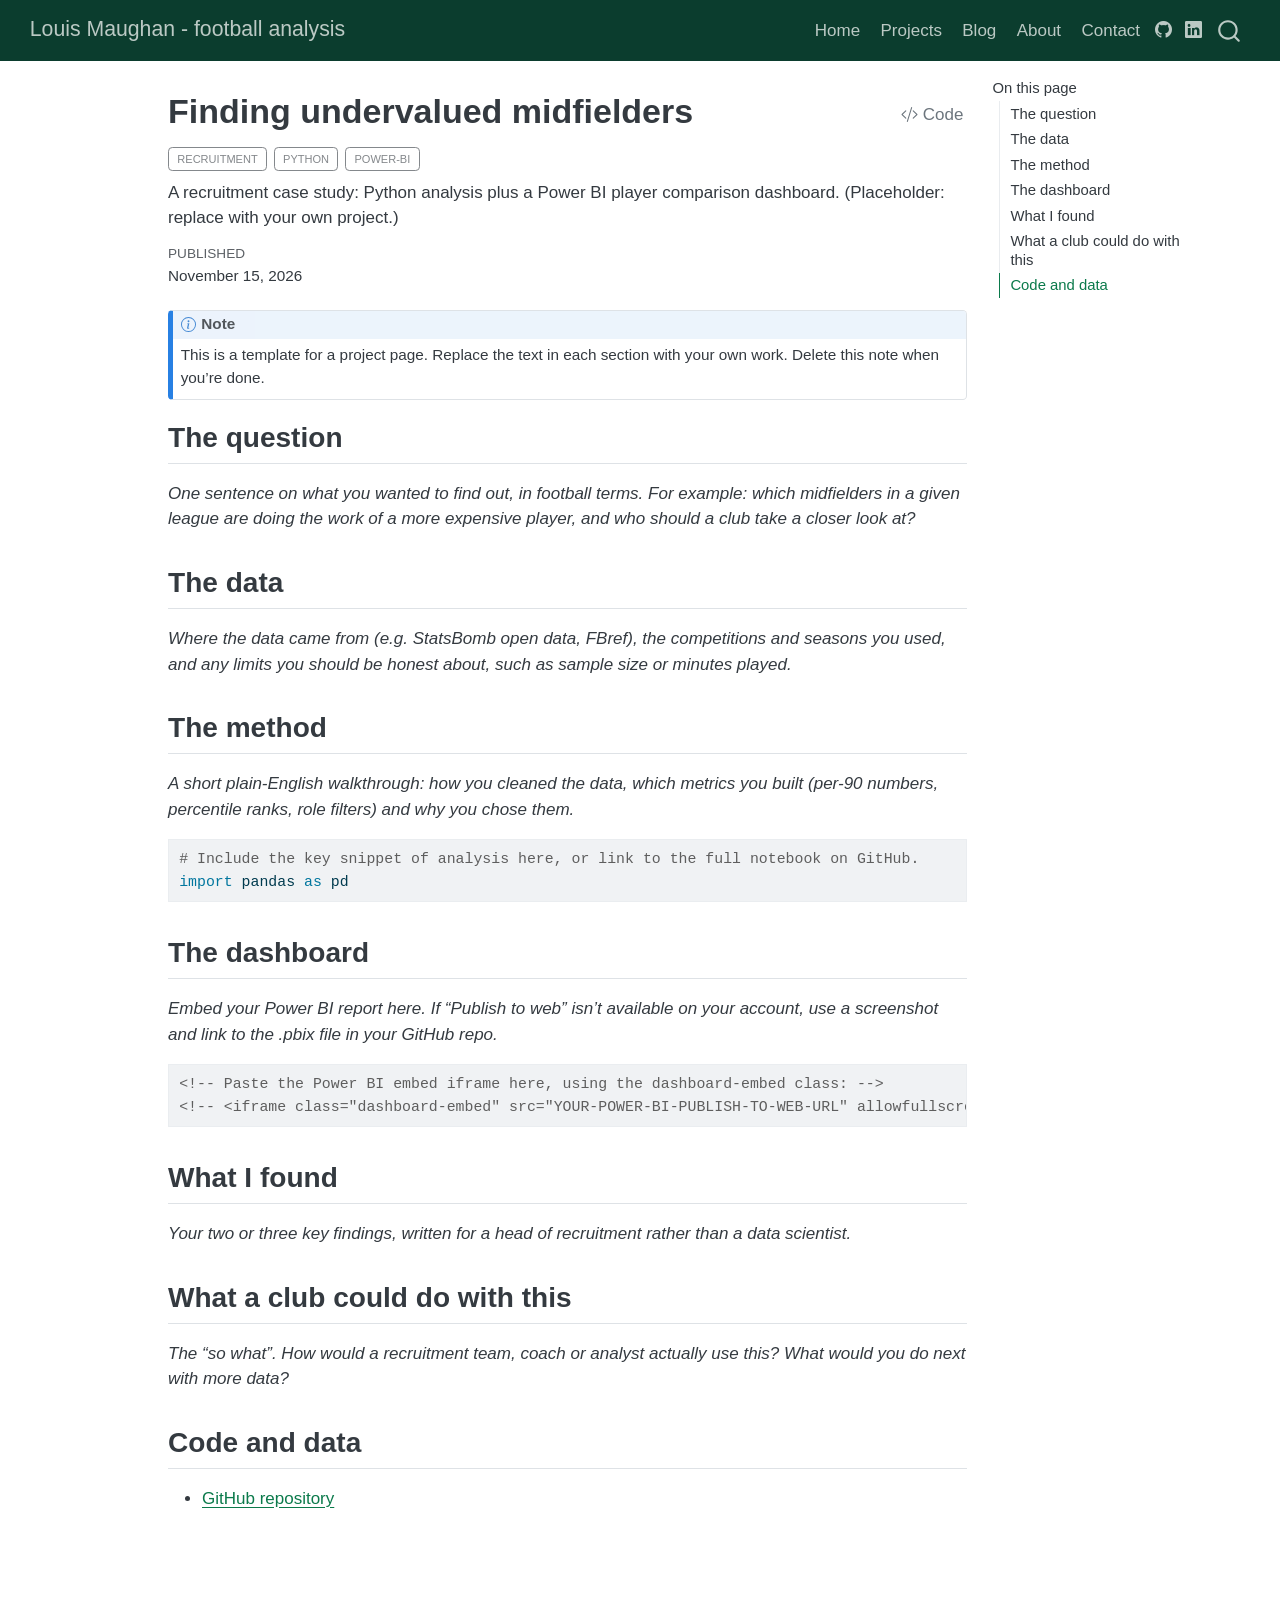
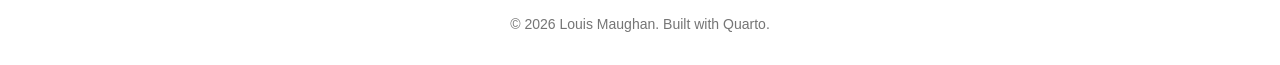
<file: projects/recruitment-dashboard.html>
<!DOCTYPE html>
<html xmlns="http://www.w3.org/1999/xhtml" lang="en" xml:lang="en"><head>

<meta charset="utf-8">
<meta name="generator" content="quarto-1.11.9">

<meta name="viewport" content="width=device-width, initial-scale=1.0, user-scalable=yes">

<meta name="dcterms.date" content="2026-11-15">
<meta name="description" content="A recruitment case study: Python analysis plus a Power BI player comparison dashboard. (Placeholder: replace with your own project.)">

<title>Finding undervalued midfielders – Louis Maughan - football analysis</title>
<style>
/* Default styles provided by pandoc.
** See https://pandoc.org/MANUAL.html#variables-for-html for config info.
*/
span.smallcaps{font-variant: small-caps;}
div.columns{display: flex; gap: 1.5em;}
div.column{flex: auto;}
@media screen {
div.columns{gap: min(4vw, 1.5em);}
div.column{overflow-x: auto;}
}
div.hanging-indent{margin-left: 1.5em; text-indent: -1.5em;}
ul.task-list{list-style: none;}
ul.task-list li input[type="checkbox"] {
  width: 0.8em;
  margin: 0 0.8em 0.2em -1em; /* quarto-specific, see https://github.com/quarto-dev/quarto-cli/issues/4556 */ 
  vertical-align: middle;
}
/* CSS for syntax highlighting */
html { -webkit-text-size-adjust: 100%; }
pre > code.sourceCode { white-space: pre; position: relative; }
pre > code.sourceCode > span { display: inline-block; line-height: 1.25; }
pre > code.sourceCode > span:empty { height: 1.2em; }
.sourceCode { overflow: visible; }
code.sourceCode > span { color: inherit; text-decoration: inherit; }
div.sourceCode { margin: 1em 0; }
pre.sourceCode { margin: 0; }
@media screen {
div.sourceCode { overflow: auto; }
}
@media print {
pre > code.sourceCode { white-space: pre-wrap; }
pre > code.sourceCode > span { text-indent: -5em; padding-left: 5em; }
}
pre.numberSource code
  { counter-reset: source-line 0; }
pre.numberSource code > span
  { position: relative; left: -4em; counter-increment: source-line; }
pre.numberSource code > span > a:first-child::before
  { content: counter(source-line);
    position: relative; left: -1em; text-align: right; vertical-align: baseline;
    border: none; display: inline-block;
    -webkit-touch-callout: none; -webkit-user-select: none;
    -khtml-user-select: none; -moz-user-select: none;
    -ms-user-select: none; user-select: none;
    padding: 0 4px; width: 4em;
  }
pre.numberSource { margin-left: 3em;  padding-left: 4px; }
div.sourceCode
  {   }
@media screen {
pre > code.sourceCode > span > a:first-child::before { text-decoration: underline; }
}
</style>


<script src="../site_libs/quarto-nav/quarto-nav.js"></script>
<script src="../site_libs/quarto-nav/headroom.min.js"></script>
<script src="../site_libs/clipboard/clipboard.min.js"></script>
<script src="../site_libs/quarto-search/autocomplete.umd.js"></script>
<script src="../site_libs/quarto-search/fuse.min.js"></script>
<script src="../site_libs/quarto-search/quarto-search.js"></script>
<meta name="quarto:offset" content="../">
<link href="../favicon.png" rel="icon" type="image/png">
<script src="../site_libs/quarto-html/quarto.js" type="module"></script>
<script src="../site_libs/quarto-html/tabsets/tabsets.js" type="module"></script>
<script src="../site_libs/quarto-html/scrollable-regions/scrollable-regions.js" type="module"></script>
<script src="../site_libs/quarto-html/popper.min.js"></script>
<script src="../site_libs/quarto-html/tippy.umd.min.js"></script>
<script src="../site_libs/quarto-html/anchor.min.js"></script>
<link href="../site_libs/quarto-html/tippy.css" rel="stylesheet">
<link href="../site_libs/quarto-html/quarto-syntax-highlighting-63b5708e65d6cd79cd7618c58d0c21e7.css" rel="stylesheet" id="quarto-text-highlighting-styles">
<script src="../site_libs/bootstrap/bootstrap.min.js"></script>
<link href="../site_libs/bootstrap/bootstrap-icons.css" rel="stylesheet">
<link href="../site_libs/bootstrap/bootstrap-aab86a7b5dbd2cdbcfb85e33983b7737.min.css" rel="stylesheet" append-hash="true" id="quarto-bootstrap" data-mode="light">
<script id="quarto-search-options" type="application/json">{
  "location": "navbar",
  "copy-button": false,
  "collapse-after": 3,
  "panel-placement": "end",
  "type": "overlay",
  "limit": 50,
  "keyboard-shortcut": [
    "f",
    "/",
    "s"
  ],
  "show-item-context": false,
  "language": {
    "search-no-results-text": "No results",
    "search-matching-documents-text": "matching documents",
    "search-copy-link-title": "Copy link to search",
    "search-hide-matches-text": "Hide additional matches",
    "search-more-match-text": "more match in this document",
    "search-more-matches-text": "more matches in this document",
    "search-clear-button-title": "Clear",
    "search-text-placeholder": "",
    "search-detached-cancel-button-title": "Cancel",
    "search-submit-button-title": "Submit",
    "search-label": "Search"
  }
}</script>


</head>

<body class="nav-fixed quarto-light"><a id="quarto-skip-link" class="visually-hidden-focusable" href="#quarto-document-content">Skip to main content</a>

<div id="quarto-search-results"></div>
  <header id="quarto-header" class="headroom fixed-top">
    <nav class="navbar navbar-expand-lg " data-bs-theme="dark" aria-label="Site">
      <div class="navbar-container container-fluid">
      <div class="navbar-brand-container mx-auto">
    <a class="navbar-brand" href="../index.html">
    <span class="navbar-title">Louis Maughan - football analysis</span>
    </a>
  </div>
          <button class="navbar-toggler" type="button" data-bs-toggle="collapse" data-bs-target="#navbarCollapse" aria-controls="navbarCollapse" aria-expanded="false" aria-label="Toggle navigation" onclick="if (window.quartoToggleHeadroom) { window.quartoToggleHeadroom(); }">
  <span class="navbar-toggler-icon"></span>
</button>
          <div class="collapse navbar-collapse" id="navbarCollapse">
            <ul class="navbar-nav navbar-nav-scroll ms-auto">
  <li class="nav-item">
    <a class="nav-link" href="../index.html"> 
<span class="menu-text">Home</span></a>
  </li>  
  <li class="nav-item">
    <a class="nav-link" href="../projects/index.html"> 
<span class="menu-text">Projects</span></a>
  </li>  
  <li class="nav-item">
    <a class="nav-link" href="../blog/index.html"> 
<span class="menu-text">Blog</span></a>
  </li>  
  <li class="nav-item">
    <a class="nav-link" href="../about.html"> 
<span class="menu-text">About</span></a>
  </li>  
  <li class="nav-item">
    <a class="nav-link" href="../contact.html"> 
<span class="menu-text">Contact</span></a>
  </li>  
</ul>
          </div> <!-- /navcollapse -->
            <div class="quarto-navbar-tools">
    <a href="https://github.com/louismaughan" title="" class="quarto-navigation-tool px-1" aria-label=""><i class="bi bi-github"></i></a>
    <a href="https://www.linkedin.com/in/louismaughan" title="" class="quarto-navigation-tool px-1" aria-label=""><i class="bi bi-linkedin"></i></a>
</div>
            <div id="quarto-search" class="" title="Search"></div>
      </div> <!-- /container-fluid -->
    </nav>
</header>
<!-- content -->
<div id="quarto-content" class="quarto-container page-columns page-rows-contents page-layout-article page-navbar">
<!-- sidebar -->
<!-- margin-sidebar -->
    <div id="quarto-margin-sidebar" class="sidebar margin-sidebar">
        <nav id="TOC" role="doc-toc" aria-labelledby="toc-title" class="toc-active">
    <h2 id="toc-title">On this page</h2>
   
  <ul>
  <li><a href="#the-question" id="toc-the-question" class="nav-link active" data-scroll-target="#the-question">The question</a></li>
  <li><a href="#the-data" id="toc-the-data" class="nav-link" data-scroll-target="#the-data">The data</a></li>
  <li><a href="#the-method" id="toc-the-method" class="nav-link" data-scroll-target="#the-method">The method</a></li>
  <li><a href="#the-dashboard" id="toc-the-dashboard" class="nav-link" data-scroll-target="#the-dashboard">The dashboard</a></li>
  <li><a href="#what-i-found" id="toc-what-i-found" class="nav-link" data-scroll-target="#what-i-found">What I found</a></li>
  <li><a href="#what-a-club-could-do-with-this" id="toc-what-a-club-could-do-with-this" class="nav-link" data-scroll-target="#what-a-club-could-do-with-this">What a club could do with this</a></li>
  <li><a href="#code-and-data" id="toc-code-and-data" class="nav-link" data-scroll-target="#code-and-data">Code and data</a></li>
  </ul>
</nav>
    </div>
<!-- main -->
<main class="content" id="quarto-document-content" tabindex="-1">

<header id="title-block-header" class="quarto-title-block default">
<div class="quarto-title">
<div class="quarto-title-block"><div><h1 class="title">Finding undervalued midfielders</h1><button type="button" class="btn code-tools-button" id="quarto-code-tools-source"><i class="bi"></i> Code</button></div></div>
  <div class="quarto-categories">
    <div class="quarto-category">recruitment</div>
    <div class="quarto-category">python</div>
    <div class="quarto-category">power-bi</div>
  </div>
  </div>

<div>
  <div class="description">
    A recruitment case study: Python analysis plus a Power BI player comparison dashboard. (Placeholder: replace with your own project.)
  </div>
</div>


<div class="quarto-title-meta">

    
    <div>
    <div class="quarto-title-meta-heading">Published</div>
    <div class="quarto-title-meta-contents">
      <p class="date">November 15, 2026</p>
    </div>
  </div>
  
    
  </div>
  


</header>


<div class="callout callout-style-default callout-note callout-titled">
<div class="callout-header d-flex align-content-center">
<div class="callout-icon-container">
<i class="callout-icon"></i>
</div>
<div class="callout-title-container flex-fill">
Note
</div>
</div>
<div class="callout-body-container callout-body">
<p>This is a template for a project page. Replace the text in each section with your own work. Delete this note when you’re done.</p>
</div>
</div>
<section id="the-question" class="level2">
<h2 class="anchored" data-anchor-id="the-question">The question</h2>
<p><em>One sentence on what you wanted to find out, in football terms. For example: which midfielders in a given league are doing the work of a more expensive player, and who should a club take a closer look at?</em></p>
</section>
<section id="the-data" class="level2">
<h2 class="anchored" data-anchor-id="the-data">The data</h2>
<p><em>Where the data came from (e.g.&nbsp;StatsBomb open data, FBref), the competitions and seasons you used, and any limits you should be honest about, such as sample size or minutes played.</em></p>
</section>
<section id="the-method" class="level2">
<h2 class="anchored" data-anchor-id="the-method">The method</h2>
<p><em>A short plain-English walkthrough: how you cleaned the data, which metrics you built (per-90 numbers, percentile ranks, role filters) and why you chose them.</em></p>
<div class="code-copy-outer-scaffold"><div class="sourceCode" id="cb1"><pre class="sourceCode python code-with-copy"><code class="sourceCode python"><span id="cb1-1"><a href="#cb1-1" aria-hidden="true" tabindex="-1"></a><span class="co"># Include the key snippet of analysis here, or link to the full notebook on GitHub.</span></span>
<span id="cb1-2"><a href="#cb1-2" aria-hidden="true" tabindex="-1"></a><span class="im">import</span> pandas <span class="im">as</span> pd</span></code></pre></div><button title="Copy to Clipboard" class="code-copy-button"><i class="bi"></i></button></div>
</section>
<section id="the-dashboard" class="level2">
<h2 class="anchored" data-anchor-id="the-dashboard">The dashboard</h2>
<p><em>Embed your Power BI report here. If “Publish to web” isn’t available on your account, use a screenshot and link to the .pbix file in your GitHub repo.</em></p>
<div class="code-copy-outer-scaffold"><div class="sourceCode" id="cb2"><pre class="sourceCode html code-with-copy"><code class="sourceCode html"><span id="cb2-1"><a href="#cb2-1" aria-hidden="true" tabindex="-1"></a><span class="co">&lt;!-- Paste the Power BI embed iframe here, using the dashboard-embed class: --&gt;</span></span>
<span id="cb2-2"><a href="#cb2-2" aria-hidden="true" tabindex="-1"></a><span class="co">&lt;!-- &lt;iframe class="dashboard-embed" src="YOUR-POWER-BI-PUBLISH-TO-WEB-URL" allowfullscreen&gt;&lt;/iframe&gt; --&gt;</span></span></code></pre></div><button title="Copy to Clipboard" class="code-copy-button"><i class="bi"></i></button></div>
</section>
<section id="what-i-found" class="level2">
<h2 class="anchored" data-anchor-id="what-i-found">What I found</h2>
<p><em>Your two or three key findings, written for a head of recruitment rather than a data scientist.</em></p>
</section>
<section id="what-a-club-could-do-with-this" class="level2">
<h2 class="anchored" data-anchor-id="what-a-club-could-do-with-this">What a club could do with this</h2>
<p><em>The “so what”. How would a recruitment team, coach or analyst actually use this? What would you do next with more data?</em></p>
</section>
<section id="code-and-data" class="level2">
<h2 class="anchored" data-anchor-id="code-and-data">Code and data</h2>
<ul>
<li><a href="https://github.com/YOUR-GITHUB-USERNAME/YOUR-PROJECT-REPO">GitHub repository</a></li>
</ul>


<!-- -->

</section>

</main> <!-- /main -->
<script id="quarto-html-after-body" type="application/javascript">
  window.document.addEventListener("DOMContentLoaded", function (event) {
    const icon = "";
    const anchorJS = new window.AnchorJS();
    anchorJS.options = {
      placement: 'right',
      icon: icon
    };
    anchorJS.add('.anchored');
    const isCodeAnnotation = (el) => {
      for (const clz of el.classList) {
        if (clz.startsWith('code-annotation-')) {                     
          return true;
        }
      }
      return false;
    }
    const onCopySuccess = function(e) {
      // button target
      const button = e.trigger;
      // don't keep focus
      button.blur();
      // flash "checked"
      button.classList.add('code-copy-button-checked');
      var currentTitle = button.getAttribute("title");
      button.setAttribute("title", "Copied!");
      let tooltip;
      if (window.bootstrap) {
        button.setAttribute("data-bs-toggle", "tooltip");
        button.setAttribute("data-bs-placement", "left");
        button.setAttribute("data-bs-title", "Copied!");
        tooltip = new bootstrap.Tooltip(button, 
          { trigger: "manual", 
            customClass: "code-copy-button-tooltip",
            offset: [0, -8]});
        tooltip.show();    
      }
      setTimeout(function() {
        if (tooltip) {
          tooltip.hide();
          button.removeAttribute("data-bs-title");
          button.removeAttribute("data-bs-toggle");
          button.removeAttribute("data-bs-placement");
        }
        button.setAttribute("title", currentTitle);
        button.classList.remove('code-copy-button-checked');
      }, 1000);
      // clear code selection
      e.clearSelection();
    }
    const getTextToCopy = function(trigger) {
      const outerScaffold = trigger.parentElement.cloneNode(true);
      const codeEl = outerScaffold.querySelector('code');
      for (const childEl of codeEl.children) {
        if (isCodeAnnotation(childEl)) {
          childEl.remove();
        }
      }
      return codeEl.innerText;
    }
    const clipboard = new window.ClipboardJS('.code-copy-button:not([data-in-quarto-modal])', {
      text: getTextToCopy
    });
    clipboard.on('success', onCopySuccess);
    if (window.document.getElementById('quarto-embedded-source-code-modal')) {
      const clipboardModal = new window.ClipboardJS('.code-copy-button[data-in-quarto-modal]', {
        text: getTextToCopy,
        container: window.document.getElementById('quarto-embedded-source-code-modal')
      });
      clipboardModal.on('success', onCopySuccess);
    }
    const viewSource = window.document.getElementById('quarto-view-source') ||
                       window.document.getElementById('quarto-code-tools-source');
    if (viewSource) {
      const sourceUrl = viewSource.getAttribute("data-quarto-source-url");
      viewSource.addEventListener("click", function(e) {
        if (sourceUrl) {
          // rstudio viewer pane
          if (/\bcapabilities=\b/.test(window.location)) {
            window.open(sourceUrl);
          } else {
            window.location.href = sourceUrl;
          }
        } else {
          const modal = new bootstrap.Modal(document.getElementById('quarto-embedded-source-code-modal'));
          modal.show();
        }
        return false;
      });
    }
    function toggleCodeHandler(show) {
      return function(e) {
        const cellDetails = window.document.querySelectorAll(".cell details.code-fold");
        for (let i=0; i<cellDetails.length; i++) {
          const details = cellDetails[i];
          if (show) {
            details.open = true;
          } else {
            details.removeAttribute("open");
          }
        }
        const cellCodeDivs = window.document.querySelectorAll(".cell div.sourceCode.cell-code");
        const fromCls = show ? "hidden" : "unhidden";
        const toCls = show ? "unhidden" : "hidden";
        for (let i=0; i<cellCodeDivs.length; i++) {
          const codeDiv = cellCodeDivs[i];
          if (codeDiv.classList.contains(fromCls)) {
            codeDiv.classList.remove(fromCls);
            codeDiv.classList.add(toCls);
          } 
        }
        return false;
      }
    }
    const hideAllCode = window.document.getElementById("quarto-hide-all-code");
    if (hideAllCode) {
      hideAllCode.addEventListener("click", toggleCodeHandler(false));
    }
    const showAllCode = window.document.getElementById("quarto-show-all-code");
    if (showAllCode) {
      showAllCode.addEventListener("click", toggleCodeHandler(true));
    }
      var localhostRegex = new RegExp(/^(?:http|https):\/\/localhost\:?[0-9]*\//);
      var mailtoRegex = new RegExp(/^mailto:/);
        var filterRegex = new RegExp("https:\/\/louismaughan\.github\.io\/louis-portfolio");
      const newWindowLabel = "(opens in a new tab)";
      const newWindowNoteId = "quarto-ext-newwindow-label";
      // Links reference one hidden label through aria-describedby, so the
      // announcement never changes their accessible name.
      var describeNewWindow = (link) => {
        if (!window.document.getElementById(newWindowNoteId)) {
          var newWindowNote = window.document.createElement("span");
          newWindowNote.id = newWindowNoteId;
          newWindowNote.hidden = true;
          newWindowNote.textContent = newWindowLabel;
          window.document.body.appendChild(newWindowNote);
        }
        var describedBy = (link.getAttribute("aria-describedby") || "").split(/\s+/).filter(Boolean);
        if (!describedBy.includes(newWindowNoteId)) {
          describedBy.push(newWindowNoteId);
          link.setAttribute("aria-describedby", describedBy.join(" "));
        }
      }
      var isInternal = (href) => {
          return filterRegex.test(href) || localhostRegex.test(href) || mailtoRegex.test(href);
      }
      // Inspect non-navigation links and adorn them if external
      window.quartoDecorateExternalLinks = function (root) {
     var links = (root || window.document).querySelectorAll('a[href]:not(.nav-link):not(.navbar-brand):not(.toc-action):not(.sidebar-link):not(.sidebar-item-toggle):not(.pagination-link):not(.no-external):not([aria-hidden]):not(.dropdown-item):not(.quarto-navigation-tool):not(.about-link)');
      for (var i=0; i<links.length; i++) {
        const link = links[i];
        if (!isInternal(link.href)) {
          // undo the damage that might have been done by quarto-nav.js in the case of
          // links that we want to consider external
          if (link.dataset.originalHref !== undefined) {
            link.href = link.dataset.originalHref;
          }
            // target, if specified
            link.setAttribute("target", "_blank");
            if (link.getAttribute("rel") === null) {
              link.setAttribute("rel", "noopener");
            }
            describeNewWindow(link);
          if (!link.classList.contains('no-external-icon')) {
          }
        }
      }
      };
      window.quartoDecorateExternalLinks(window.document);
    // Esc closes the popup (WCAG 1.4.13) and focus leaving both trigger and
    // popup closes it (WCAG 2.4.11); tippy handles neither for interactive popups.
    const hideOnEscAndFocusOut = {
      name: 'hideOnEscAndFocusOut',
      defaultValue: true,
      fn(instance) {
        const dismiss = () => {
          // A show scheduled by the trigger delay would otherwise reopen it
          instance.clearDelayTimeouts();
          instance.hide();
        };
        const onKeyDown = (event) => {
          if (event.key !== 'Escape') {
            return;
          }
          // Keep Esc from also reaching page handlers (e.g. reveal.js overview),
          // except an open reveal.js slide menu, which Esc should close too.
          // The menu handles keys only when its keyboard option is on.
          const menuHandlesEsc = window.Reveal?.getPlugin?.('menu')?.isOpen() &&
            window.Reveal.getConfig().menu?.keyboard !== false;
          if (!menuHandlesEsc) {
            event.stopPropagation();
          }
          if (instance.popper.contains(window.document.activeElement)) {
            // Disabled while refocusing so the focus trigger does not reopen it
            instance.disable();
            instance.reference.focus();
            instance.enable();
          }
          dismiss();
        };
        const onFocusOut = (event) => {
          const target = event.relatedTarget;
          if (target && !instance.reference.contains(target) &&
              !instance.popper.contains(target)) {
            dismiss();
          }
        };
        // On the trigger too: a click trigger (code-annotations: select) has no
        // blur handling. Attached for the instance's lifetime so leaving the
        // trigger also cancels a show still pending on the trigger delay.
        instance.reference.addEventListener('focusout', onFocusOut);
        return {
          onShow() {
            window.document.addEventListener('keydown', onKeyDown, true);
            instance.popper.addEventListener('focusout', onFocusOut);
          },
          onHide() {
            window.document.removeEventListener('keydown', onKeyDown, true);
            instance.popper.removeEventListener('focusout', onFocusOut);
          },
          onDestroy() {
            instance.reference.removeEventListener('focusout', onFocusOut);
          },
        };
      },
    };
    function tippyHover(el, contentFn, onTriggerFn, onUntriggerFn) {
      const config = {
        allowHTML: true,
        maxWidth: 500,
        delay: 100,
        arrow: false,
        appendTo: function(el) {
            return el.parentElement;
        },
        interactive: true,
        interactiveBorder: 10,
        theme: 'quarto',
        placement: 'bottom-start',
        plugins: [hideOnEscAndFocusOut],
      };
      if (contentFn) {
        config.content = contentFn;
      }
      if (onTriggerFn) {
        config.onTrigger = onTriggerFn;
      }
      if (onUntriggerFn) {
        config.onUntrigger = onUntriggerFn;
      }
      window.tippy(el, config); 
    }
    const noterefs = window.document.querySelectorAll('a[role="doc-noteref"]');
    for (var i=0; i<noterefs.length; i++) {
      const ref = noterefs[i];
      tippyHover(ref, function() {
        // use id or data attribute instead here
        let href = ref.getAttribute('data-footnote-href') || ref.getAttribute('href');
        try { href = new URL(href).hash; } catch {}
        const id = href.replace(/^#\/?/, "");
        const note = window.document.getElementById(id);
        if (note) {
          return note.innerHTML;
        } else {
          return "";
        }
      });
    }
    const xrefs = window.document.querySelectorAll('a.quarto-xref');
    const processXRef = (id, note) => {
      // Strip column container classes
      const stripColumnClz = (el) => {
        el.classList.remove("page-full", "page-columns");
        if (el.children) {
          for (const child of el.children) {
            stripColumnClz(child);
          }
        }
      }
      stripColumnClz(note)
      if (id === null || id.startsWith('sec-')) {
        // Special case sections, only their first couple elements
        const container = document.createElement("div");
        if (note.children && note.children.length > 2) {
          container.appendChild(note.children[0].cloneNode(true));
          for (let i = 1; i < note.children.length; i++) {
            const child = note.children[i];
            if (child.tagName === "P" && child.innerText === "") {
              continue;
            } else {
              container.appendChild(child.cloneNode(true));
              break;
            }
          }
          if (window.Quarto?.typesetMath) {
            window.Quarto.typesetMath(container);
          }
          return container.innerHTML
        } else {
          if (window.Quarto?.typesetMath) {
            window.Quarto.typesetMath(note);
          }
          return note.innerHTML;
        }
      } else {
        // Remove any anchor links if they are present
        const anchorLink = note.querySelector('a.anchorjs-link');
        if (anchorLink) {
          anchorLink.remove();
        }
        if (window.Quarto?.typesetMath) {
          window.Quarto.typesetMath(note);
        }
        if (note.classList.contains("callout")) {
          return note.outerHTML;
        } else {
          return note.innerHTML;
        }
      }
    }
    for (var i=0; i<xrefs.length; i++) {
      const xref = xrefs[i];
      tippyHover(xref, undefined, function(instance) {
        instance.disable();
        let url = xref.getAttribute('href');
        let hash = undefined; 
        if (url.startsWith('#')) {
          hash = url;
        } else {
          try { hash = new URL(url).hash; } catch {}
        }
        if (hash) {
          const id = hash.replace(/^#\/?/, "");
          const note = window.document.getElementById(id);
          if (note !== null) {
            try {
              const html = processXRef(id, note.cloneNode(true));
              instance.setContent(html);
            } finally {
              instance.enable();
              instance.show();
            }
          } else {
            // See if we can fetch this
            fetch(url.split('#')[0])
            .then(res => res.text())
            .then(html => {
              const parser = new DOMParser();
              const htmlDoc = parser.parseFromString(html, "text/html");
              const note = htmlDoc.getElementById(id);
              if (note !== null) {
                const html = processXRef(id, note);
                instance.setContent(html);
              } 
            }).finally(() => {
              instance.enable();
              instance.show();
            });
          }
        } else {
          // See if we can fetch a full url (with no hash to target)
          // This is a special case and we should probably do some content thinning / targeting
          fetch(url)
          .then(res => res.text())
          .then(html => {
            const parser = new DOMParser();
            const htmlDoc = parser.parseFromString(html, "text/html");
            const note = htmlDoc.querySelector('main.content');
            if (note !== null) {
              // This should only happen for chapter cross references
              // (since there is no id in the URL)
              // remove the first header
              if (note.children.length > 0 && note.children[0].tagName === "HEADER") {
                note.children[0].remove();
              }
              const html = processXRef(null, note);
              instance.setContent(html);
            } 
          }).finally(() => {
            instance.enable();
            instance.show();
          });
        }
      }, function(instance) {
      });
    }
        let selectedAnnoteEl;
        const selectorForAnnotation = ( cell, annotation) => {
          let cellAttr = 'data-code-cell="' + cell + '"';
          let lineAttr = 'data-code-annotation="' +  annotation + '"';
          const selector = 'span[' + cellAttr + '][' + lineAttr + ']';
          return selector;
        }
        const selectCodeLines = (annoteEl) => {
          const doc = window.document;
          const targetCell = annoteEl.getAttribute("data-target-cell");
          const targetAnnotation = annoteEl.getAttribute("data-target-annotation");
          const annoteSpan = window.document.querySelector(selectorForAnnotation(targetCell, targetAnnotation));
          const lines = annoteSpan.getAttribute("data-code-lines").split(",");
          const lineIds = lines.map((line) => {
            return targetCell + "-" + line;
          })
          // Each band is positioned against its own containing block, which is
          // not the offsetParent of the lines, so place it from client rects.
          const placeBand = (band, firstEl, lastEl, codeBlock) => {
            const container = band.offsetParent;
            if (container === null) {
              return;
            }
            const containerRect = container.getBoundingClientRect();
            // Reveal.js scales slides with a transform, so convert client
            // pixels back to the CSS pixels of the container.
            const scale = containerRect.height / container.offsetHeight || 1;
            const firstRect = firstEl.getBoundingClientRect();
            const lastRect = lastEl.getBoundingClientRect();
            const top = (firstRect.top - containerRect.top) / scale - container.clientTop + container.scrollTop;
            const height = (lastRect.bottom - firstRect.top) / scale;
            band.style.top = top - 2 + "px";
            band.style.height = height + 4 + "px";
            if (codeBlock) {
              // Without the copy button wrapper, the containing block is wider
              // than the code block, so span the code block explicitly.
              const blockRect = codeBlock.getBoundingClientRect();
              band.style.left = (blockRect.left - containerRect.left) / scale - container.clientLeft + container.scrollLeft + "px";
              band.style.width = blockRect.width / scale + "px";
            }
          };
          if (lineIds.length > 0) {
            const el = window.document.getElementById(lineIds[0]);
            const lastEl = window.document.getElementById(lineIds[lineIds.length - 1]);
            const parent = el.parentElement.parentElement;
            // cook up a div (if necessary) and position it
            let div = window.document.getElementById("code-annotation-line-highlight");
            if (div === null) {
              div = window.document.createElement("div");
              div.setAttribute("id", "code-annotation-line-highlight");
              div.style.position = 'absolute';
              parent.appendChild(div);
            }
            placeBand(div, el, lastEl, parent.closest("div.sourceCode") || parent);
            let gutterDiv = window.document.getElementById("code-annotation-line-highlight-gutter");
            if (gutterDiv === null) {
              gutterDiv = window.document.createElement("div");
              gutterDiv.setAttribute("id", "code-annotation-line-highlight-gutter");
              gutterDiv.style.position = 'absolute';
              const codeCell = window.document.getElementById(targetCell);
              const gutter = codeCell.querySelector('.code-annotation-gutter');
              gutter.appendChild(gutterDiv);
            }
            placeBand(gutterDiv, el, lastEl);
            selectedAnnoteEl = annoteEl;
          }
        };
        const unselectCodeLines = () => {
          const elementsIds = ["code-annotation-line-highlight", "code-annotation-line-highlight-gutter"];
          elementsIds.forEach((elId) => {
            const div = window.document.getElementById(elId);
            if (div) {
              div.remove();
            }
          });
          selectedAnnoteEl = undefined;
        };
          // Handle positioning of the toggle
      window.addEventListener(
        "resize",
        throttle(() => {
          elRect = undefined;
          if (selectedAnnoteEl) {
            selectCodeLines(selectedAnnoteEl);
          }
        }, 10)
      );
      function throttle(fn, ms) {
      let throttle = false;
      let timer;
        return (...args) => {
          if(!throttle) { // first call gets through
              fn.apply(this, args);
              throttle = true;
          } else { // all the others get throttled
              if(timer) clearTimeout(timer); // cancel #2
              timer = setTimeout(() => {
                fn.apply(this, args);
                timer = throttle = false;
              }, ms);
          }
        };
      }
        // Attach click handler to the DT
        const annoteDls = window.document.querySelectorAll('dt[data-target-cell]');
        for (const annoteDlNode of annoteDls) {
          annoteDlNode.addEventListener('click', (event) => {
            const clickedEl = event.target;
            if (clickedEl !== selectedAnnoteEl) {
              unselectCodeLines();
              const activeEl = window.document.querySelector('dt[data-target-cell].code-annotation-active');
              if (activeEl) {
                activeEl.classList.remove('code-annotation-active');
              }
              selectCodeLines(clickedEl);
              clickedEl.classList.add('code-annotation-active');
            } else {
              // Unselect the line
              unselectCodeLines();
              clickedEl.classList.remove('code-annotation-active');
            }
          });
        }
    const findCites = (el) => {
      const parentEl = el.parentElement;
      if (parentEl) {
        const cites = parentEl.dataset.cites;
        if (cites) {
          return {
            el,
            cites: cites.split(' ')
          };
        } else {
          return findCites(el.parentElement)
        }
      } else {
        return undefined;
      }
    };
    var bibliorefs = window.document.querySelectorAll('a[role="doc-biblioref"]');
    for (var i=0; i<bibliorefs.length; i++) {
      const ref = bibliorefs[i];
      const citeInfo = findCites(ref);
      if (citeInfo) {
        tippyHover(citeInfo.el, function() {
          var popup = window.document.createElement('div');
          citeInfo.cites.forEach(function(cite) {
            var citeDiv = window.document.createElement('div');
            citeDiv.classList.add('hanging-indent');
            citeDiv.classList.add('csl-entry');
            var biblioDiv = window.document.getElementById('ref-' + cite);
            if (biblioDiv) {
              citeDiv.innerHTML = biblioDiv.innerHTML;
            }
            popup.appendChild(citeDiv);
          });
          return popup.innerHTML;
        });
      }
    }
  });
  </script>
  <script type="application/javascript">
  window.quartoScrollableRegionsLabels = {"code":"Scrollable code","output":"Scrollable output"};
  </script><div class="modal fade" id="quarto-embedded-source-code-modal" tabindex="-1" aria-labelledby="quarto-embedded-source-code-modal-label" aria-hidden="true"><div class="modal-dialog modal-dialog-scrollable"><div class="modal-content"><div class="modal-header"><h5 class="modal-title" id="quarto-embedded-source-code-modal-label">Source Code</h5><button class="btn-close" data-bs-dismiss="modal"></button></div><div class="modal-body"><div class="">
<div class="code-copy-outer-scaffold"><div class="sourceCode" id="cb3" data-shortcodes="false"><pre class="sourceCode markdown code-with-copy"><code class="sourceCode markdown"><span id="cb3-1"><a href="#cb3-1" aria-hidden="true" tabindex="-1"></a><span class="co">---</span></span>
<span id="cb3-2"><a href="#cb3-2" aria-hidden="true" tabindex="-1"></a><span class="an">title:</span><span class="co"> "Finding undervalued midfielders"</span></span>
<span id="cb3-3"><a href="#cb3-3" aria-hidden="true" tabindex="-1"></a><span class="an">description:</span><span class="co"> "A recruitment case study: Python analysis plus a Power BI player comparison dashboard. (Placeholder: replace with your own project.)"</span></span>
<span id="cb3-4"><a href="#cb3-4" aria-hidden="true" tabindex="-1"></a><span class="an">date:</span><span class="co"> "2026-11-15"</span></span>
<span id="cb3-5"><a href="#cb3-5" aria-hidden="true" tabindex="-1"></a><span class="an">categories:</span><span class="co"> [recruitment, python, power-bi]</span></span>
<span id="cb3-6"><a href="#cb3-6" aria-hidden="true" tabindex="-1"></a><span class="co">---</span></span>
<span id="cb3-7"><a href="#cb3-7" aria-hidden="true" tabindex="-1"></a></span>
<span id="cb3-8"><a href="#cb3-8" aria-hidden="true" tabindex="-1"></a>::: {.callout-note}</span>
<span id="cb3-9"><a href="#cb3-9" aria-hidden="true" tabindex="-1"></a>This is a template for a project page. Replace the text in each section with your own work. Delete this note when you're done.</span>
<span id="cb3-10"><a href="#cb3-10" aria-hidden="true" tabindex="-1"></a>:::</span>
<span id="cb3-11"><a href="#cb3-11" aria-hidden="true" tabindex="-1"></a></span>
<span id="cb3-12"><a href="#cb3-12" aria-hidden="true" tabindex="-1"></a><span class="fu">## The question</span></span>
<span id="cb3-13"><a href="#cb3-13" aria-hidden="true" tabindex="-1"></a></span>
<span id="cb3-14"><a href="#cb3-14" aria-hidden="true" tabindex="-1"></a>*One sentence on what you wanted to find out, in football terms. For example: which midfielders in a given league are doing the work of a more expensive player, and who should a club take a closer look at?*</span>
<span id="cb3-15"><a href="#cb3-15" aria-hidden="true" tabindex="-1"></a></span>
<span id="cb3-16"><a href="#cb3-16" aria-hidden="true" tabindex="-1"></a><span class="fu">## The data</span></span>
<span id="cb3-17"><a href="#cb3-17" aria-hidden="true" tabindex="-1"></a></span>
<span id="cb3-18"><a href="#cb3-18" aria-hidden="true" tabindex="-1"></a>*Where the data came from (e.g. StatsBomb open data, FBref), the competitions and seasons you used, and any limits you should be honest about, such as sample size or minutes played.*</span>
<span id="cb3-19"><a href="#cb3-19" aria-hidden="true" tabindex="-1"></a></span>
<span id="cb3-20"><a href="#cb3-20" aria-hidden="true" tabindex="-1"></a><span class="fu">## The method</span></span>
<span id="cb3-21"><a href="#cb3-21" aria-hidden="true" tabindex="-1"></a></span>
<span id="cb3-22"><a href="#cb3-22" aria-hidden="true" tabindex="-1"></a>*A short plain-English walkthrough: how you cleaned the data, which metrics you built (per-90 numbers, percentile ranks, role filters) and why you chose them.*</span>
<span id="cb3-23"><a href="#cb3-23" aria-hidden="true" tabindex="-1"></a></span>
<span id="cb3-24"><a href="#cb3-24" aria-hidden="true" tabindex="-1"></a><span class="in">```python</span></span>
<span id="cb3-25"><a href="#cb3-25" aria-hidden="true" tabindex="-1"></a><span class="co"># Include the key snippet of analysis here, or link to the full notebook on GitHub.</span></span>
<span id="cb3-26"><a href="#cb3-26" aria-hidden="true" tabindex="-1"></a><span class="im">import</span> pandas <span class="im">as</span> pd</span>
<span id="cb3-27"><a href="#cb3-27" aria-hidden="true" tabindex="-1"></a><span class="in">```</span></span>
<span id="cb3-28"><a href="#cb3-28" aria-hidden="true" tabindex="-1"></a></span>
<span id="cb3-29"><a href="#cb3-29" aria-hidden="true" tabindex="-1"></a><span class="fu">## The dashboard</span></span>
<span id="cb3-30"><a href="#cb3-30" aria-hidden="true" tabindex="-1"></a></span>
<span id="cb3-31"><a href="#cb3-31" aria-hidden="true" tabindex="-1"></a>*Embed your Power BI report here. If "Publish to web" isn't available on your account, use a screenshot and link to the .pbix file in your GitHub repo.*</span>
<span id="cb3-32"><a href="#cb3-32" aria-hidden="true" tabindex="-1"></a></span>
<span id="cb3-33"><a href="#cb3-33" aria-hidden="true" tabindex="-1"></a><span class="in">```html</span></span>
<span id="cb3-34"><a href="#cb3-34" aria-hidden="true" tabindex="-1"></a><span class="op">&lt;!--</span> Paste the Power BI embed iframe here<span class="op">,</span> using the dashboard<span class="op">-</span>embed class<span class="op">:</span> <span class="op">--&gt;</span></span>
<span id="cb3-35"><a href="#cb3-35" aria-hidden="true" tabindex="-1"></a><span class="op">&lt;!--</span> <span class="op">&lt;</span>iframe class<span class="op">=</span><span class="st">"dashboard-embed"</span> src<span class="op">=</span><span class="st">"YOUR-POWER-BI-PUBLISH-TO-WEB-URL"</span> allowfullscreen<span class="op">&gt;&lt;/</span>iframe<span class="op">&gt;</span> <span class="op">--&gt;</span></span>
<span id="cb3-36"><a href="#cb3-36" aria-hidden="true" tabindex="-1"></a><span class="in">```</span></span>
<span id="cb3-37"><a href="#cb3-37" aria-hidden="true" tabindex="-1"></a></span>
<span id="cb3-38"><a href="#cb3-38" aria-hidden="true" tabindex="-1"></a><span class="fu">## What I found</span></span>
<span id="cb3-39"><a href="#cb3-39" aria-hidden="true" tabindex="-1"></a></span>
<span id="cb3-40"><a href="#cb3-40" aria-hidden="true" tabindex="-1"></a>*Your two or three key findings, written for a head of recruitment rather than a data scientist.*</span>
<span id="cb3-41"><a href="#cb3-41" aria-hidden="true" tabindex="-1"></a></span>
<span id="cb3-42"><a href="#cb3-42" aria-hidden="true" tabindex="-1"></a><span class="fu">## What a club could do with this</span></span>
<span id="cb3-43"><a href="#cb3-43" aria-hidden="true" tabindex="-1"></a></span>
<span id="cb3-44"><a href="#cb3-44" aria-hidden="true" tabindex="-1"></a>*The "so what". How would a recruitment team, coach or analyst actually use this? What would you do next with more data?*</span>
<span id="cb3-45"><a href="#cb3-45" aria-hidden="true" tabindex="-1"></a></span>
<span id="cb3-46"><a href="#cb3-46" aria-hidden="true" tabindex="-1"></a><span class="fu">## Code and data</span></span>
<span id="cb3-47"><a href="#cb3-47" aria-hidden="true" tabindex="-1"></a></span>
<span id="cb3-48"><a href="#cb3-48" aria-hidden="true" tabindex="-1"></a><span class="ss">- </span><span class="co">[</span><span class="ot">GitHub repository</span><span class="co">](https://github.com/YOUR-GITHUB-USERNAME/YOUR-PROJECT-REPO)</span></span></code></pre></div><button title="Copy to Clipboard" class="code-copy-button" data-in-quarto-modal=""><i class="bi"></i></button></div>
</div></div></div></div></div>
</div> <!-- /content -->
<footer class="footer">
  <div class="nav-footer">
    <div class="nav-footer-left">
      &nbsp;
    </div>   
    <div class="nav-footer-center">
<p>© 2026 Louis Maughan. Built with Quarto.</p>
</div>
    <div class="nav-footer-right">
      &nbsp;
    </div>
  </div>
</footer>




</body></html>
</file>
<file: site_libs/quarto-html/tippy.css>
.tippy-box[data-animation=fade][data-state=hidden]{opacity:0}[data-tippy-root]{max-width:calc(100vw - 10px)}.tippy-box{position:relative;background-color:#333;color:#fff;border-radius:4px;font-size:14px;line-height:1.4;white-space:normal;outline:0;transition-property:transform,visibility,opacity}.tippy-box[data-placement^=top]>.tippy-arrow{bottom:0}.tippy-box[data-placement^=top]>.tippy-arrow:before{bottom:-7px;left:0;border-width:8px 8px 0;border-top-color:initial;transform-origin:center top}.tippy-box[data-placement^=bottom]>.tippy-arrow{top:0}.tippy-box[data-placement^=bottom]>.tippy-arrow:before{top:-7px;left:0;border-width:0 8px 8px;border-bottom-color:initial;transform-origin:center bottom}.tippy-box[data-placement^=left]>.tippy-arrow{right:0}.tippy-box[data-placement^=left]>.tippy-arrow:before{border-width:8px 0 8px 8px;border-left-color:initial;right:-7px;transform-origin:center left}.tippy-box[data-placement^=right]>.tippy-arrow{left:0}.tippy-box[data-placement^=right]>.tippy-arrow:before{left:-7px;border-width:8px 8px 8px 0;border-right-color:initial;transform-origin:center right}.tippy-box[data-inertia][data-state=visible]{transition-timing-function:cubic-bezier(.54,1.5,.38,1.11)}.tippy-arrow{width:16px;height:16px;color:#333}.tippy-arrow:before{content:"";position:absolute;border-color:transparent;border-style:solid}.tippy-content{position:relative;padding:5px 9px;z-index:1}
</file>
<file: site_libs/quarto-html/quarto-syntax-highlighting-63b5708e65d6cd79cd7618c58d0c21e7.css>
/* quarto syntax highlight colors */
:root {
  --quarto-hl-ot-color: #003B4F;
  --quarto-hl-at-color: #657422;
  --quarto-hl-ss-color: #20794D;
  --quarto-hl-an-color: #5E5E5E;
  --quarto-hl-fu-color: #4758AB;
  --quarto-hl-st-color: #20794D;
  --quarto-hl-cf-color: #003B4F;
  --quarto-hl-op-color: #5E5E5E;
  --quarto-hl-er-color: #AD0000;
  --quarto-hl-bn-color: #AD0000;
  --quarto-hl-al-color: #AD0000;
  --quarto-hl-va-color: #111111;
  --quarto-hl-bu-color: inherit;
  --quarto-hl-ex-color: inherit;
  --quarto-hl-pp-color: #AD0000;
  --quarto-hl-in-color: #5E5E5E;
  --quarto-hl-vs-color: #20794D;
  --quarto-hl-wa-color: #5E5E5E;
  --quarto-hl-do-color: #5E5E5E;
  --quarto-hl-im-color: #00769E;
  --quarto-hl-ch-color: #20794D;
  --quarto-hl-dt-color: #AD0000;
  --quarto-hl-fl-color: #AD0000;
  --quarto-hl-co-color: #5E5E5E;
  --quarto-hl-cv-color: #5E5E5E;
  --quarto-hl-cn-color: #8f5902;
  --quarto-hl-sc-color: #5E5E5E;
  --quarto-hl-dv-color: #AD0000;
  --quarto-hl-kw-color: #003B4F;
}

/* other quarto variables */
:root {
  --quarto-font-monospace: SFMono-Regular, Menlo, Monaco, Consolas, "Liberation Mono", "Courier New", monospace;
}

/* syntax highlight based on Pandoc's rules */
pre > code.sourceCode > span {
  color: #003B4F;
}

code.sourceCode > span {
  color: #003B4F;
}

div.sourceCode,
div.sourceCode pre.sourceCode {
  color: #003B4F;
}

/* Normal */
code span {
  color: #003B4F;
}

/* Alert */
code span.al {
  color: #AD0000;
  font-style: inherit;
}

/* Annotation */
code span.an {
  color: #5E5E5E;
  font-style: inherit;
}

/* Attribute */
code span.at {
  color: #657422;
  font-style: inherit;
}

/* BaseN */
code span.bn {
  color: #AD0000;
  font-style: inherit;
}

/* BuiltIn */
code span.bu {
  font-style: inherit;
}

/* ControlFlow */
code span.cf {
  color: #003B4F;
  font-weight: bold;
  font-style: inherit;
}

/* Char */
code span.ch {
  color: #20794D;
  font-style: inherit;
}

/* Constant */
code span.cn {
  color: #8f5902;
  font-style: inherit;
}

/* Comment */
code span.co {
  color: #5E5E5E;
  font-style: inherit;
}

/* CommentVar */
code span.cv {
  color: #5E5E5E;
  font-style: italic;
}

/* Documentation */
code span.do {
  color: #5E5E5E;
  font-style: italic;
}

/* DataType */
code span.dt {
  color: #AD0000;
  font-style: inherit;
}

/* DecVal */
code span.dv {
  color: #AD0000;
  font-style: inherit;
}

/* Error */
code span.er {
  color: #AD0000;
  font-style: inherit;
}

/* Extension */
code span.ex {
  font-style: inherit;
}

/* Float */
code span.fl {
  color: #AD0000;
  font-style: inherit;
}

/* Function */
code span.fu {
  color: #4758AB;
  font-style: inherit;
}

/* Import */
code span.im {
  color: #00769E;
  font-style: inherit;
}

/* Information */
code span.in {
  color: #5E5E5E;
  font-style: inherit;
}

/* Keyword */
code span.kw {
  color: #003B4F;
  font-weight: bold;
  font-style: inherit;
}

/* Operator */
code span.op {
  color: #5E5E5E;
  font-style: inherit;
}

/* Other */
code span.ot {
  color: #003B4F;
  font-style: inherit;
}

/* Preprocessor */
code span.pp {
  color: #AD0000;
  font-style: inherit;
}

/* SpecialChar */
code span.sc {
  color: #5E5E5E;
  font-style: inherit;
}

/* SpecialString */
code span.ss {
  color: #20794D;
  font-style: inherit;
}

/* String */
code span.st {
  color: #20794D;
  font-style: inherit;
}

/* Variable */
code span.va {
  color: #111111;
  font-style: inherit;
}

/* VerbatimString */
code span.vs {
  color: #20794D;
  font-style: inherit;
}

/* Warning */
code span.wa {
  color: #5E5E5E;
  font-style: italic;
}

.prevent-inlining {
  content: "</";
}

/*# sourceMappingURL=054cc16b9e9817627be6994582d2ffb5.css.map */
</file>
